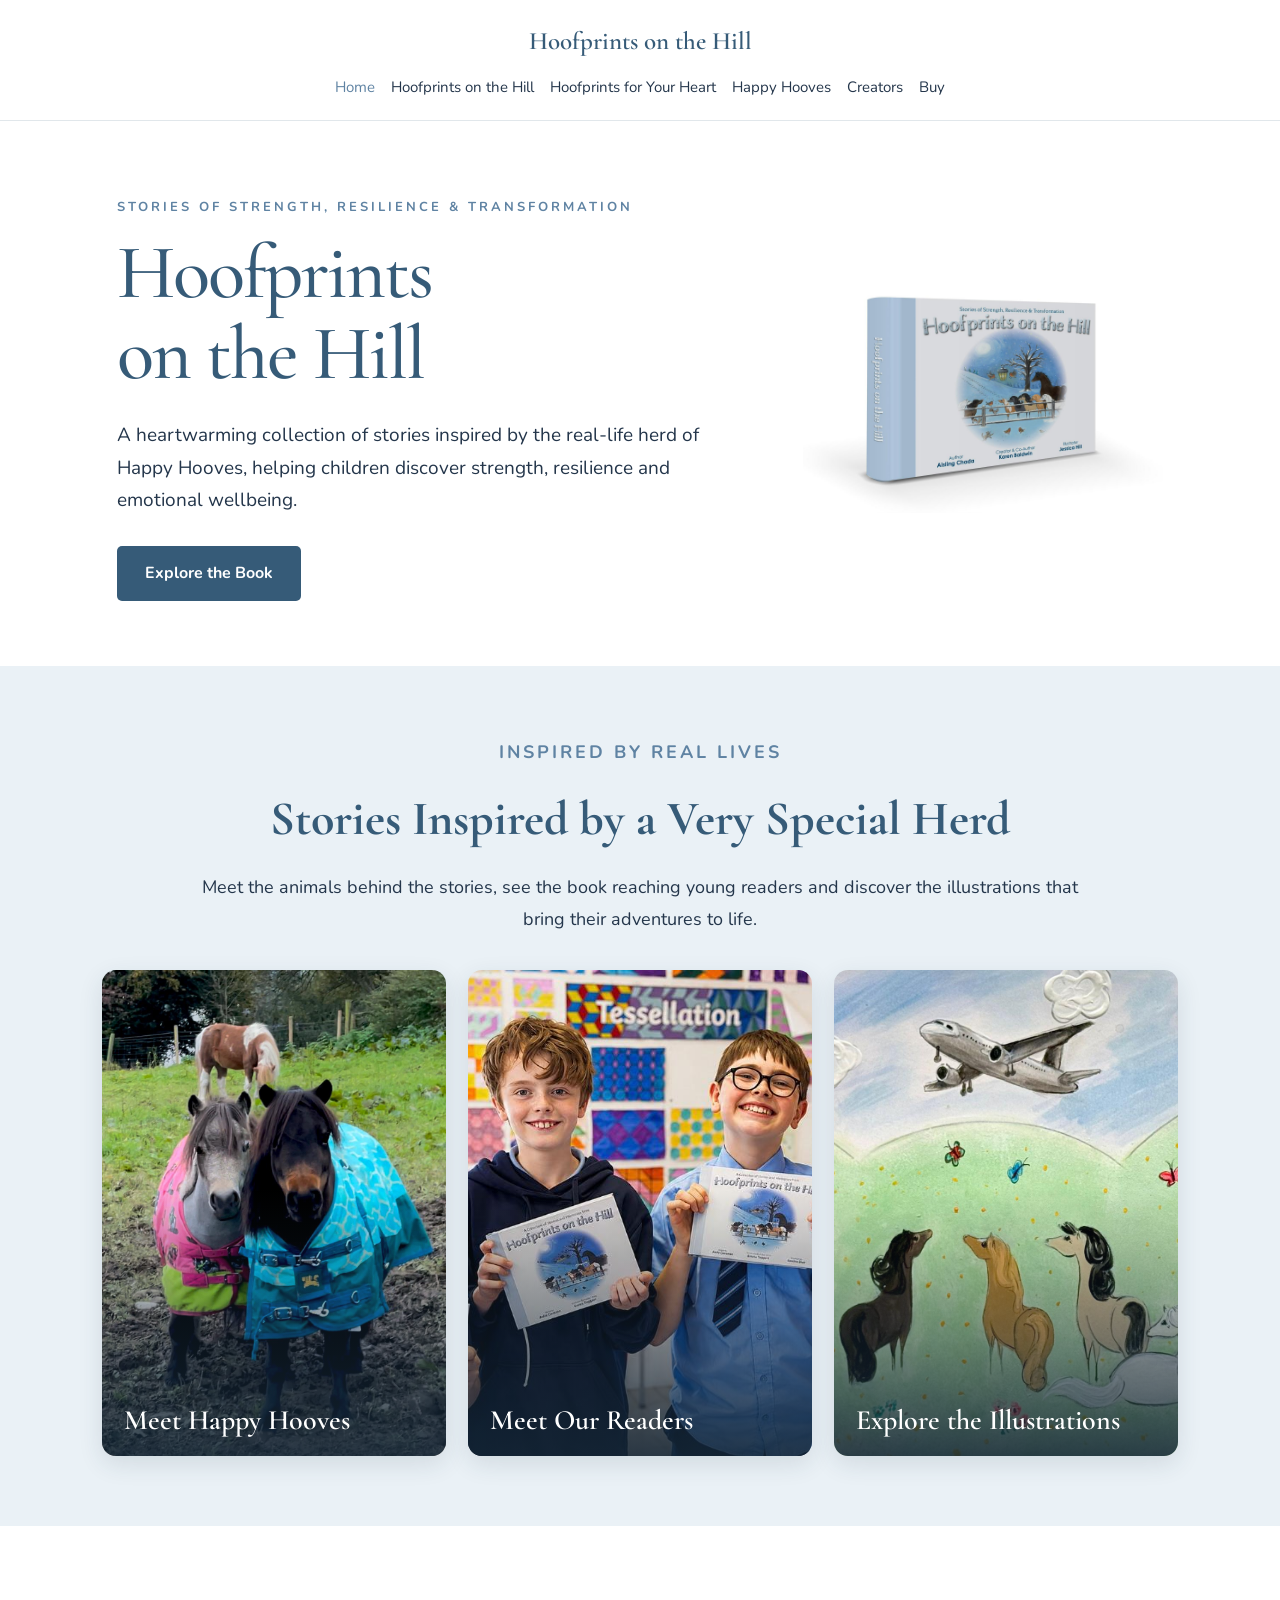
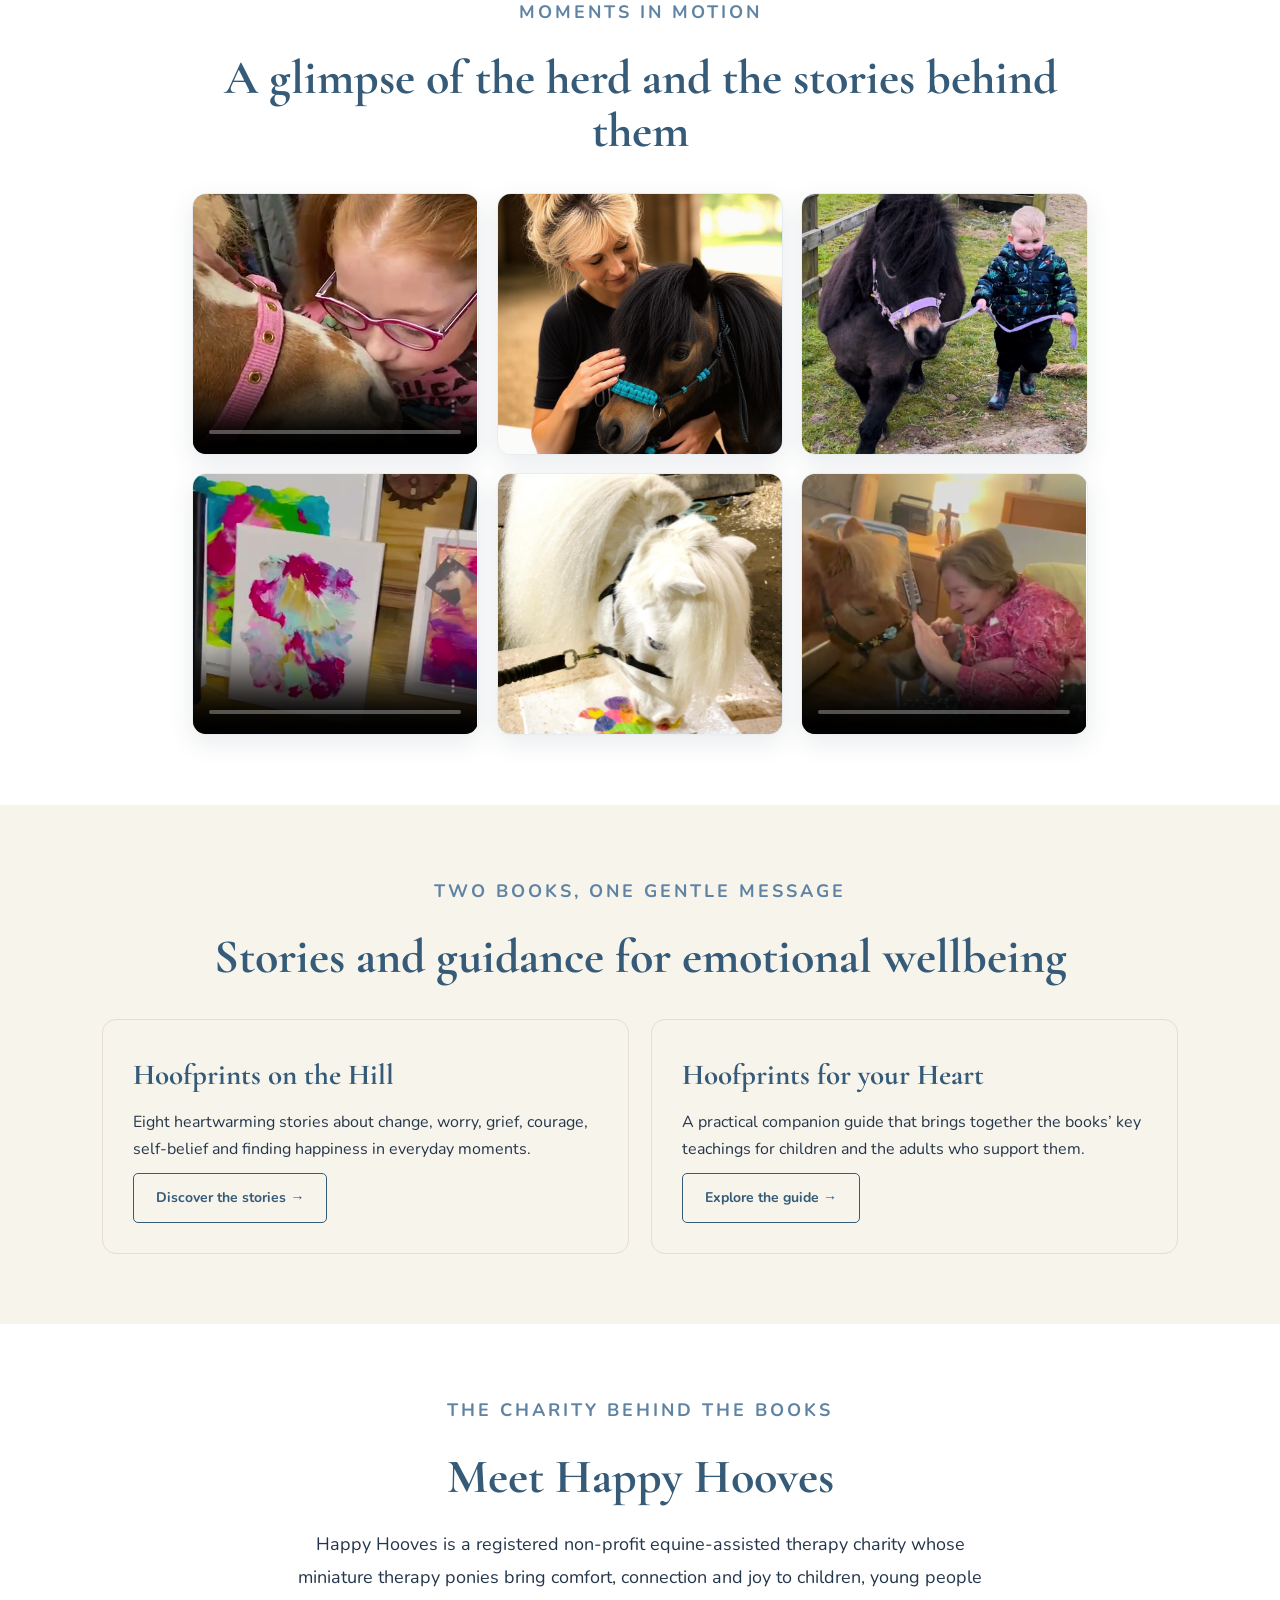
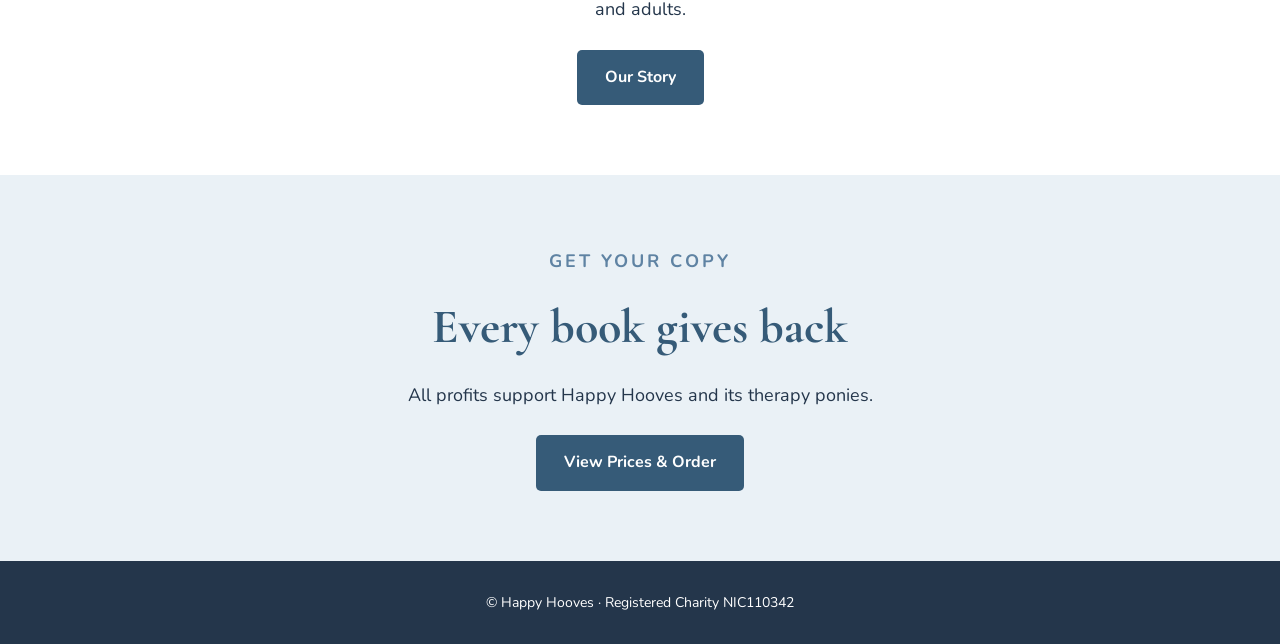
<file: index.html>
<!DOCTYPE html>
<html lang="en">
<head>
    <meta charset="UTF-8"><meta name="viewport" content="width=device-width, initial-scale=1.0">
    <title>Hoofprints on the Hill | Happy Hooves</title>
    <meta name="description" content="Heartwarming stories inspired by the Happy Hooves herd, helping children discover strength, resilience and emotional wellbeing.">
    <link rel="preconnect" href="https://fonts.googleapis.com"><link rel="preconnect" href="https://fonts.gstatic.com" crossorigin>
    <link href="https://fonts.googleapis.com/css2?family=Cormorant+Garamond:wght@400;500;600&amp;family=Nunito:wght@400;600;700&amp;display=swap" rel="stylesheet"><link rel="stylesheet" href="styles.css">
</head>
<body>
<header><nav><a class="logo" href="index.html">Hoofprints on the Hill</a><div class="nav-links"><a href="index.html" aria-current="page">Home</a><a href="the-book.html">Hoofprints on the Hill</a><a href="heart.html">Hoofprints for Your Heart</a><a href="happy-hooves.html">Happy Hooves</a><a href="creators.html">Creators</a><a href="buy.html">Buy</a></div></nav></header>
<main>
    <section class="hero"><div class="hero-text"><p class="eyebrow">Stories of Strength, Resilience &amp; Transformation</p><h1>Hoofprints<br>on the Hill</h1><p class="subtitle">A heartwarming collection of stories inspired by the real-life herd of Happy Hooves, helping children discover strength, resilience and emotional wellbeing.</p><a href="the-book.html" class="button">Explore the Book</a></div><img src="book-thickness.jpg" alt="Hoofprints on the Hill book showing its cover and spine" class="book-cover-image"></section>
    <section class="section section-wide centered blue-tinted"><p class="eyebrow">Inspired by Real Lives</p><h2>Stories Inspired by a Very Special Herd</h2><p>Meet the animals behind the stories, see the book reaching young readers and discover the illustrations that bring their adventures to life.</p><div class="home-photo-grid"><a class="home-photo-card" href="happy-hooves.html"><img src="happy-hooves.jpg" alt="The Happy Hooves therapy ponies"><span>Meet Happy Hooves</span></a><a class="home-photo-card" href="the-book.html"><img src="gallery/readers/reader-01.jpeg" alt="Young readers holding copies of Hoofprints on the Hill"><span>Meet Our Readers</span></a><a class="home-photo-card" href="the-book.html"><img src="gallery/book/illustration-01.jpeg" alt="An illustration of the Happy Hooves herd"><span>Explore the Illustrations</span></a></div></section>
    <section class="section section-wide centered"><p class="eyebrow">Moments in Motion</p><h2>A glimpse of the herd and the stories behind them</h2><div class="home-mix-grid"><article class="home-mix-card"><video controls preload="metadata" playsinline poster="videos/posters/happy-hooves-08.jpg"><source src="videos/happy-hooves-08.mp4" type="video/mp4">Your browser does not support embedded video.</video></article><article class="home-mix-card"><img src="gallery/happy-hooves/visit-002.jpeg" alt="Happy Hooves pony close-up"></article><article class="home-mix-card"><img src="gallery/happy-hooves/visit-003.jpeg" alt="Happy Hooves pony in the field"></article><article class="home-mix-card"><video controls preload="metadata" playsinline poster="videos/posters/happy-hooves-12.jpg"><source src="videos/happy-hooves-12.mp4" type="video/mp4">Your browser does not support embedded video.</video></article><article class="home-mix-card"><img src="gallery/happy-hooves/visit-006.jpeg" alt="Happy Hooves pony and visitor"></article><article class="home-mix-card"><video controls preload="metadata" playsinline poster="videos/posters/happy-hooves-17.jpg"><source src="videos/happy-hooves-17.mp4" type="video/mp4">Your browser does not support embedded video.</video></article></div></section>
    <section class="section section-wide centered tinted"><p class="eyebrow">Two Books, One Gentle Message</p><h2>Stories and guidance for emotional wellbeing</h2><div class="story-grid"><article class="story-card"><h3>Hoofprints on the Hill</h3><p>Eight heartwarming stories about change, worry, grief, courage, self-belief and finding happiness in everyday moments.</p><p><a href="the-book.html" class="outline-link">Discover the stories →</a></p></article><article class="story-card"><h3>Hoofprints for your Heart</h3><p>A practical companion guide that brings together the books’ key teachings for children and the adults who support them.</p><p><a href="heart.html" class="outline-link">Explore the guide →</a></p></article></div></section>
    <section class="section centered"><p class="eyebrow">The Charity Behind the Books</p><h2>Meet Happy Hooves</h2><p>Happy Hooves is a registered non-profit equine-assisted therapy charity whose miniature therapy ponies bring comfort, connection and joy to children, young people and adults.</p><a href="happy-hooves.html" class="button">Our Story</a></section>
    <section class="section cta"><p class="eyebrow">Get Your Copy</p><h2>Every book gives back</h2><p>All profits support Happy Hooves and its therapy ponies.</p><a href="buy.html" class="button">View Prices &amp; Order</a></section>
</main>
<footer><p>© Happy Hooves · Registered Charity NIC110342</p></footer>
</body></html>
</file>
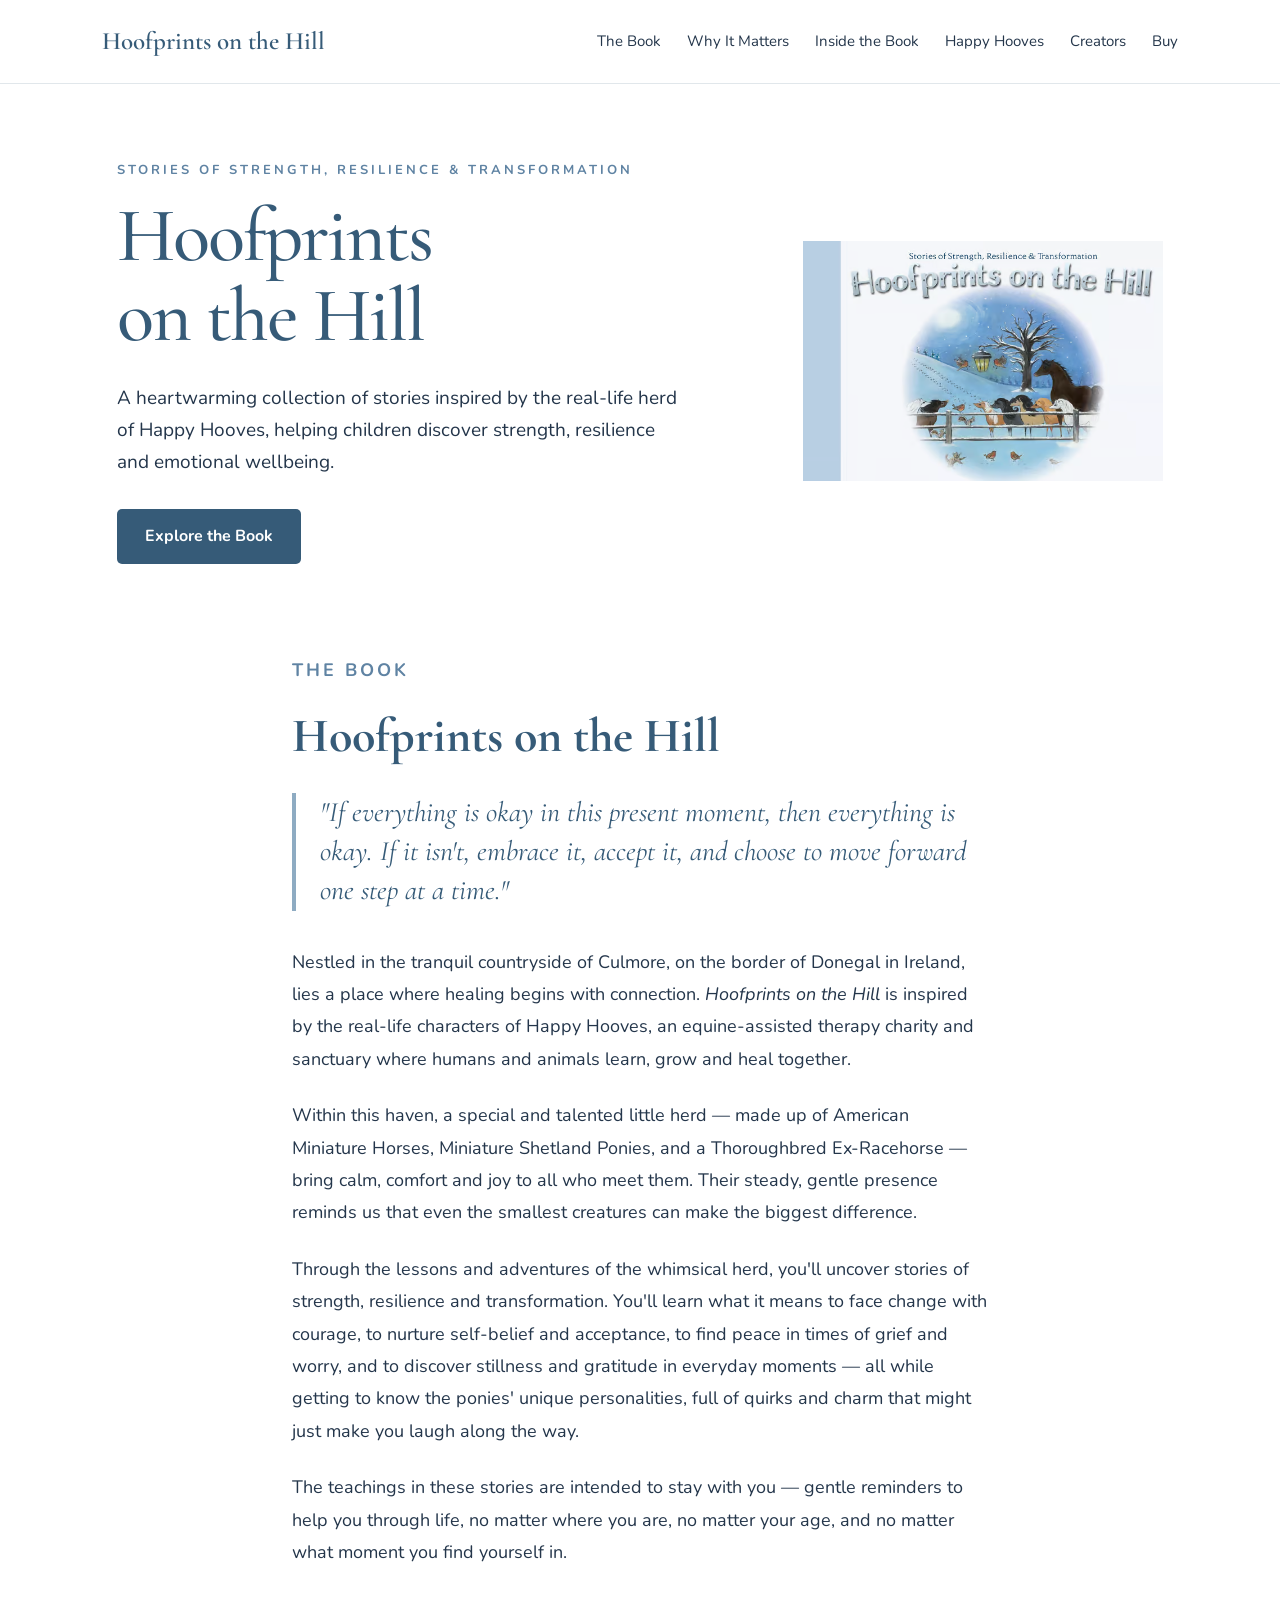
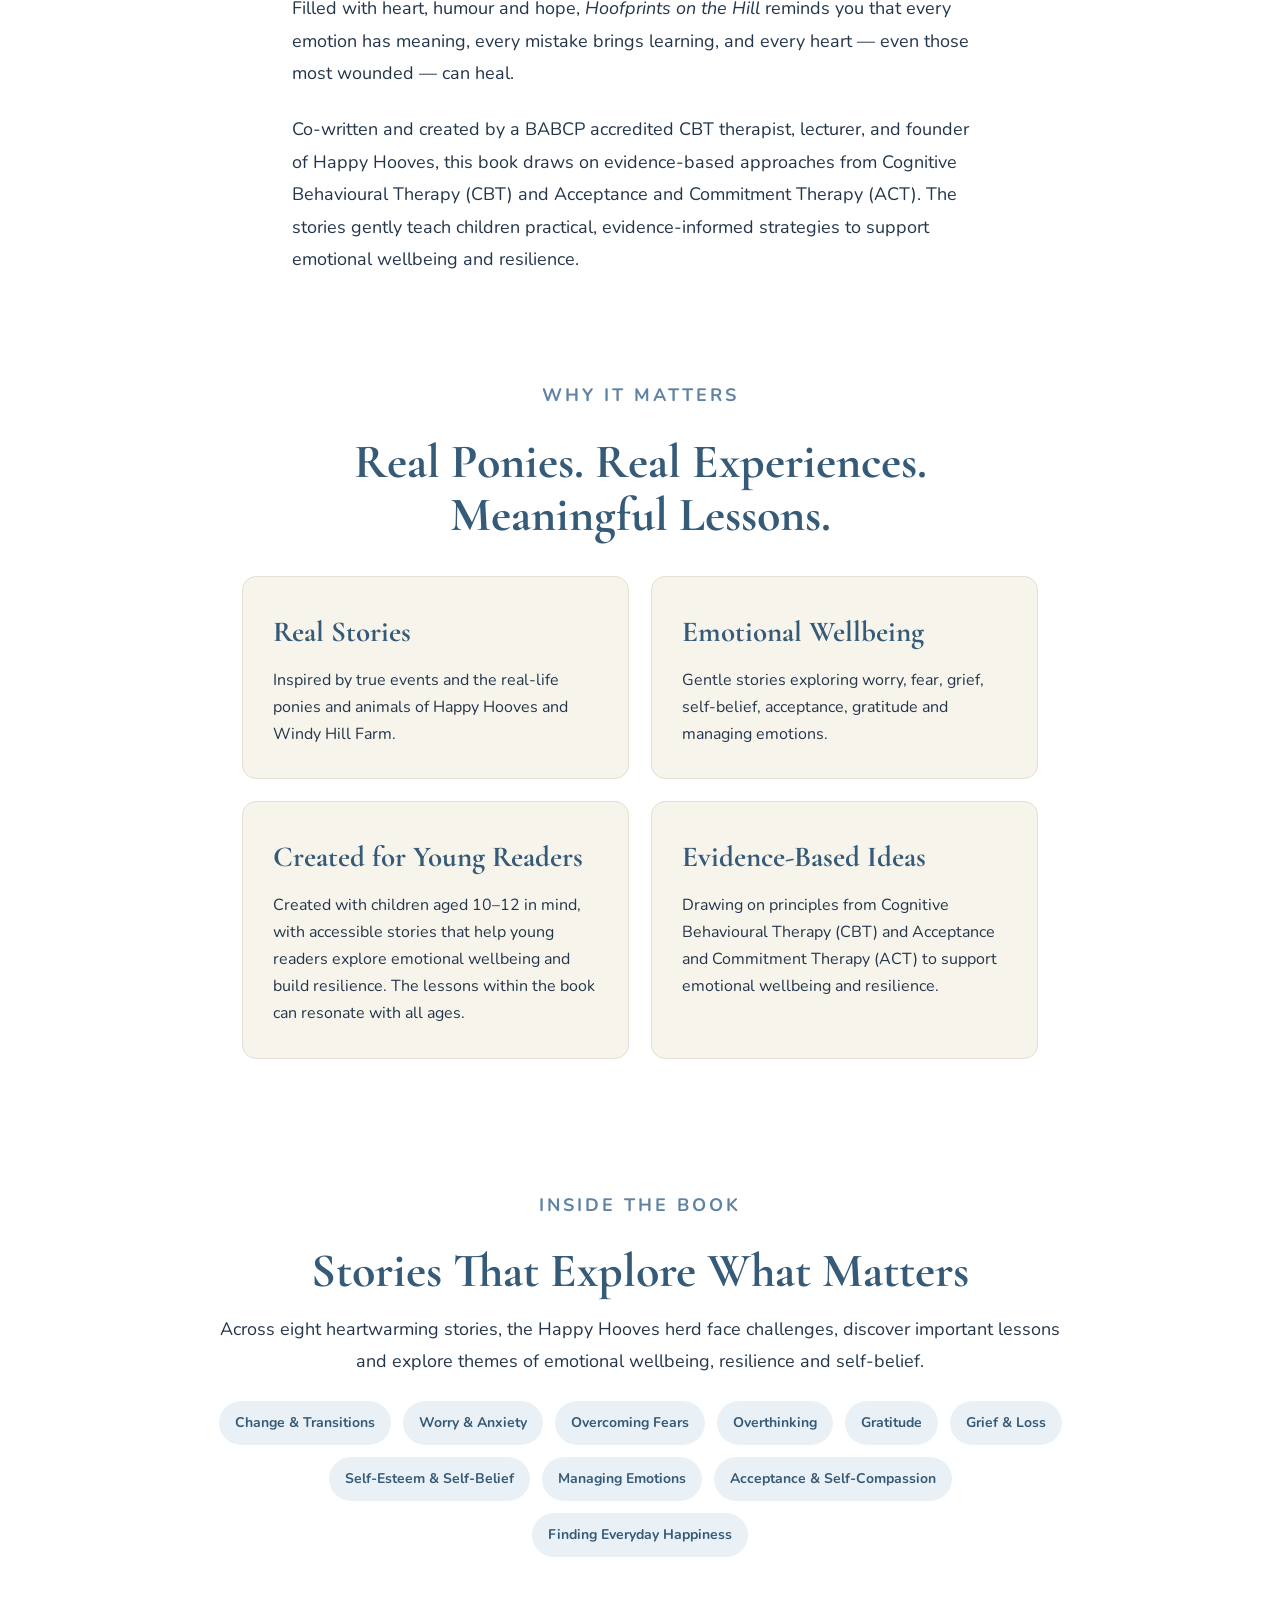
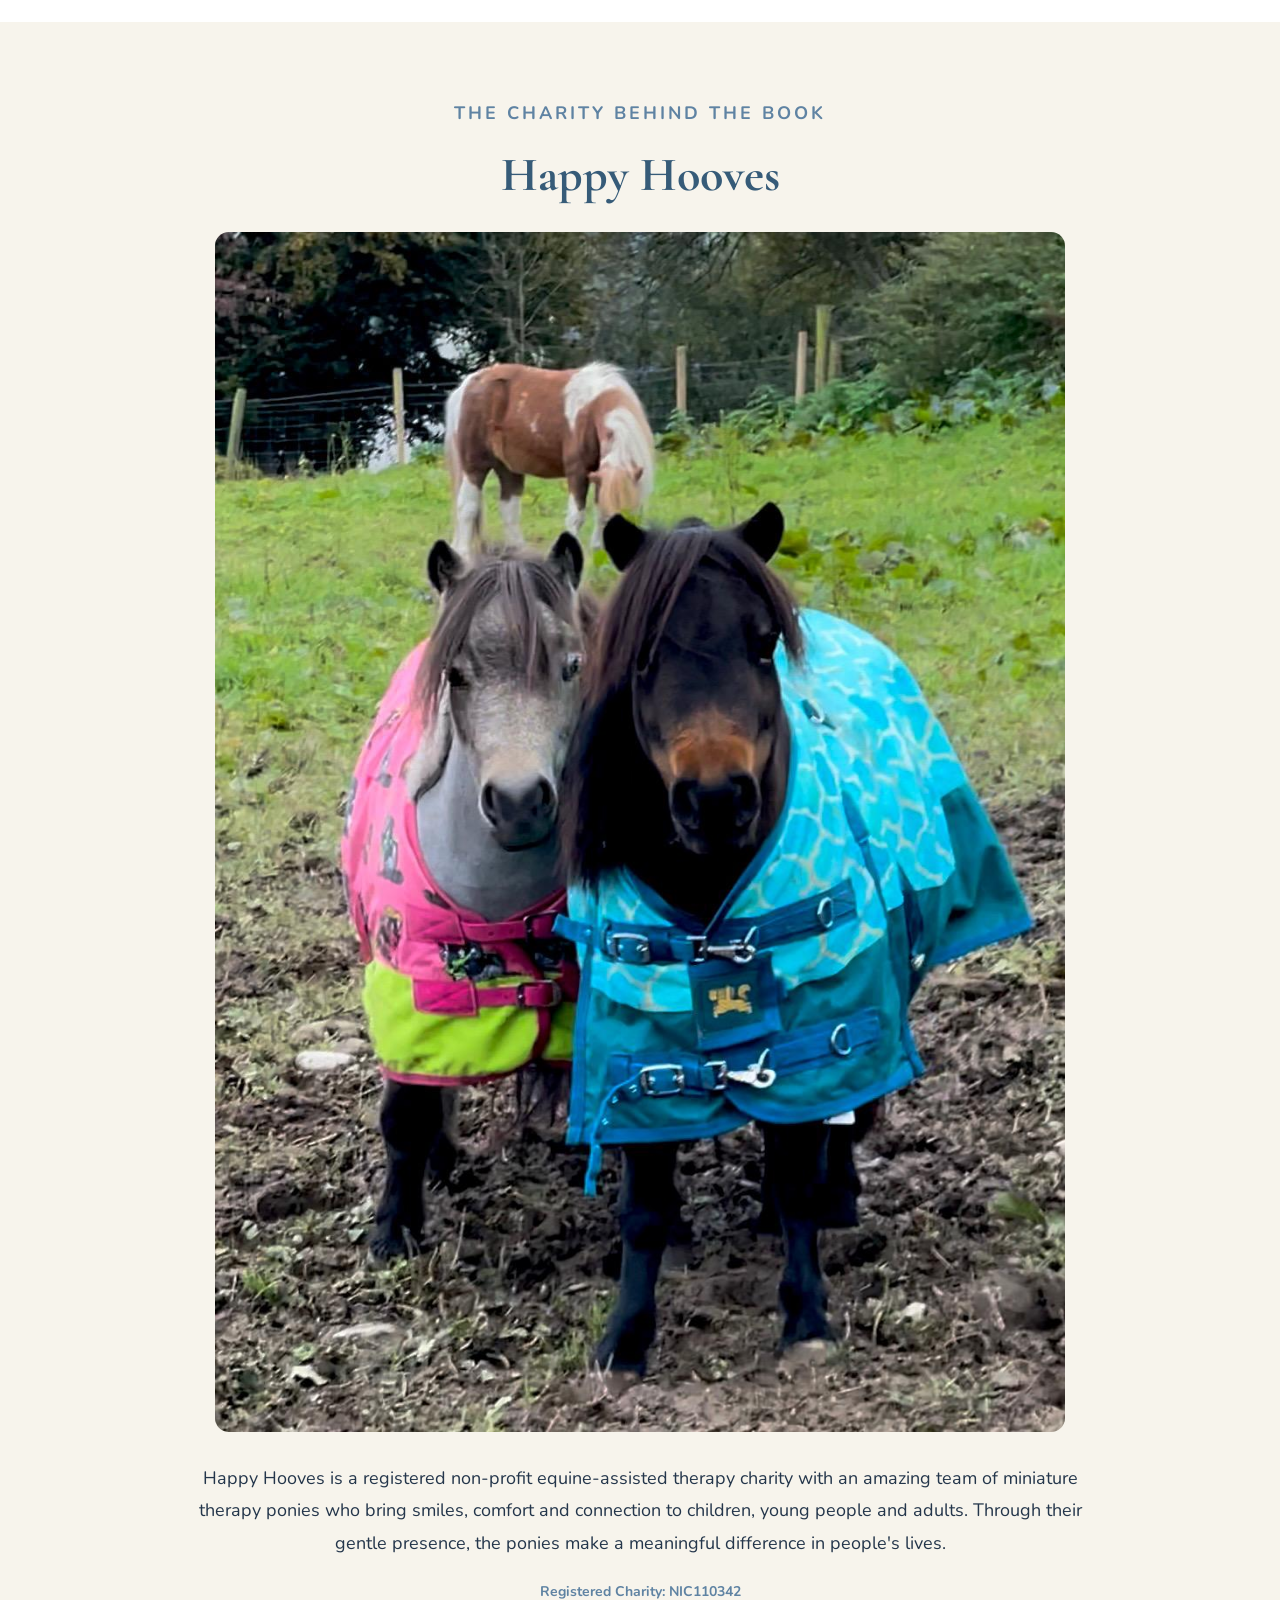
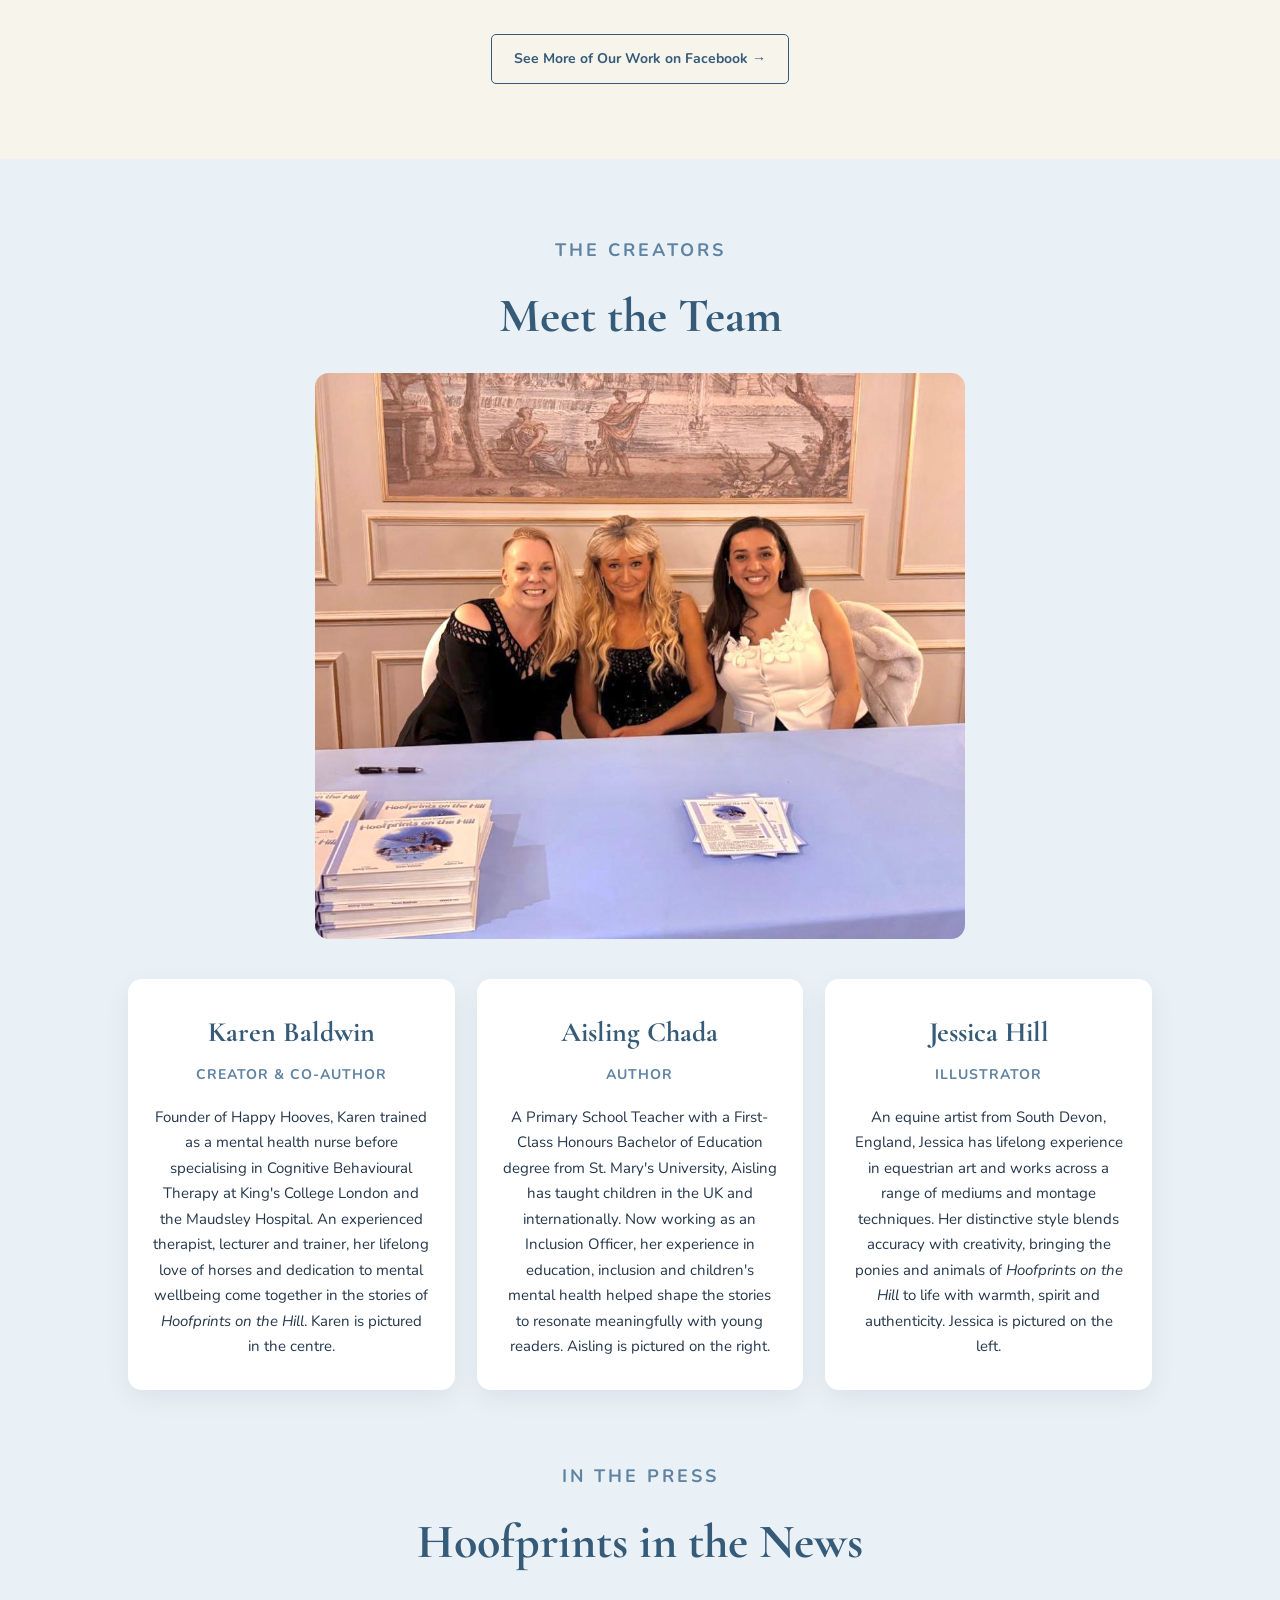
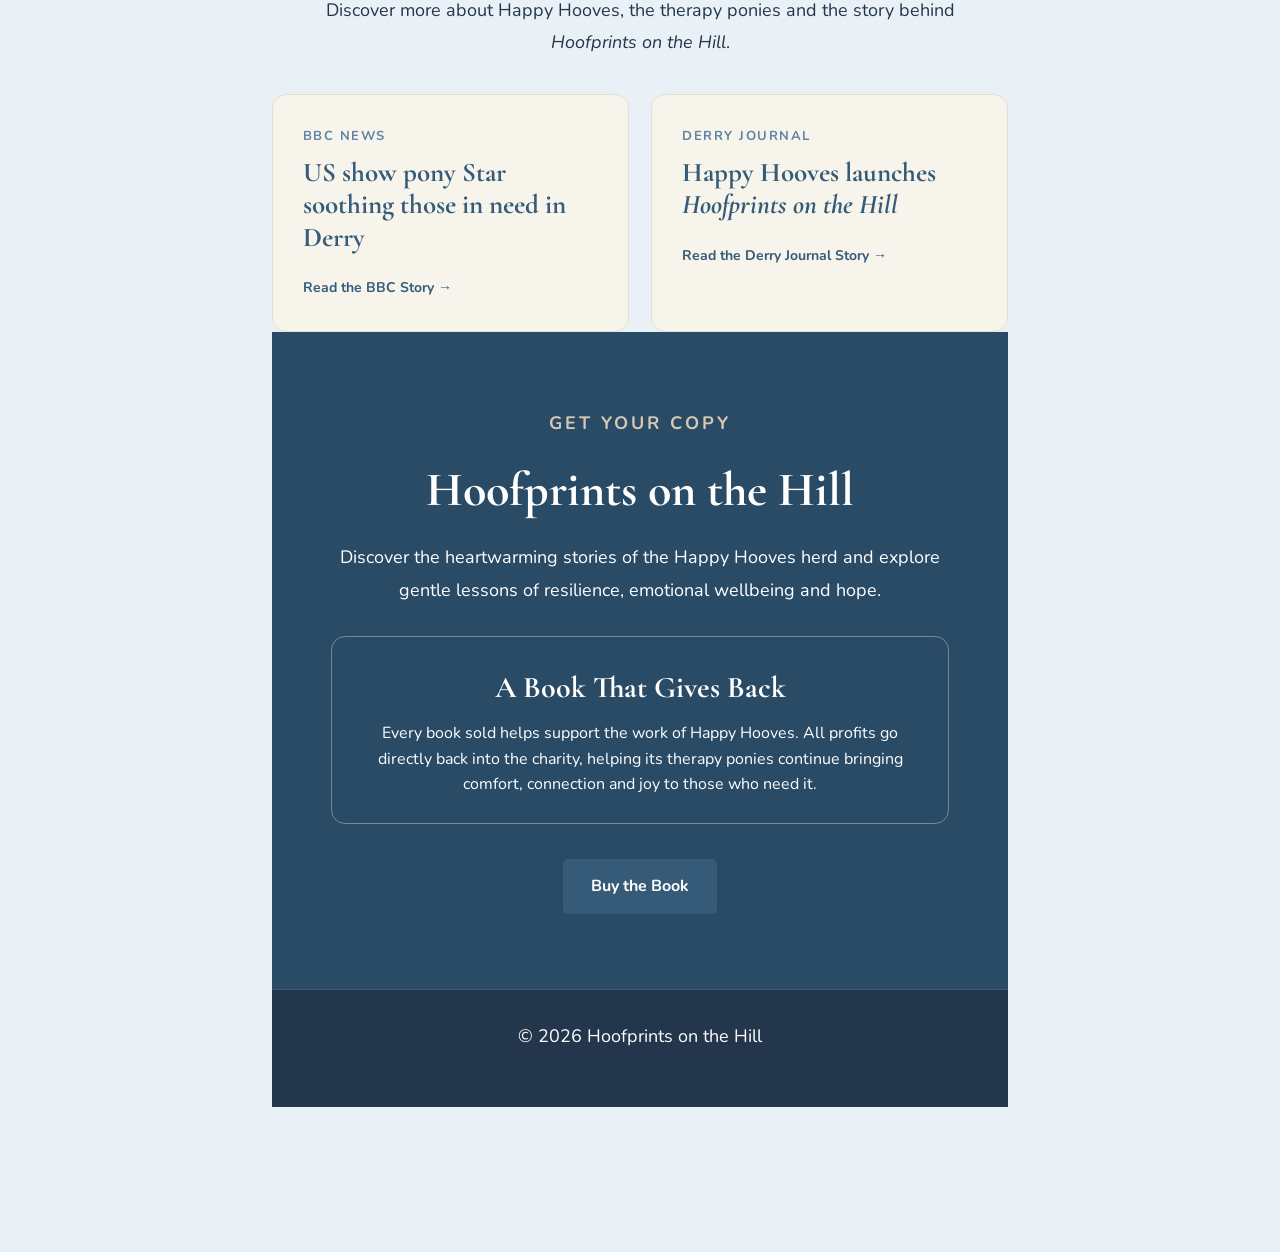
<file:     index.html>
<!DOCTYPE html>
<html lang="en">
<head>
    <meta charset="UTF-8">
    <meta name="viewport" content="width=device-width, initial-scale=1.0">
    <title>Hoofprints on the Hill</title>
    <link rel="preconnect" href="https://fonts.googleapis.com">
<link rel="preconnect" href="https://fonts.gstatic.com" crossorigin>
<link href="https://fonts.googleapis.com/css2?family=Cormorant+Garamond:wght@400;500;600&family=Nunito:wght@400;600;700&display=swap" rel="stylesheet">
    

   <style>
    * {
        box-sizing: border-box;
        margin: 0;
        padding: 0;
    }

    body {
        font-family: 'Nunito', sans-serif;
        color: #24364b;
        background: #ffffff;
        line-height: 1.7;
    }

    header {
        background: #ffffff;
        padding: 20px 8%;
        border-bottom: 1px solid #e1e7eb;
    }

    nav {
        display: flex;
        justify-content: space-between;
        align-items: center;
        max-width: 1200px;
        margin: auto;
    }

    .logo {
        font-family: 'Cormorant Garamond', serif;
        font-size: 25px;
        font-weight: 600;
        color: #365b78;
    }

    nav a {
        color: #24364b;
        text-decoration: none;
        margin-left: 22px;
        font-size: 15px;
    }

    nav a:hover {
        color: #5f83a3;
    }

    /* HERO */

    .hero {
        min-height: auto;
        display: flex;
        align-items: center;
        justify-content: space-between;
        gap: 70px;
        max-width: 1250px;
        margin: auto;
        padding: 75px 8% 45px;
    }

    .hero-text {
        flex: 1;
    }

    .eyebrow {
        text-transform: uppercase;
        letter-spacing: 3px;
        font-size: 13px;
        margin-bottom: 15px;
        color: #5f83a3;
        font-weight: 700;
    }

    h1 {
        font-family: 'Cormorant Garamond', serif;
        font-size: clamp(52px, 6vw, 78px);
        line-height: 1.05;
        margin-bottom: 25px;
        color: #365b78;
        font-weight: 500;
        letter-spacing: -2px;
    }

    .subtitle {
        font-size: 19px;
        max-width: 560px;
        margin-bottom: 30px;
        line-height: 1.7;
    }

    .button {
        display: inline-block;
        background: #365b78;
        color: white;
        padding: 14px 28px;
        border-radius: 5px;
        text-decoration: none;
        font-weight: 700;
    }

    .button:hover {
        background: #294b66;
    }
.book-cover {
    width: 100%;
    max-width: 360px;
    height: auto;
    aspect-ratio: 360 / 500;
    box-sizing: border-box;
    background: #d8c8b2;
    display: flex;
    align-items: center;
    justify-content: center;
    text-align: center;
    font-size: 30px;
    padding: 30px;
    box-shadow: 15px 15px 0 #c2b099;
    flex-shrink: 1;
}

    /* GENERAL SECTIONS */

    .section {
        max-width: 900px;
        margin: auto;
        padding: 70px 8%;
    }

    .section h2 {
        font-family: 'Cormorant Garamond', serif;
        font-size: 48px;
        line-height: 1.1;
        color: #365b78;
        margin-bottom: 25px;
    }

    .section p {
        font-size: 18px;
        line-height: 1.8;
        margin-bottom: 24px;
    }

    /* BOOK */

    .book-section {
        padding-top: 45px;
        padding-bottom: 35px;
    }

    .book-quote {
        font-family: 'Cormorant Garamond', serif;
        font-size: 28px !important;
        line-height: 1.4 !important;
        color: #365b78;
        font-style: italic;
        border-left: 4px solid #8eabc2;
        padding-left: 24px;
        margin: 30px 0 35px !important;
    }

    .book-final {
        margin-bottom: 0 !important;
    }

    /* MORE THAN A STORY */

    .story-highlights {
        max-width: 1000px;
        margin: auto;
        padding: 45px 8% 65px;
        text-align: center;
    }

    .story-highlights .eyebrow {
        text-align: center;
    }

    .story-highlights h2 {
        text-align: center;
        margin-bottom: 15px;
    }

    .story-grid {
        display: grid;
        grid-template-columns: repeat(2, 1fr);
        gap: 22px;
        max-width: 900px;
        margin: 35px auto 0;
    }

    .story-card {
        background: #f7f4ec;
        padding: 30px;
        border: 1px solid #e4ded4;
        border-radius: 14px;
        text-align: left;
    }

    .story-card h3 {
        font-family: 'Cormorant Garamond', serif;
        font-size: 29px;
        color: #365b78;
        margin-bottom: 10px;
    }

    .story-card p {
        font-size: 16px;
        line-height: 1.7;
        margin-bottom: 0;
    }

    /* INSIDE THE BOOK */

    .book-themes {
        max-width: 1050px;
        margin: auto;
        padding: 65px 8%;
        text-align: center;
    }

    .book-themes h2 {
        margin-bottom: 15px;
    }

    .themes-intro {
        max-width: 750px;
        margin: 0 auto 30px !important;
    }

    .themes-grid {
        display: flex;
        flex-wrap: wrap;
        justify-content: center;
        gap: 12px;
        max-width: 850px;
        margin: auto;
    }

    .themes-grid span {
        background: #eaf1f6;
        color: #365b78;
        padding: 10px 16px;
        border-radius: 30px;
        font-size: 14px;
        font-weight: 700;
    }

    /* HAPPY HOOVES */

    .happy-hooves {
        max-width: none;
        padding: 75px 12%;
        text-align: center;
        background: #f7f4ec;
    }

    .happy-hooves h2 {
        margin-bottom: 20px;
    }

    .happy-hooves p {
    max-width: 900px;
    margin: 0 auto 20px;
    text-align: center;
}

    .facebook-link {
    display: inline-block;
    margin-top: 10px;
    padding: 12px 22px;
    border: 1px solid #365b78;
    border-radius: 5px;
    color: #365b78;
    text-decoration: none;
    font-weight: 700;
    font-size: 14px;
}

.facebook-link:hover {
    background: #365b78;
    color: white;
}

    .charity-registration {
    font-size: 14px !important;
    font-weight: 700;
    color: #5f83a3;
    margin-top: 20px !important;
}

    /* CREATORS */

    .author {
        background: #eaf1f6;
        max-width: none;
        padding: 75px 10%;
        text-align: center;
    }

    .creator-grid {
        display: grid;
        grid-template-columns: repeat(3, 1fr);
        gap: 22px;
        max-width: 1050px;
        margin: 35px auto 0;
    }
    .creator-photo-names {
    max-width: 650px;
    margin: -25px auto 40px;
    display: grid;
    grid-template-columns: repeat(3, 1fr);
    text-align: center;
    gap: 10px;
}

.creator-photo-names div {
    display: flex;
    flex-direction: column;
    gap: 3px;
}

.creator-photo-names strong {
    color: #365b78;
    font-family: 'Cormorant Garamond', serif;
    font-size: 20px;
}

.creator-photo-names span {
    color: #5f83a3;
    font-size: 13px;
    font-weight: 700;
}
.creators-image {
    width: 100%;
    max-width: 650px;
    height: auto;
    display: block;
    margin: 30px auto 40px;
    border-radius: 14px;
}
    .creator-card {
        background: #ffffff;
        padding: 30px 25px;
        border-radius: 14px;
        box-shadow: 0 8px 25px rgba(36, 54, 75, 0.08);
    }

    .creator-card h3 {
        font-family: 'Cormorant Garamond', serif;
        font-size: 28px;
        color: #365b78;
        margin-bottom: 5px;
    }

    .creator-card p {
        margin-bottom: 0;
    }

    .creator-role {
        color: #5f83a3;
        font-weight: 700;
        font-size: 14px !important;
        text-transform: uppercase;
        letter-spacing: 1px;
        margin-bottom: 18px !important;
    }

    .creator-bio {
        color: #24364b;
        font-size: 15px !important;
        line-height: 1.7 !important;
    }

    /* BUY */

    .buy {
        text-align: center;
        background: #294b66;
        color: white;
        max-width: none;
        padding: 75px 8%;
    }

    .buy h2 {
        color: white;
    }

    .buy .eyebrow {
        color: #d8c8b2;
    }

    .buy-text {
        max-width: 650px;
        margin: 0 auto 25px !important;
    }

    .book-details {
        font-size: 15px !important;
        font-weight: 700;
        margin-bottom: 25px !important;
    }

    .charity-message {
    max-width: 650px;
    margin: 30px auto 35px;
    padding: 25px 30px;
    border: 1px solid rgba(255, 255, 255, 0.35);
    border-radius: 14px;
}

    .charity-message h3 {
        font-family: 'Cormorant Garamond', serif;
        font-size: 30px;
        margin-bottom: 8px;
    }

    .charity-message p {
        font-size: 16px !important;
        line-height: 1.6 !important;
        margin-bottom: 0 !important;
    }

    /* PRESS */

    .press-section {
        text-align: center;
    }

    .press-section p {
        max-width: 700px;
        margin-left: auto;
        margin-right: auto;
    }

    .press-link {
        color: #365b78;
        font-weight: 700;
        text-decoration: none;
    }
    .press-grid {
    display: grid;
    grid-template-columns: repeat(2, 1fr);
    gap: 22px;
    max-width: 900px;
    margin: 35px auto 0;
}

.press-card {
    display: block;
    background: #f7f4ec;
    border: 1px solid #e4ded4;
    border-radius: 14px;
    padding: 30px;
    text-align: left;
    text-decoration: none;
    color: #24364b;
    transition: transform 0.2s ease;
}

.press-card:hover {
    transform: translateY(-3px);
}

.press-source {
    display: block;
    color: #5f83a3;
    font-size: 13px;
    font-weight: 700;
    text-transform: uppercase;
    letter-spacing: 1.5px;
    margin-bottom: 10px;
}

.press-card h3 {
    font-family: 'Cormorant Garamond', serif;
    font-size: 27px;
    line-height: 1.2;
    color: #365b78;
    margin-bottom: 20px;
}

.press-read {
    color: #365b78;
    font-size: 14px;
    font-weight: 700;
}

    /* FOOTER */

    footer {
        background: #24364b;
        color: white;
        text-align: center;
        padding: 30px;
        border-top: 1px solid #365b78;
    }

    footer p {
        margin: 0;
        font-size: 14px;
    }
.happy-hooves-image {
    width: 100%;
    max-width: 850px;
    height: auto;
    display: block;
    margin: 30px auto;
    border-radius: 14px;
}
.book-cover-image {
    width: 100%;
    max-width: 360px;
    height: auto;
    display: block;
    margin: 30px auto;
}
    /* MOBILE */

    @media (max-width: 800px) {

        header {
            padding: 18px 6%;
        }

  nav {
    display: grid;
    grid-template-columns: repeat(2, minmax(0, 1fr));
    gap: 8px;
    width: 100%;
    max-width: 100%;
    margin: 0;
    box-sizing: border-box;
}

nav a {
    margin: 0;
    padding: 4px 6px;
    width: auto;
    min-width: 0;
    box-sizing: border-box;
    text-align: center;
    font-size: 11px;
    white-space: nowrap;
    border: 1px solid #d8c8b2;
    border-radius: 6px;
}

        .hero {
            flex-direction: column;
            text-align: center;
            gap: 45px;
            padding: 55px 8% 40px;
        }

        .subtitle {
            margin-left: auto;
            margin-right: auto;
        }

        .book-cover {
            width: 280px;
            height: 390px;
        }

        .section {
            padding: 55px 8%;
        }

        .section h2 {
            font-size: 40px;
        }

        .book-section {
            padding-top: 40px;
            padding-bottom: 30px;
        }

        .book-quote {
            font-size: 24px !important;
            padding-left: 18px;
        }

        .story-highlights {
            padding: 40px 8% 55px;
        }

        .story-grid {
            grid-template-columns: 1fr;
            gap: 18px;
        }

        .book-themes {
            padding: 50px 8%;
        }

        .happy-hooves {
            padding: 60px 8%;
        }

        .author {
            padding: 60px 8%;
        }

        .creator-grid {
            grid-template-columns: 1fr;
            gap: 18px;
        }

        .buy {
            padding: 60px 8%;
        }
        .press-grid {
    grid-template-columns: 1fr;
    gap: 18px;
}

.press-card {
    padding: 25px;
}
    }
</style> 
</head>

<body>

    <header>
        <nav>
            <div class="logo">Hoofprints on the Hill</div>

            <div>
                <a href="#book">The Book</a>
                <a href="#why">Why It Matters</a>
                <a href="#themes">Inside the Book</a>
                <a href="#happy-hooves">Happy Hooves</a>
                <a href="#author">Creators</a>
                <a href="#buy">Buy</a>
            </div>
        </nav>
    </header>

    <section class="hero">

        <div class="hero-text">
            <p class="eyebrow">Stories of Strength, Resilience & Transformation</p>

            <h1>Hoofprints<br>on the Hill</h1>

            <p class="subtitle">
                A heartwarming collection of stories inspired by the real-life herd of Happy Hooves, helping children discover strength, resilience and emotional wellbeing.
            </p>

            <a href="#buy" class="button">Explore the Book</a>
        </div>

        <img src="book-cover.jpg" alt="Hoofprints on the Hill book cover" class="book-cover-image">
    </section>

    <section id="book" class="section book-section">

        <p class="eyebrow">The Book</p>

        <h2>Hoofprints on the Hill</h2>

         <p class="book-quote">
    "If everything is okay in this present moment, then everything is okay.
    If it isn't, embrace it, accept it, and choose to move forward one step at a time."
</p>

<p>
    Nestled in the tranquil countryside of Culmore, on the border of Donegal
    in Ireland, lies a place where healing begins with connection.
    <em>Hoofprints on the Hill</em> is inspired by the real-life characters
    of Happy Hooves, an equine-assisted therapy charity and sanctuary where
    humans and animals learn, grow and heal together.
</p>

<p>
    Within this haven, a special and talented little herd — made up of
    American Miniature Horses, Miniature Shetland Ponies, and a Thoroughbred
    Ex-Racehorse — bring calm, comfort and joy to all who meet them.
    Their steady, gentle presence reminds us that even the smallest creatures
    can make the biggest difference.
</p>

<p>
    Through the lessons and adventures of the whimsical herd, you'll uncover
    stories of strength, resilience and transformation. You'll learn what it
    means to face change with courage, to nurture self-belief and acceptance,
    to find peace in times of grief and worry, and to discover stillness and
    gratitude in everyday moments — all while getting to know the ponies'
    unique personalities, full of quirks and charm that might just make you
    laugh along the way.
</p>

<p>
    The teachings in these stories are intended to stay with you — gentle
    reminders to help you through life, no matter where you are, no matter
    your age, and no matter what moment you find yourself in.
</p>

<p>
    Filled with heart, humour and hope, <em>Hoofprints on the Hill</em>
    reminds you that every emotion has meaning, every mistake brings learning,
    and every heart — even those most wounded — can heal.
</p>

<p>
    Co-written and created by a BABCP accredited CBT therapist, lecturer,
    and founder of Happy Hooves, this book draws on evidence-based approaches
    from Cognitive Behavioural Therapy (CBT) and Acceptance and Commitment
    Therapy (ACT). The stories gently teach children practical, evidence-informed
    strategies to support emotional wellbeing and resilience.
</p>
        </p>

    </section>
<section id="why" class="section story-highlights">

    <p class="eyebrow">Why It Matters</p>

    <h2>Real Ponies. Real Experiences. Meaningful Lessons.</h2>

    <div class="story-grid">

        <div class="story-card">
            <h3>Real Stories</h3>
            <p>
                Inspired by true events and the real-life ponies and animals of
                Happy Hooves and Windy Hill Farm.
            </p>
        </div>

        <div class="story-card">
            <h3>Emotional Wellbeing</h3>
            <p>
                Gentle stories exploring worry, fear, grief, self-belief,
                acceptance, gratitude and managing emotions.
            </p>
        </div>

        <div class="story-card">
    <h3>Created for Young Readers</h3>
    <p>
        Created with children aged 10–12 in mind, with accessible stories
        that help young readers explore emotional wellbeing and build
        resilience. The lessons within the book can resonate with all ages.
    </p>
</div>

        <div class="story-card">
    <h3>Evidence-Based Ideas</h3>
    <p>
        Drawing on principles from Cognitive Behavioural Therapy (CBT) and
        Acceptance and Commitment Therapy (ACT) to support emotional
        wellbeing and resilience.
    </p>
</div>

    </div>

</section>
<section id="themes" class="section book-themes">
    <p class="eyebrow">Inside the Book</p>
    <h2>Stories That Explore What Matters</h2>

    <p>
    Across eight heartwarming stories, the Happy Hooves herd face challenges,
    discover important lessons and explore themes of emotional wellbeing,
    resilience and self-belief.
</p>

    <div class="themes-grid">
        <span>Change & Transitions</span>
        <span>Worry & Anxiety</span>
        <span>Overcoming Fears</span>
        <span>Overthinking</span>
        <span>Gratitude</span>
        <span>Grief & Loss</span>
        <span>Self-Esteem & Self-Belief</span>
        <span>Managing Emotions</span>
        <span>Acceptance & Self-Compassion</span>
        <span>Finding Everyday Happiness</span>
    </div>
</section>
<section id="happy-hooves" class="section happy-hooves">
    <p class="eyebrow">The Charity Behind the Book</p>
    <h2>Happy Hooves</h2>
    <img src="happy-hooves.jpg" alt="Happy Hooves therapy ponies" class="happy-hooves-image">

   <p class="happy-hooves-intro">
    Happy Hooves is a registered non-profit equine-assisted therapy charity
    with an amazing team of miniature therapy ponies who bring smiles,
    comfort and connection to children, young people and adults. Through
    their gentle presence, the ponies make a meaningful difference in
    people's lives.
</p>

<p class="charity-registration">
    Registered Charity: NIC110342
</p>

<a href="https://www.facebook.com/profile.php?id=100063148903944&sk=photos"
   target="_blank"
   rel="noopener noreferrer"
   class="facebook-link">
    See More of Our Work on Facebook →
</a>

</section>
    <section id="author" class="section author">

        <p class="eyebrow">The Creators</p>

        <h2>Meet the Team</h2>
        <img src="creators.jpg" alt="The creators of Hoofprints on the Hill" class="creators-image">

<div class="creator-grid">

    <div class="creator-card">
    <h3>Karen Baldwin</h3>
    <p class="creator-role">Creator & Co-Author</p>
    <p class="creator-bio">
        <p class="creator-bio">
    Founder of Happy Hooves, Karen trained as a mental health nurse before
    specialising in Cognitive Behavioural Therapy at King's College London
    and the Maudsley Hospital. An experienced therapist, lecturer and trainer,
    her lifelong love of horses and dedication to mental wellbeing come
    together in the stories of <em>Hoofprints on the Hill</em>. Karen is
    pictured in the centre.
</p>
    </p>
</div>

    <div class="creator-card">
    <h3>Aisling Chada</h3>
    <p class="creator-role">Author</p>
    <p class="creator-bio">
    A Primary School Teacher with a First-Class Honours Bachelor of Education
    degree from St. Mary's University, Aisling has taught children in the UK
    and internationally. Now working as an Inclusion Officer, her experience
    in education, inclusion and children's mental health helped shape the
    stories to resonate meaningfully with young readers. Aisling is pictured on the right.
</p>      
    </p>
</div>

    <div class="creator-card">
    <h3>Jessica Hill</h3>
    <p class="creator-role">Illustrator</p>
   <p class="creator-bio">
    An equine artist from South Devon, England, Jessica has lifelong experience
    in equestrian art and works across a range of mediums and montage techniques.
    Her distinctive style blends accuracy with creativity, bringing the ponies
    and animals of <em>Hoofprints on the Hill</em> to life with warmth,
    spirit and authenticity. Jessica is pictured on the left.
</p>
    </p>
</div>

</div>
    <section class="section press-section">
    <p class="eyebrow">In the Press</p>
    <h2>Hoofprints in the News</h2>

    <p>
        Discover more about Happy Hooves, the therapy ponies and the story
        behind <em>Hoofprints on the Hill</em>.
    </p>

    <div class="press-grid">

        <a href="https://www.bbc.com/news/uk-northern-ireland-66280232"
           target="_blank"
           rel="noopener noreferrer"
           class="press-card">
            <span class="press-source">BBC News</span>
            <h3>US show pony Star soothing those in need in Derry</h3>
            <span class="press-read">Read the BBC Story →</span>
        </a>

        <a href="https://www.derryjournal.com/news/people/derry-based-equine-assisted-therapy-charity-happy-hooves-to-launch-new-childrens-book-hoofprints-on-the-hill-5402410"
           target="_blank"
           rel="noopener noreferrer"
           class="press-card">
            <span class="press-source">Derry Journal</span>
            <h3>Happy Hooves launches <em>Hoofprints on the Hill</em></h3>
            <span class="press-read">Read the Derry Journal Story →</span>
        </a>

    </div>
<section id="buy" class="section buy">

    <p class="eyebrow">Get Your Copy</p>

    <h2>Hoofprints on the Hill</h2>

    <p class="buy-text">
        Discover the heartwarming stories of the Happy Hooves herd and explore
        gentle lessons of resilience, emotional wellbeing and hope.
    </p>

    <div class="charity-message">
        <h3>A Book That Gives Back</h3>
        <p>
            Every book sold helps support the work of Happy Hooves. All profits
            go directly back into the charity, helping its therapy ponies continue
            bringing comfort, connection and joy to those who need it.
        </p>
    </div>

    <a href="#" class="button">Buy the Book</a>

</section>

    <footer>
        <p>© 2026 Hoofprints on the Hill</p>
    </footer>

</body>
</html>
</file>
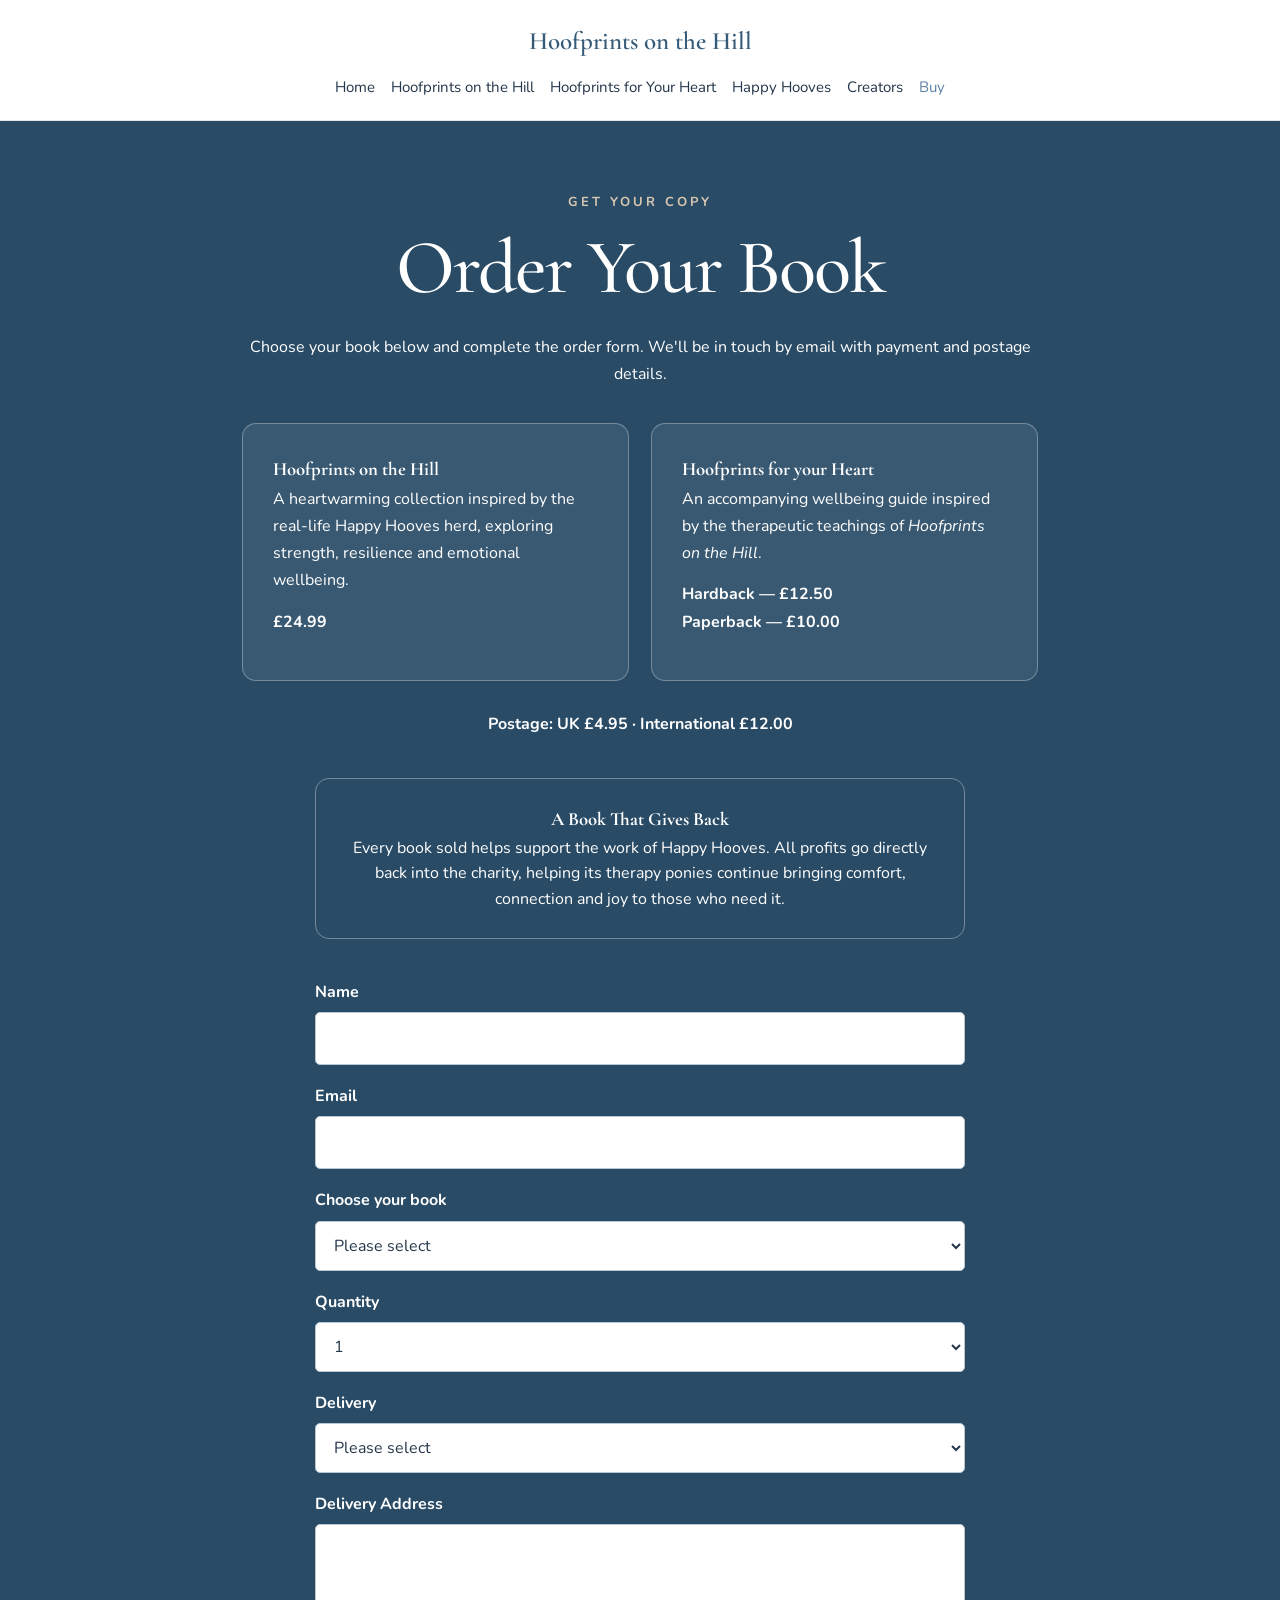
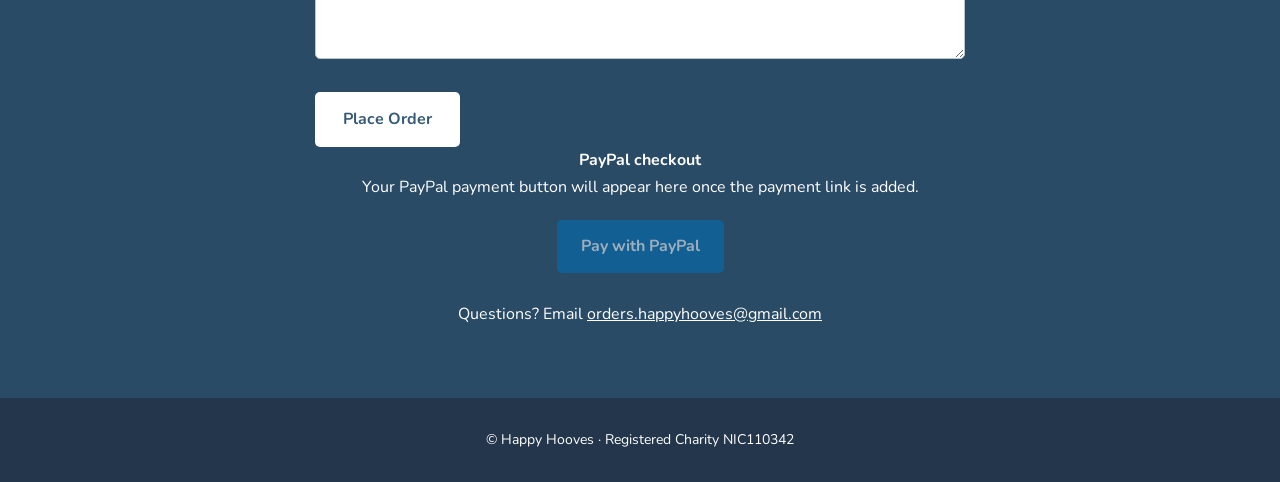
<file: buy.html>
<!DOCTYPE html><html lang="en"><head><meta charset="UTF-8"><meta name="viewport" content="width=device-width, initial-scale=1.0"><title>Buy the Books | Happy Hooves</title><link rel="preconnect" href="https://fonts.googleapis.com"><link rel="preconnect" href="https://fonts.gstatic.com" crossorigin><link href="https://fonts.googleapis.com/css2?family=Cormorant+Garamond:wght@400;500;600&amp;family=Nunito:wght@400;600;700&amp;display=swap" rel="stylesheet"><link rel="stylesheet" href="styles.css"></head><body>
<header><nav><a class="logo" href="index.html">Hoofprints on the Hill</a><div class="nav-links"><a href="index.html">Home</a><a href="the-book.html">Hoofprints on the Hill</a><a href="heart.html">Hoofprints for Your Heart</a><a href="happy-hooves.html">Happy Hooves</a><a href="creators.html">Creators</a><a href="buy.html" aria-current="page">Buy</a></div></nav></header><main class="buy"><div class="buy-inner centered"><p class="eyebrow">Get Your Copy</p><h1>Order Your Book</h1><p>Choose your book below and complete the order form. We'll be in touch by email with payment and postage details.</p>
<div class="book-options"><article class="book-option"><h3>Hoofprints on the Hill</h3><p>A heartwarming collection inspired by the real-life Happy Hooves herd, exploring strength, resilience and emotional wellbeing.</p><strong>£24.99</strong></article><article class="book-option"><h3>Hoofprints for your Heart</h3><p>An accompanying wellbeing guide inspired by the therapeutic teachings of <em>Hoofprints on the Hill</em>.</p><p><strong>Hardback — £12.50</strong><br><strong>Paperback — £10.00</strong></p></article></div>
<p class="postage">Postage: UK £4.95 · International £12.00</p><div class="charity-message"><h3>A Book That Gives Back</h3><p>Every book sold helps support the work of Happy Hooves. All profits go directly back into the charity, helping its therapy ponies continue bringing comfort, connection and joy to those who need it.</p></div>
<form class="order-form" action="https://formsubmit.co/orders.happyhooves@gmail.com" method="POST"><input type="hidden" name="_subject" value="New Hoofprints Book Order"><input type="hidden" name="_captcha" value="false"><label for="name">Name</label><input type="text" id="name" name="Name" autocomplete="name" required><label for="email">Email</label><input type="email" id="email" name="Email" autocomplete="email" required><label for="book">Choose your book</label><select id="book" name="Book" required><option value="">Please select</option><option value="Hoofprints on the Hill - £24.99">Hoofprints on the Hill — £24.99</option><option value="Hoofprints for your Heart - Hardback - £12.50">Hoofprints for your Heart — Hardback — £12.50</option><option value="Hoofprints for your Heart - Paperback - £10.00">Hoofprints for your Heart — Paperback — £10.00</option></select><label for="quantity">Quantity</label><select id="quantity" name="Quantity" required><option value="1">1</option><option value="2">2</option><option value="3">3</option><option value="4">4</option><option value="5">5</option></select><label for="delivery">Delivery</label><select id="delivery" name="Delivery" required><option value="">Please select</option><option value="UK postage - £4.95">UK — £4.95</option><option value="International postage - £12.00">International — £12.00</option></select><label for="address">Delivery Address</label><textarea id="address" name="Delivery Address" rows="4" autocomplete="street-address" required></textarea><button type="submit" class="button button-light">Place Order</button></form><p class="paypal-note"><strong>PayPal checkout</strong><br>Your PayPal payment button will appear here once the payment link is added.</p><a class="paypal-button pending" href="#" aria-disabled="true" onclick="return false;">Pay with PayPal</a><p style="margin-top:28px">Questions? Email <a href="mailto:orders.happyhooves@gmail.com" style="color:white">orders.happyhooves@gmail.com</a></p></div></main><footer><p>© Happy Hooves · Registered Charity NIC110342</p></footer></body></html>
</file>
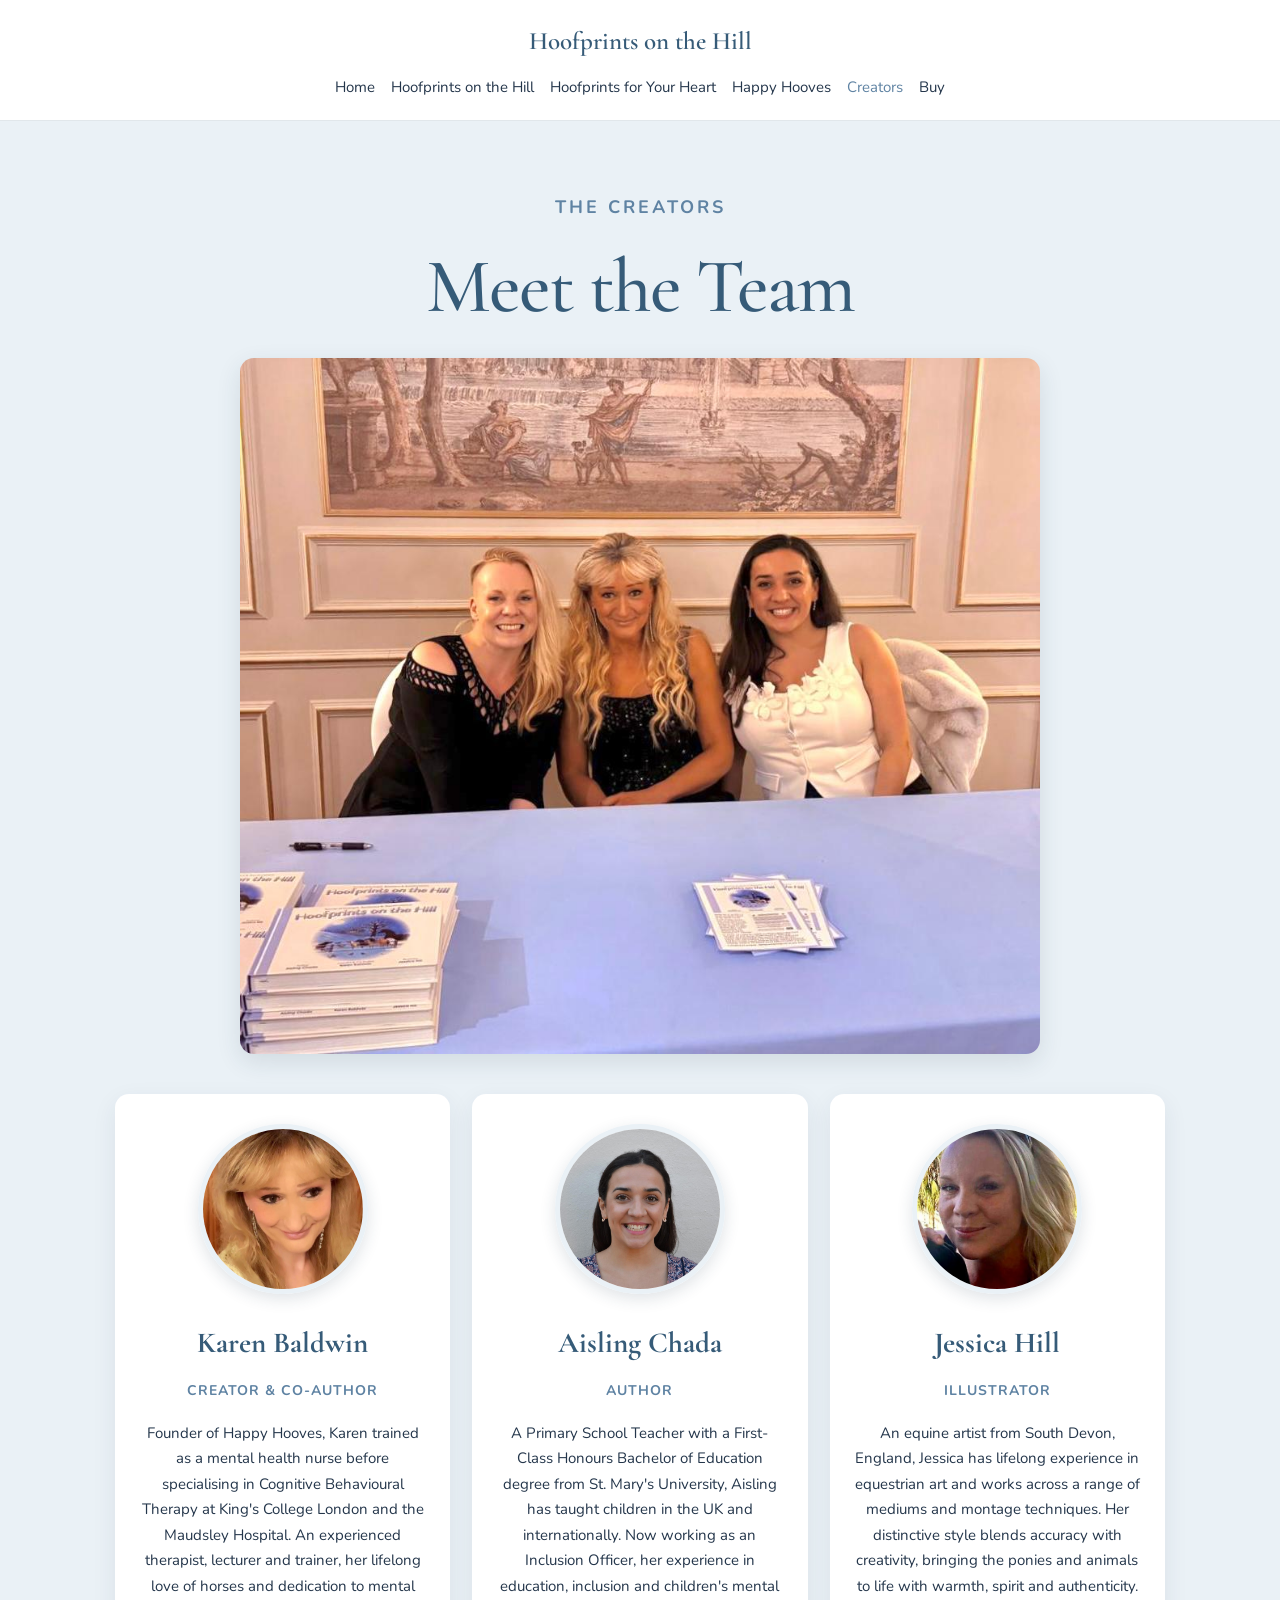
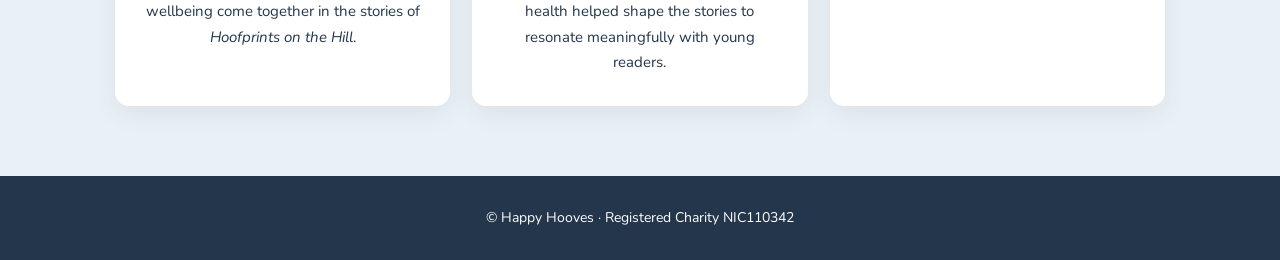
<file: creators.html>
<!DOCTYPE html><html lang="en"><head><meta charset="UTF-8"><meta name="viewport" content="width=device-width, initial-scale=1.0"><title>Creators | Hoofprints on the Hill</title><link rel="preconnect" href="https://fonts.googleapis.com"><link rel="preconnect" href="https://fonts.gstatic.com" crossorigin><link href="https://fonts.googleapis.com/css2?family=Cormorant+Garamond:wght@400;500;600&amp;family=Nunito:wght@400;600;700&amp;display=swap" rel="stylesheet"><link rel="stylesheet" href="styles.css"></head><body>
<header><nav><a class="logo" href="index.html">Hoofprints on the Hill</a><div class="nav-links"><a href="index.html">Home</a><a href="the-book.html">Hoofprints on the Hill</a><a href="heart.html">Hoofprints for Your Heart</a><a href="happy-hooves.html">Happy Hooves</a><a href="creators.html" aria-current="page">Creators</a><a href="buy.html">Buy</a></div></nav></header><main>
<section class="section section-wide centered blue-tinted"><p class="eyebrow">The Creators</p><h1>Meet the Team</h1><img src="creators.jpg" alt="Jessica Hill, Karen Baldwin and Aisling Chada together at a Hoofprints on the Hill event" class="creators-image"><div class="creator-grid"><article class="creator-card"><img src="images/creators/karen.jpeg" alt="Karen Baldwin" class="creator-photo"><h3>Karen Baldwin</h3><p class="creator-role">Creator &amp; Co-Author</p><p class="creator-bio">Founder of Happy Hooves, Karen trained as a mental health nurse before specialising in Cognitive Behavioural Therapy at King's College London and the Maudsley Hospital. An experienced therapist, lecturer and trainer, her lifelong love of horses and dedication to mental wellbeing come together in the stories of <em>Hoofprints on the Hill</em>.</p></article><article class="creator-card"><img src="images/creators/aisling.jpeg" alt="Aisling Chada" class="creator-photo"><h3>Aisling Chada</h3><p class="creator-role">Author</p><p class="creator-bio">A Primary School Teacher with a First-Class Honours Bachelor of Education degree from St. Mary's University, Aisling has taught children in the UK and internationally. Now working as an Inclusion Officer, her experience in education, inclusion and children's mental health helped shape the stories to resonate meaningfully with young readers.</p></article><article class="creator-card"><img src="images/creators/jessica.jpeg" alt="Jessica Hill" class="creator-photo"><h3>Jessica Hill</h3><p class="creator-role">Illustrator</p><p class="creator-bio">An equine artist from South Devon, England, Jessica has lifelong experience in equestrian art and works across a range of mediums and montage techniques. Her distinctive style blends accuracy with creativity, bringing the ponies and animals to life with warmth, spirit and authenticity.</p></article></div></section>
</main><footer><p>© Happy Hooves · Registered Charity NIC110342</p></footer></body></html>
</file>
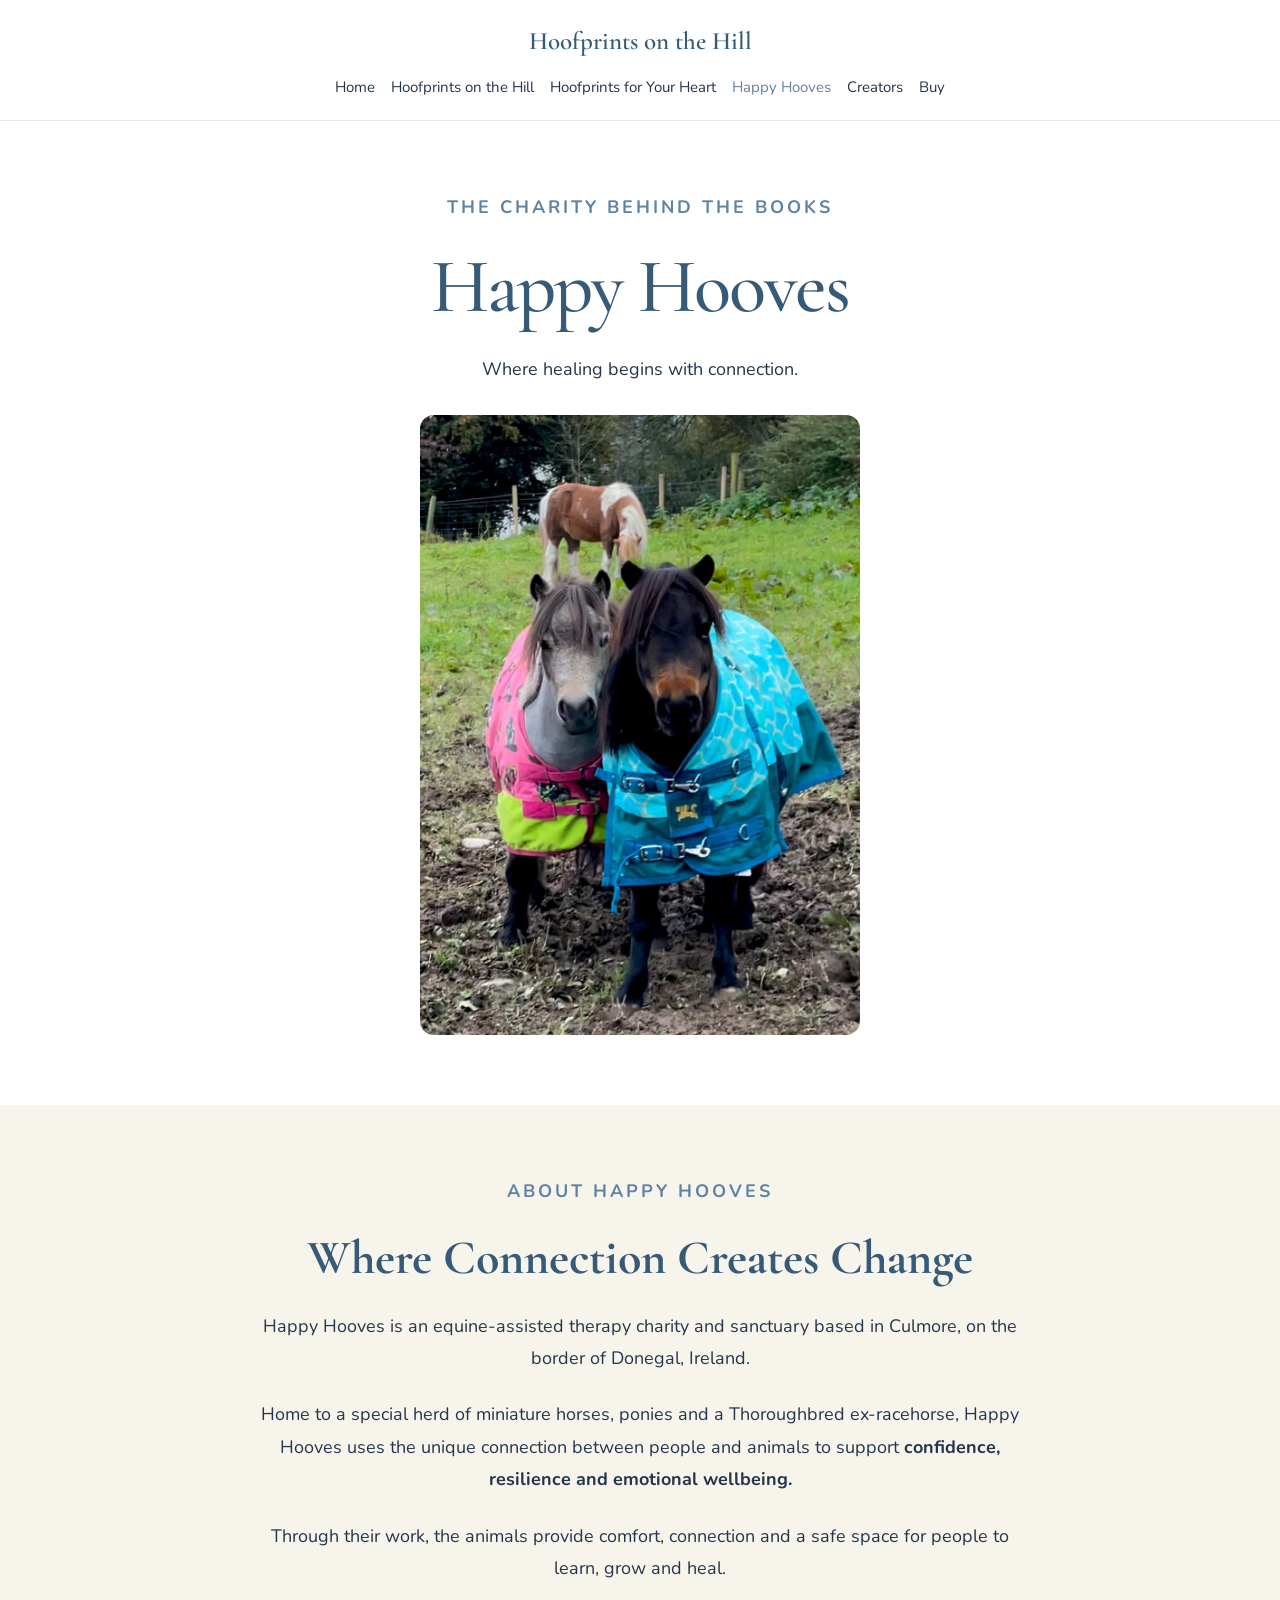
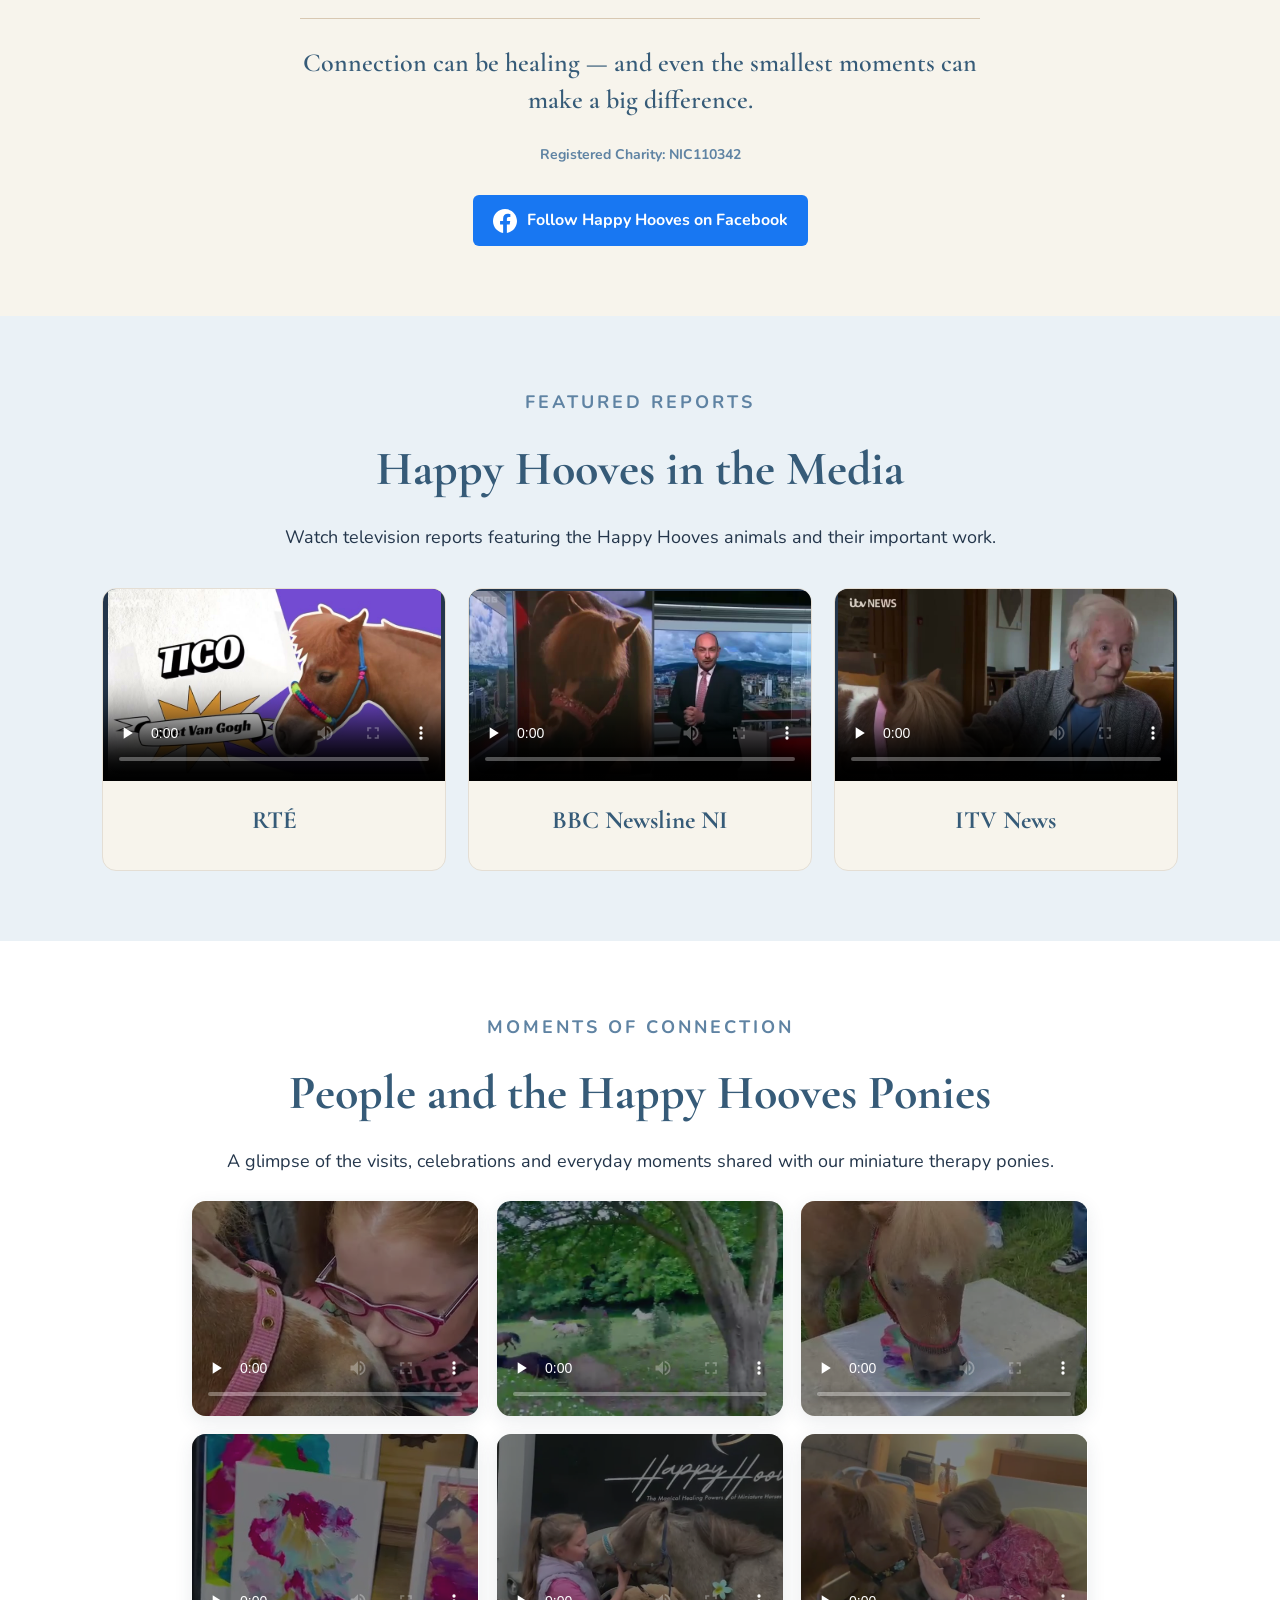
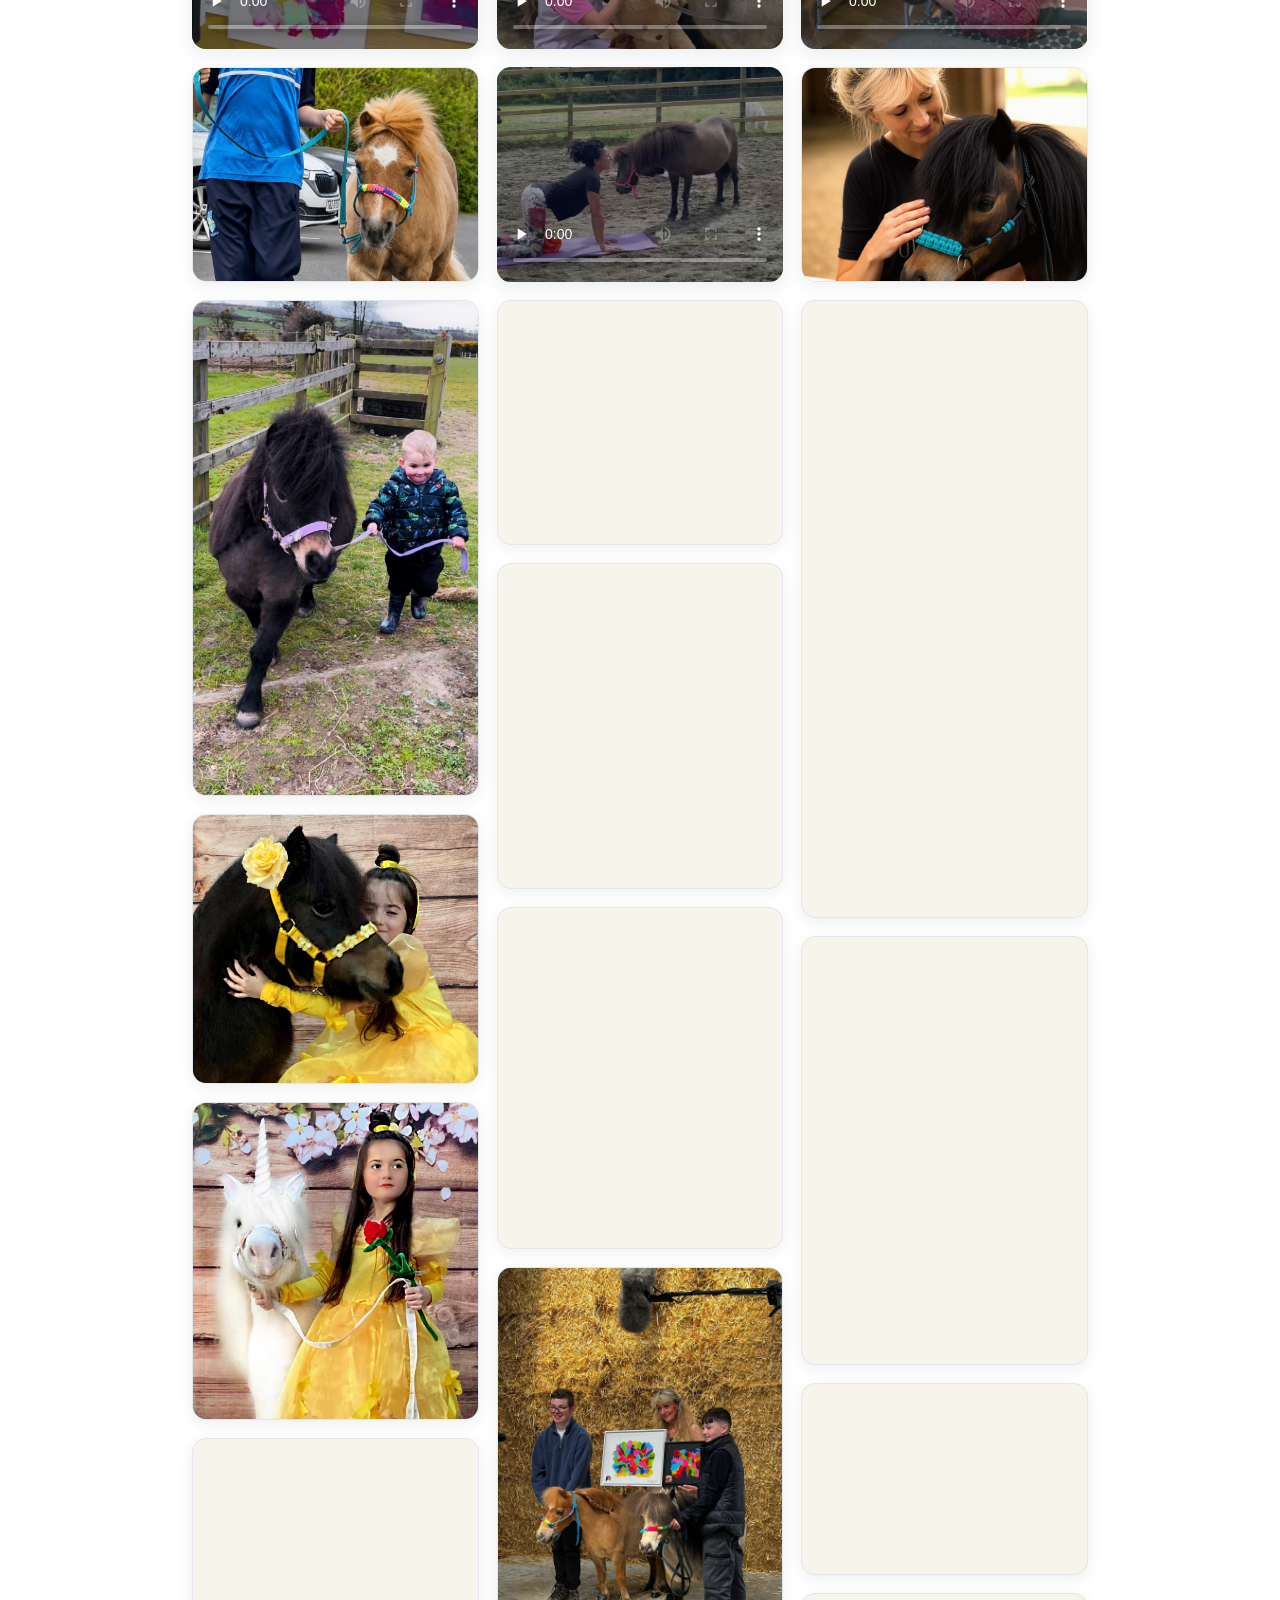
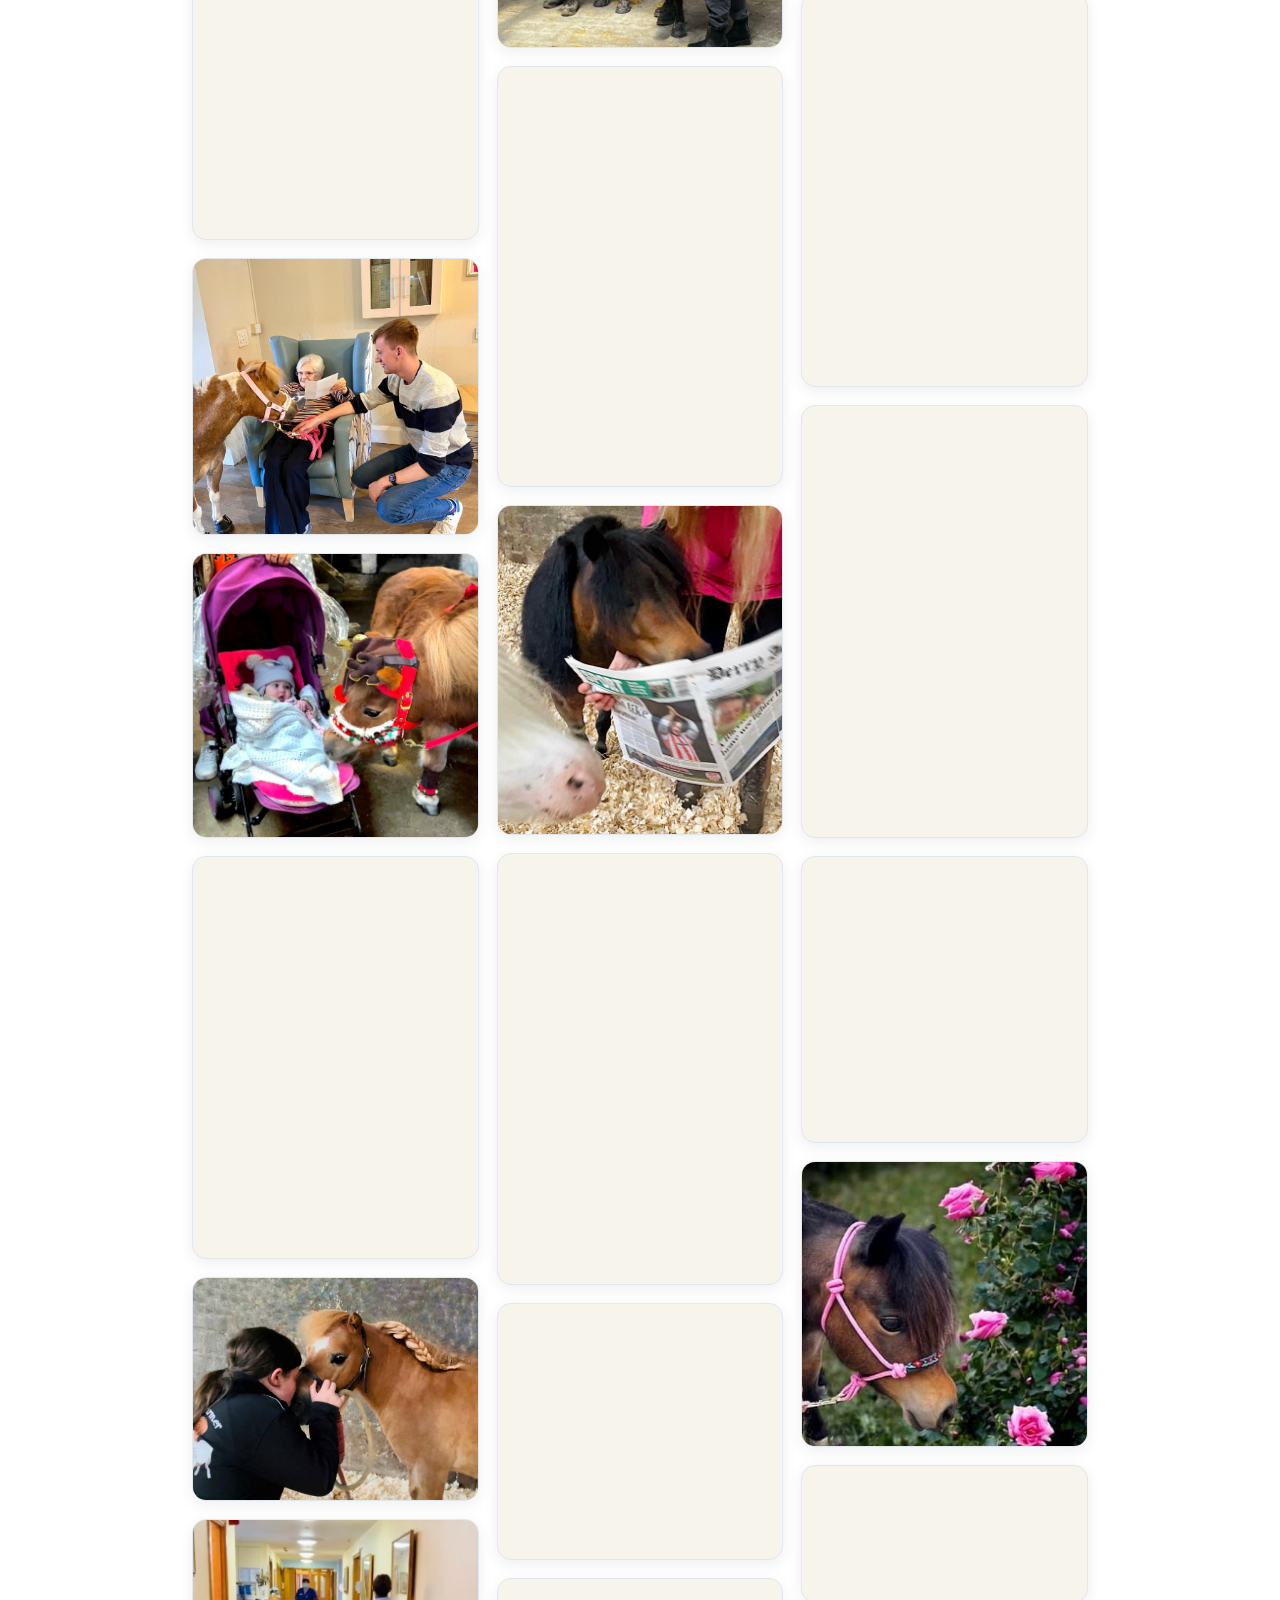
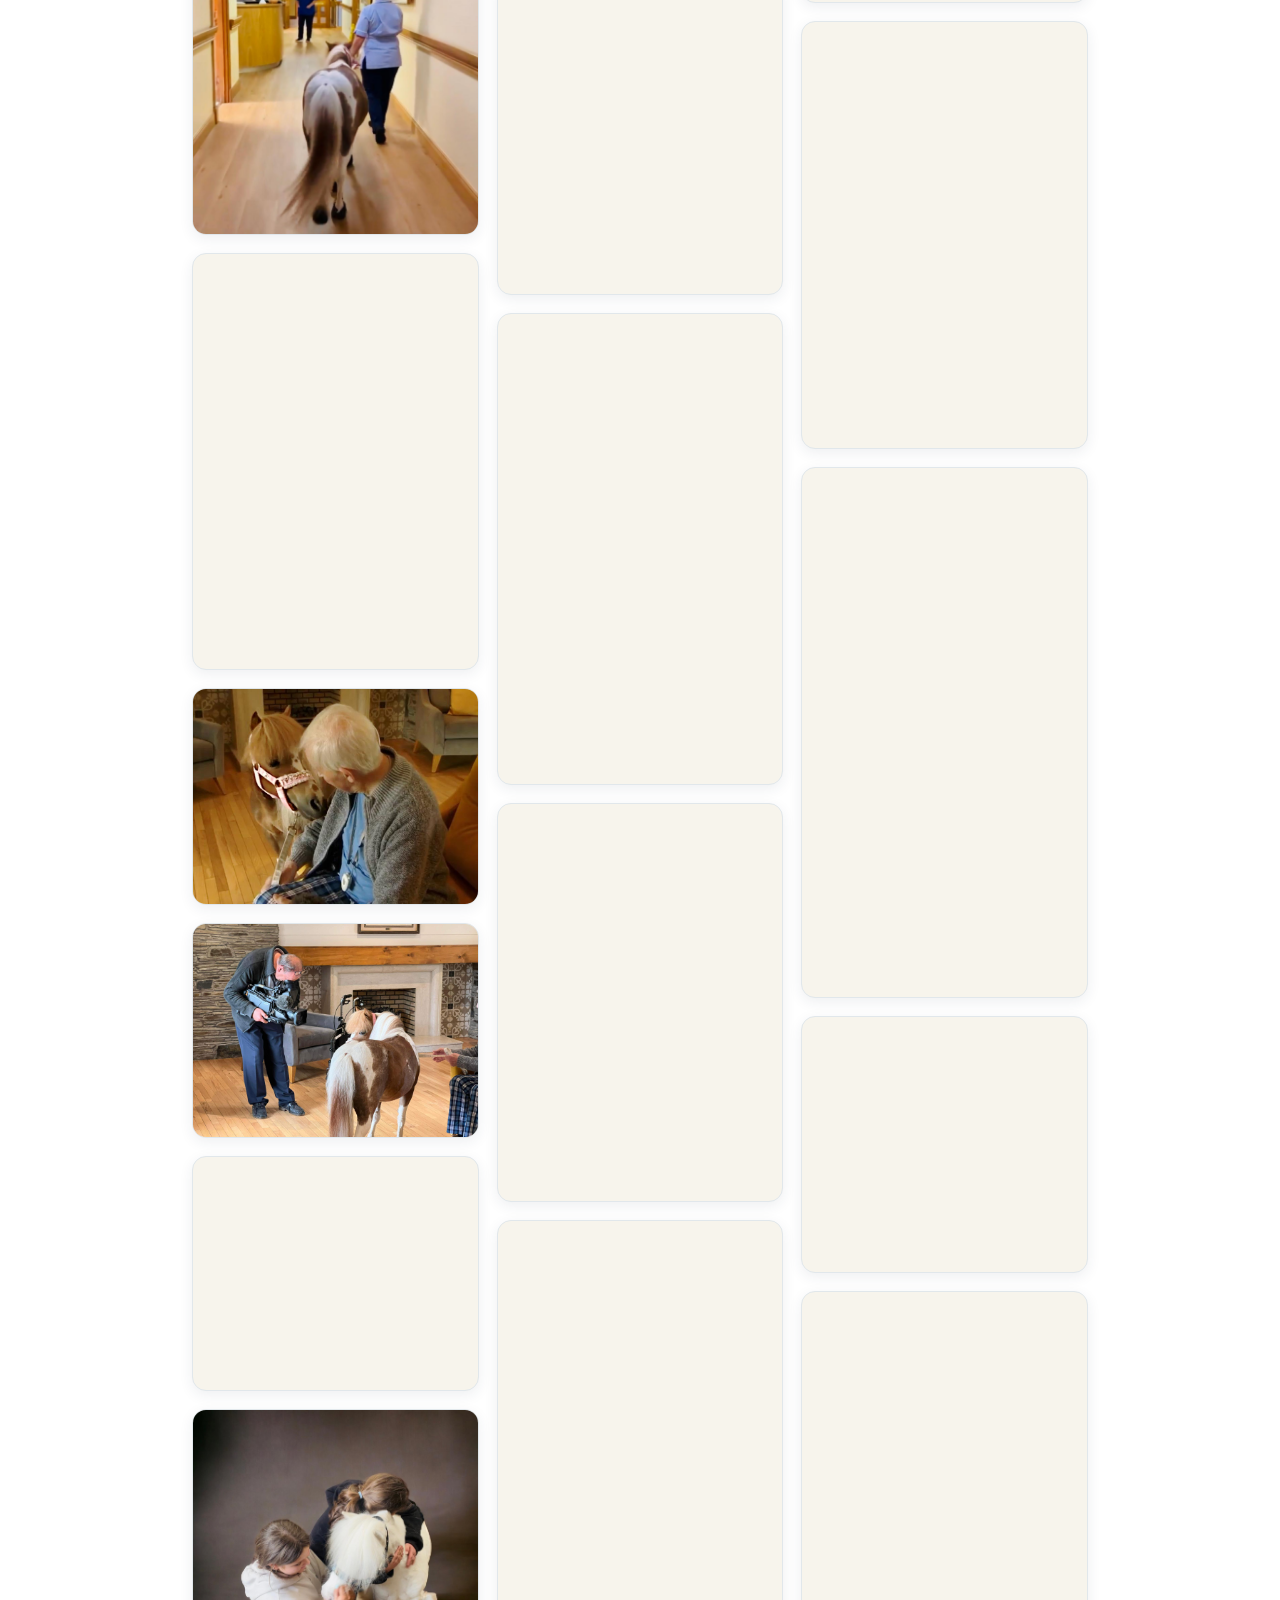
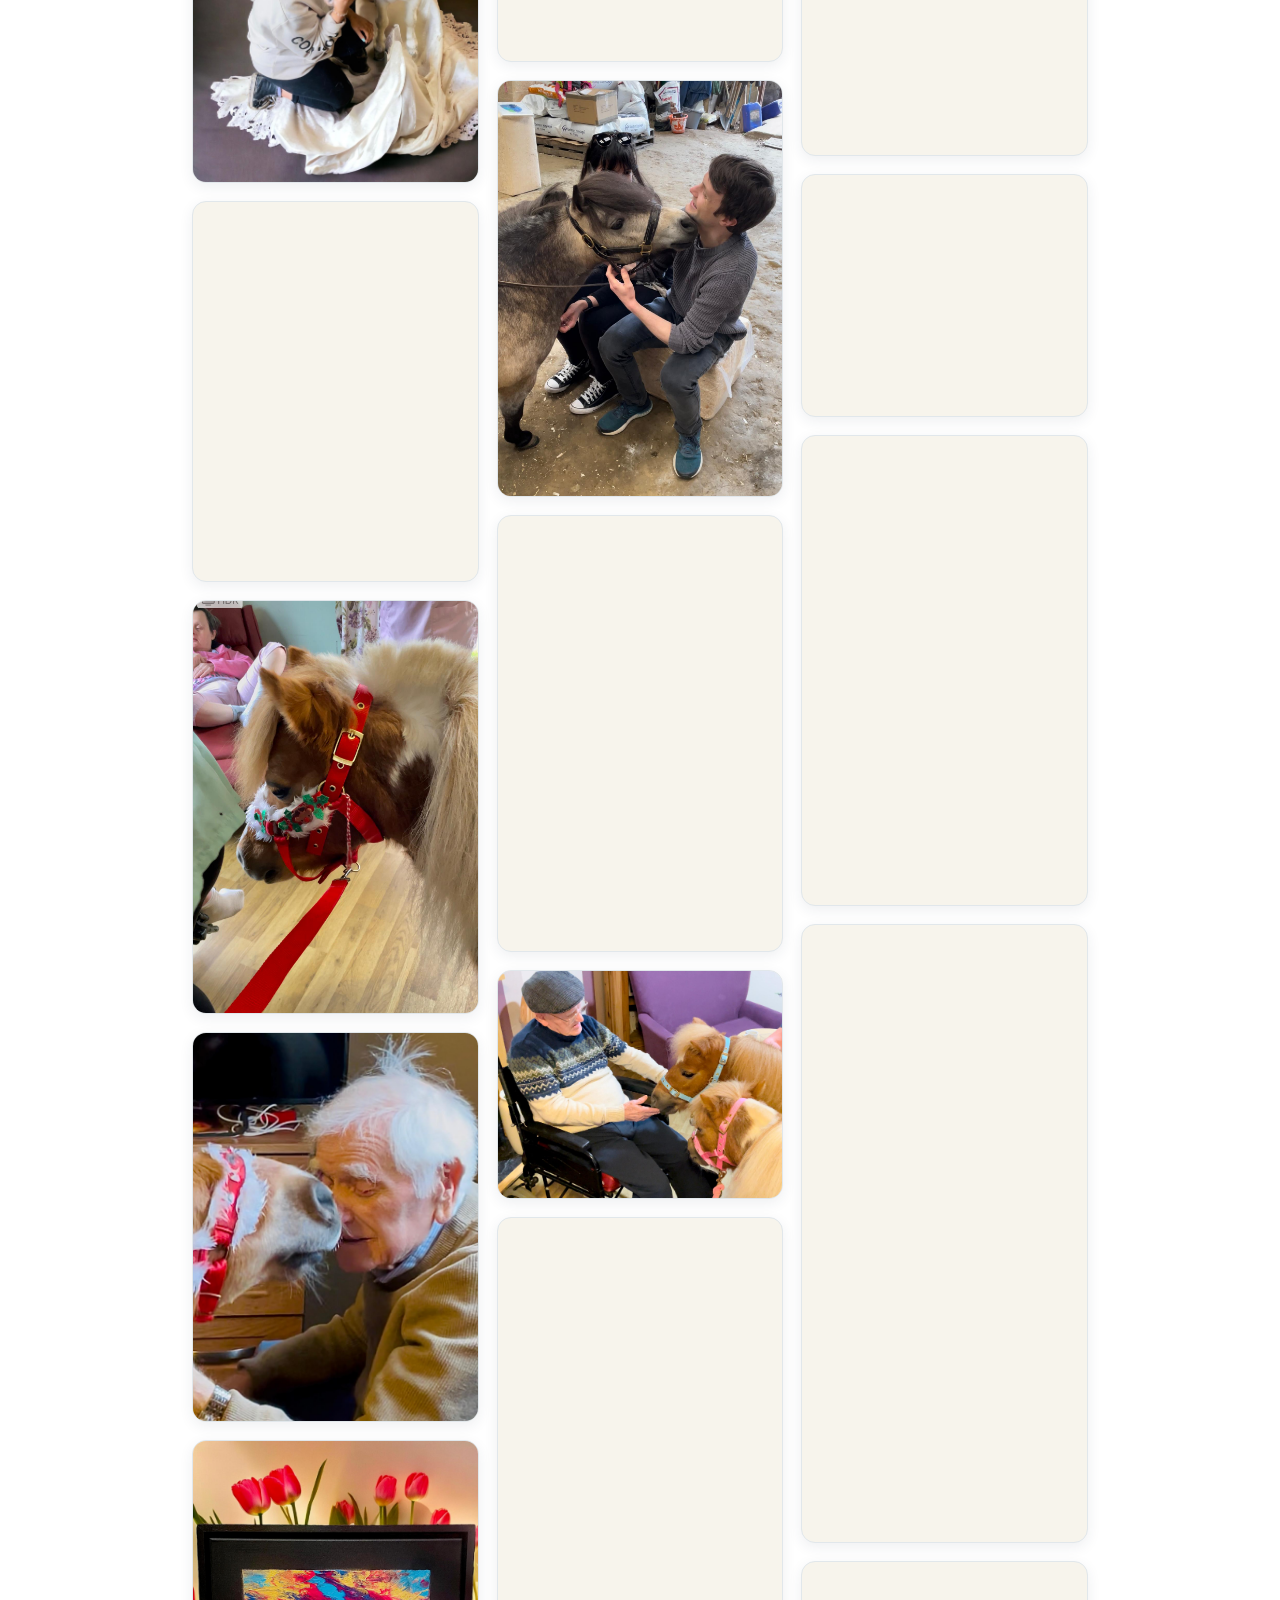
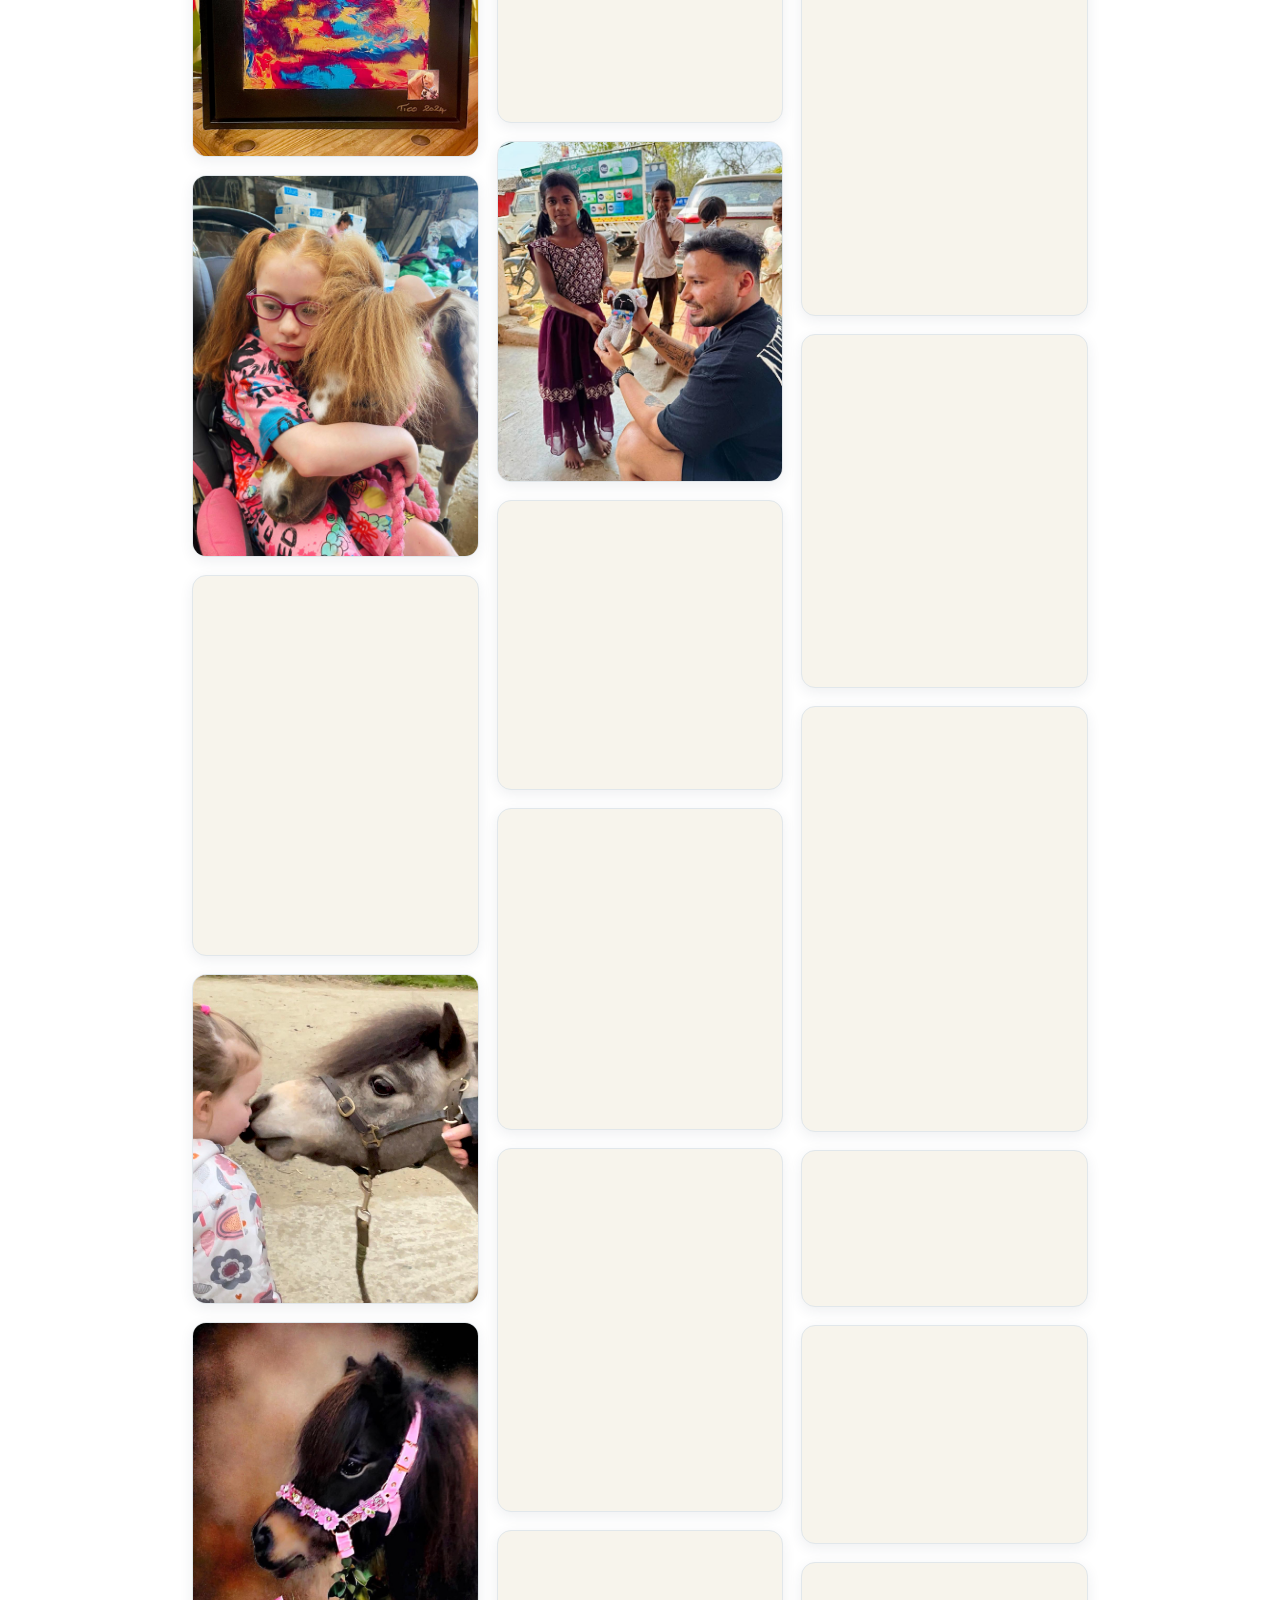
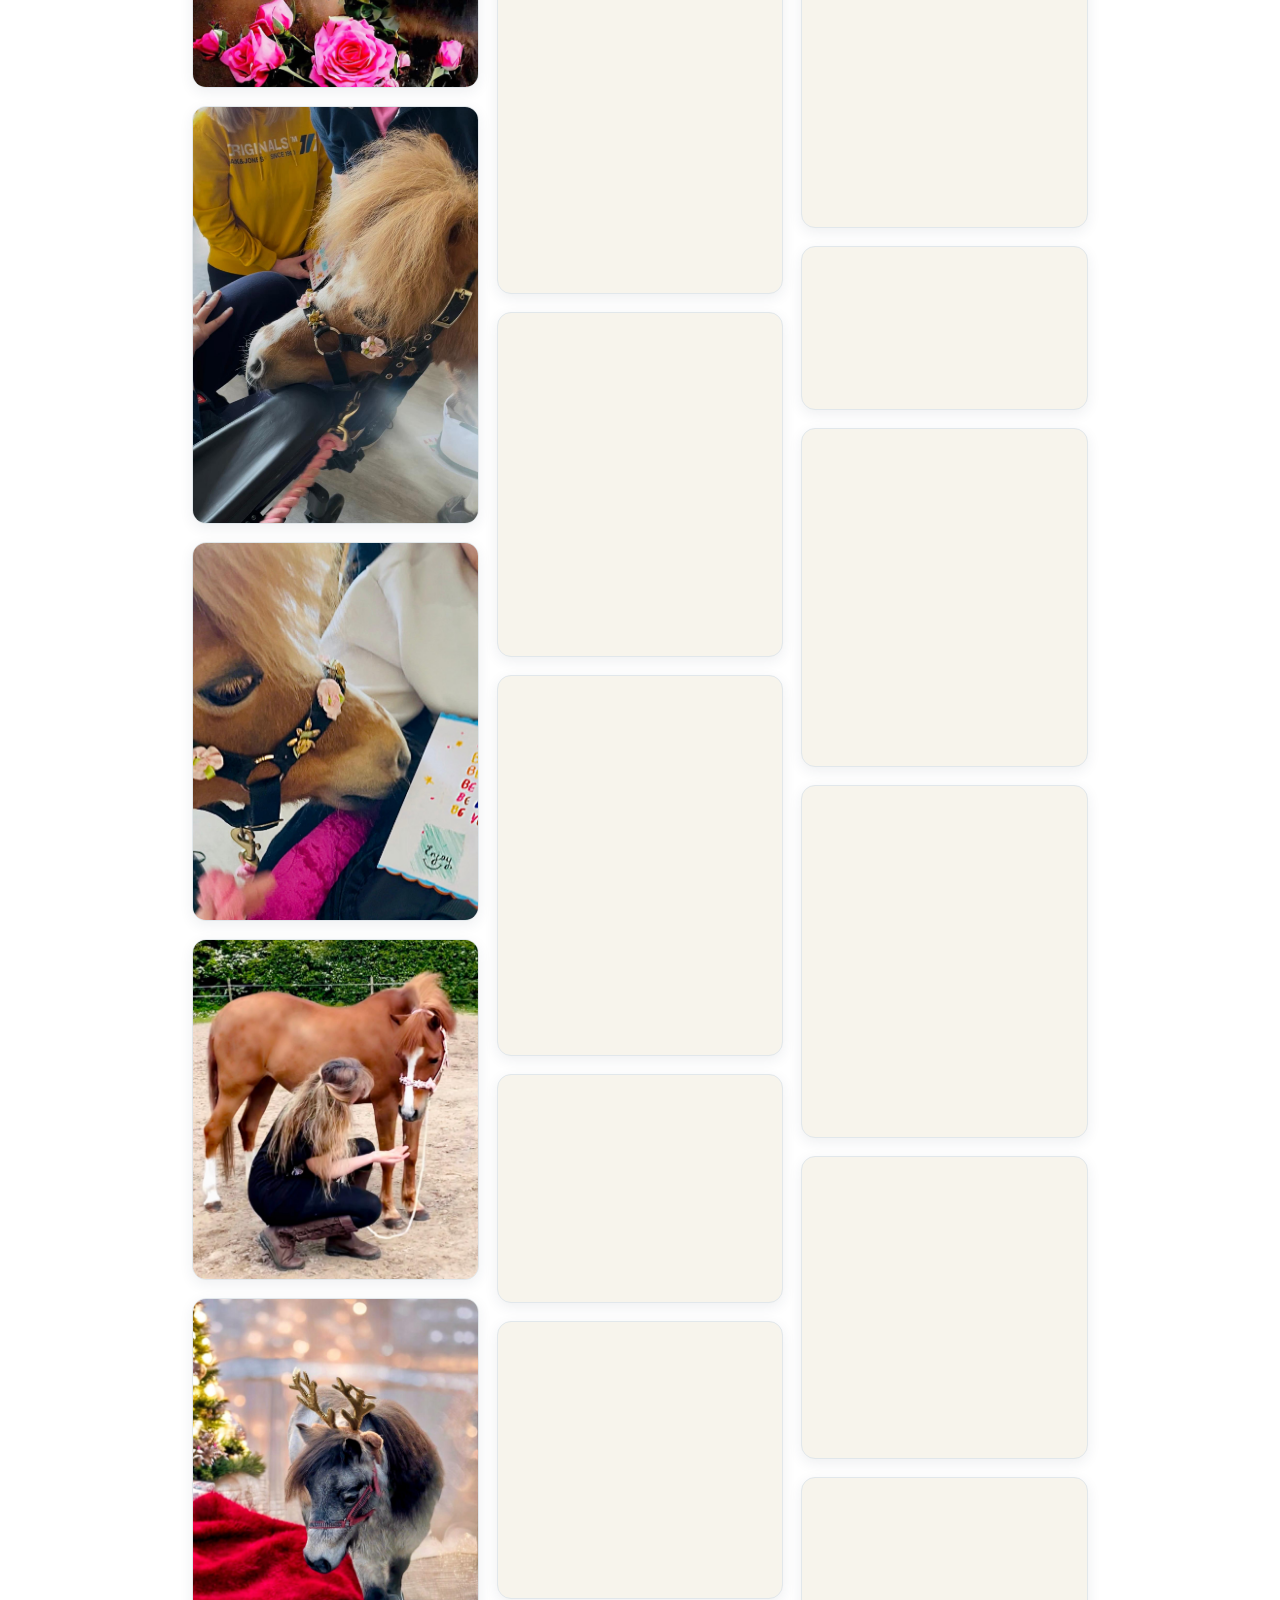
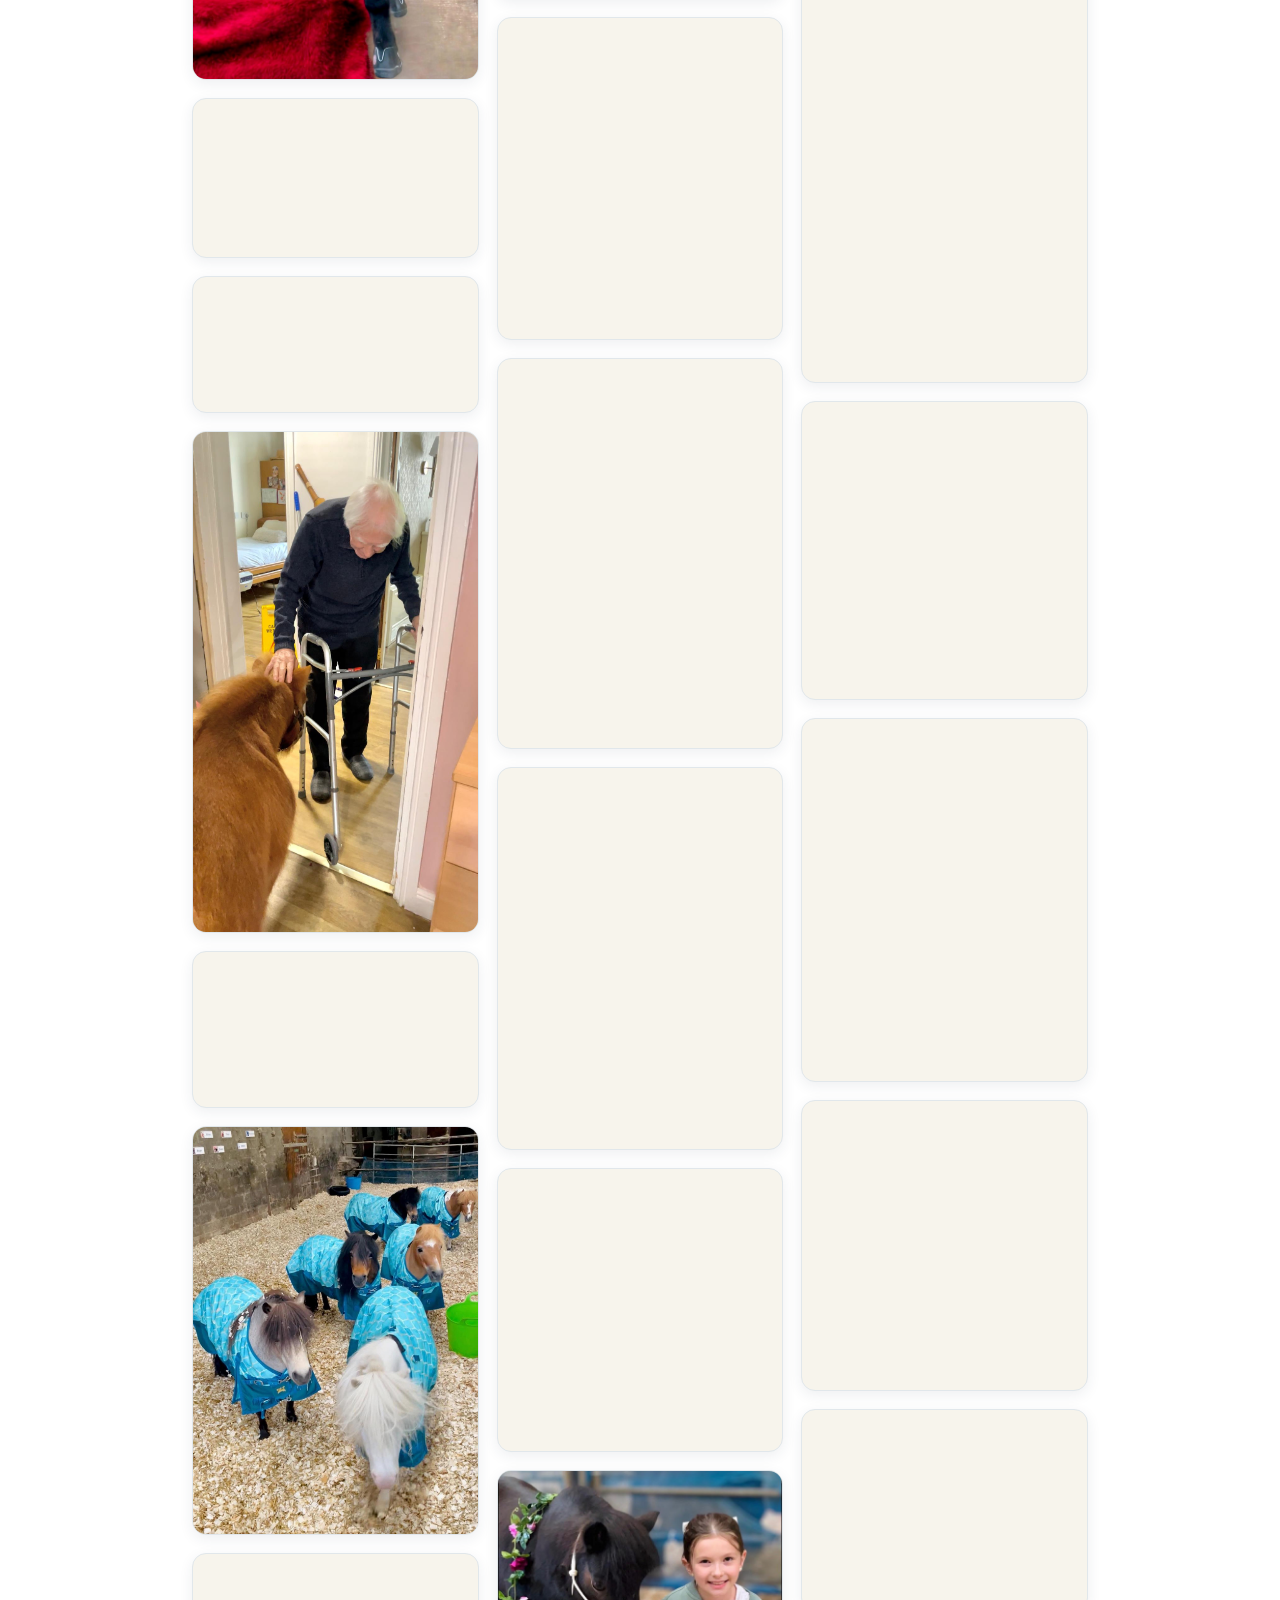
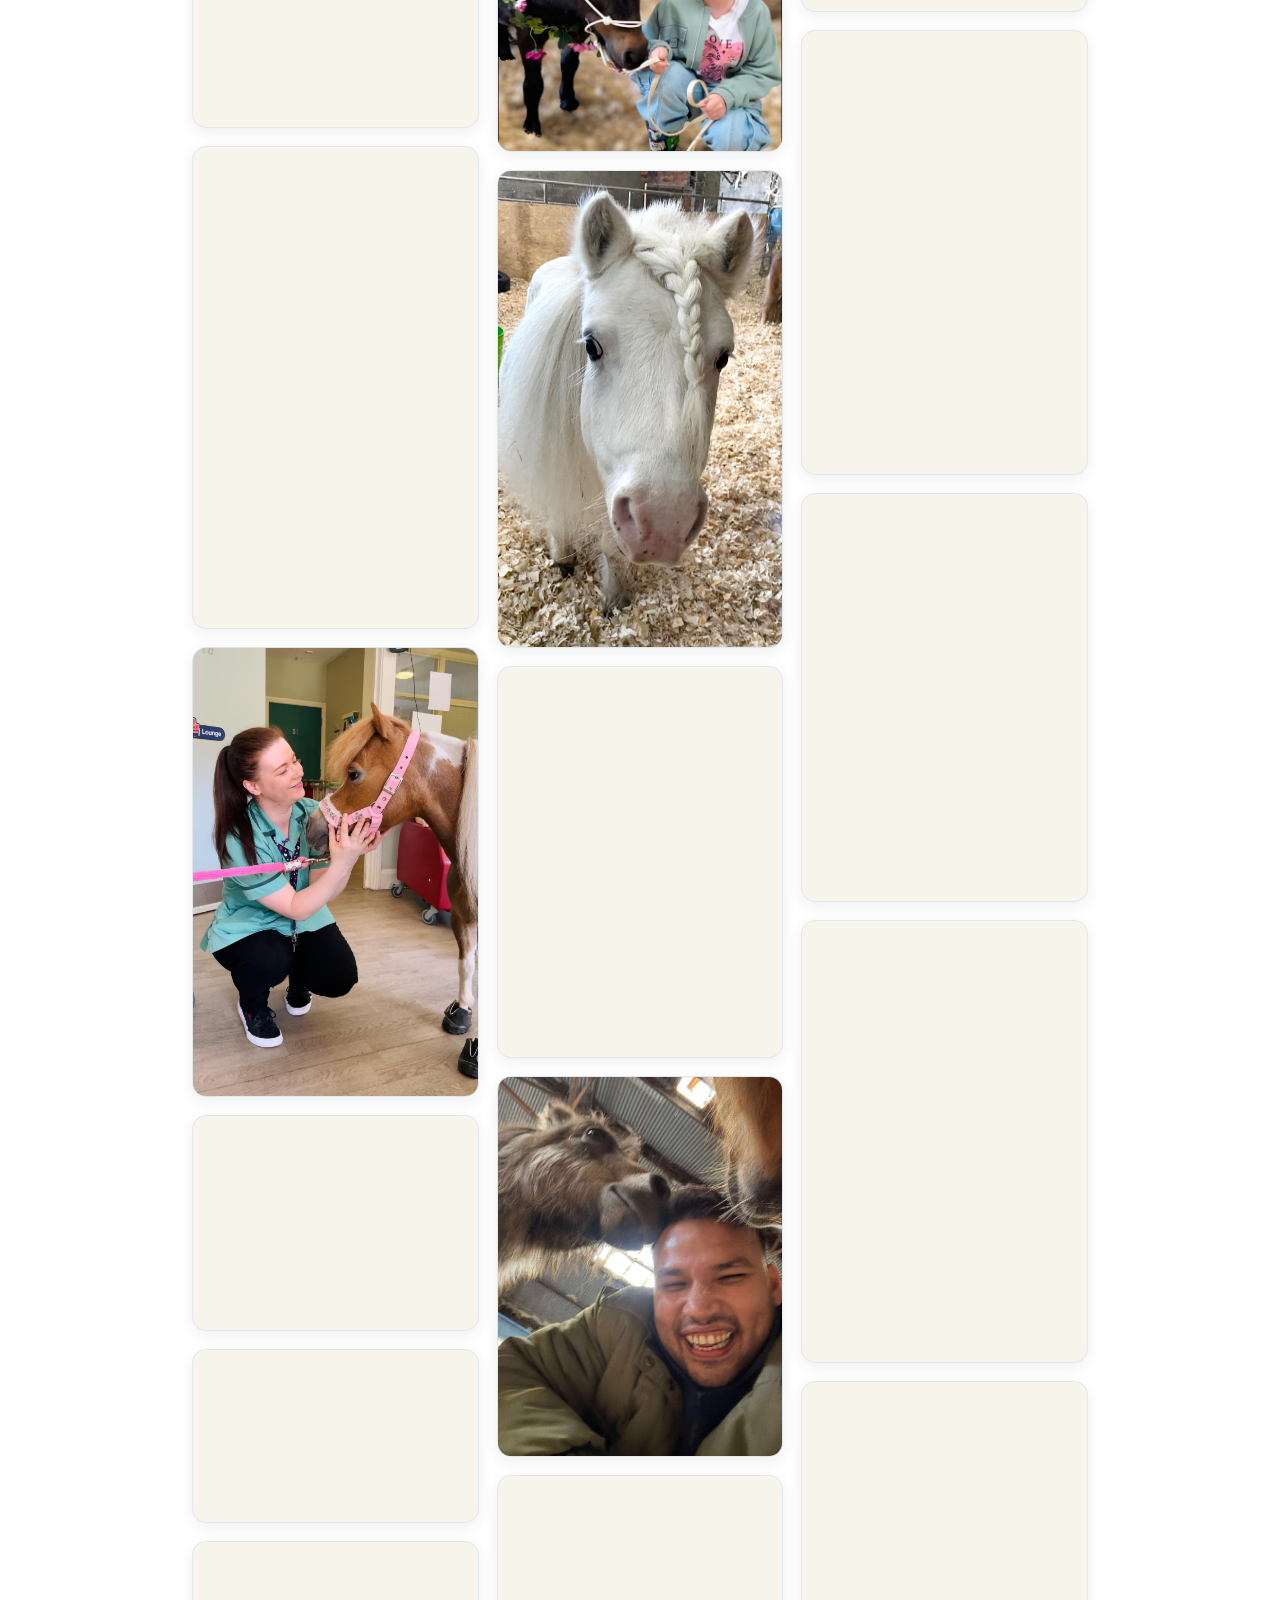
<file: happy-hooves.html>
<!DOCTYPE html><html lang="en"><head><meta charset="UTF-8"><meta name="viewport" content="width=device-width, initial-scale=1.0"><title>Happy Hooves | Hoofprints on the Hill</title><link rel="preconnect" href="https://fonts.googleapis.com"><link rel="preconnect" href="https://fonts.gstatic.com" crossorigin><link href="https://fonts.googleapis.com/css2?family=Cormorant+Garamond:wght@400;500;600&amp;family=Nunito:wght@400;600;700&amp;display=swap" rel="stylesheet"><link rel="stylesheet" href="styles.css?v=gallery-tidy-7"></head><body>
<header><nav><a class="logo" href="index.html">Hoofprints on the Hill</a><div class="nav-links"><a href="index.html">Home</a><a href="the-book.html">Hoofprints on the Hill</a><a href="heart.html">Hoofprints for Your Heart</a><a href="happy-hooves.html" aria-current="page">Happy Hooves</a><a href="creators.html">Creators</a><a href="buy.html">Buy</a></div></nav></header><main>
<section class="section section-wide centered page-intro"><p class="eyebrow">The Charity Behind the Books</p><h1>Happy Hooves</h1><p class="subtitle">Where healing begins with connection.</p><img src="happy-hooves.jpg" alt="Happy Hooves therapy ponies" class="happy-hooves-image"></section>
<section class="section centered tinted about-happy-hooves"><div class="about-copy"><p class="eyebrow">About Happy Hooves</p><h2>Where Connection Creates Change</h2><p>Happy Hooves is an equine-assisted therapy charity and sanctuary based in Culmore, on the border of <span class="keep-together">Donegal, Ireland.</span></p><p>Home to a special herd of miniature horses, ponies and a Thoroughbred ex-racehorse, Happy Hooves uses the unique connection between people and animals to support <strong>confidence, resilience and emotional wellbeing.</strong></p><p>Through their work, the animals provide comfort, connection and a safe space for people to <span class="keep-together">learn, grow and heal.</span></p><p class="about-closing">Connection can be healing — and even the smallest moments can make a big difference.</p><p class="charity-registration">Registered Charity: NIC110342</p><a class="facebook-link" href="https://www.facebook.com/profile.php?id=100063148903944" target="_blank" rel="noopener noreferrer" aria-label="Visit Happy Hooves on Facebook"><svg viewBox="0 0 24 24" aria-hidden="true"><path d="M24 12.073C24 5.405 18.627 0 12 0S0 5.405 0 12.073C0 18.1 4.388 23.094 10.125 24v-8.437H7.078v-3.49h3.047V9.413c0-3.025 1.79-4.697 4.533-4.697 1.312 0 2.686.236 2.686.236v2.974h-1.513c-1.49 0-1.956.931-1.956 1.887v2.26h3.328l-.532 3.49h-2.796V24C19.612 23.094 24 18.1 24 12.073z"/></svg><span>Follow Happy Hooves on Facebook</span></a></div></section>
<section class="section section-wide centered blue-tinted media-section"><p class="eyebrow">Featured Reports</p><h2>Happy Hooves in the Media</h2><p>Watch television reports featuring the Happy Hooves animals and their important work.</p><div class="video-grid"><article class="video-card"><video controls preload="none" playsinline poster="videos/posters/rte-report.jpg"><source src="videos/rte-report.mp4" type="video/mp4">Your browser does not support embedded video. <a href="videos/rte-report.mp4">Download the RTÉ report</a>.</video><h3>RTÉ</h3></article><article class="video-card"><video controls preload="none" playsinline poster="videos/posters/bbc-newsline-ni.jpg"><source src="videos/bbc-newsline-ni.mp4" type="video/mp4">Your browser does not support embedded video. <a href="videos/bbc-newsline-ni.mp4">Download the BBC Newsline report</a>.</video><h3>BBC Newsline NI</h3></article><article class="video-card"><video controls preload="none" playsinline poster="videos/posters/itv-news.jpg"><source src="videos/itv-news.mp4" type="video/mp4">Your browser does not support embedded video. <a href="videos/itv-news.mp4">Download the ITV News report</a>.</video><h3>ITV News</h3></article></div></section>
<section class="section section-wide centered"><p class="eyebrow">Moments of Connection</p><h2>People and the Happy Hooves Ponies</h2><p>A glimpse of the visits, celebrations and everyday moments shared with our miniature therapy ponies.</p><div class="video-grid horse-work-grid"><article class="video-card gallery-video-card"><video controls preload="none" playsinline aria-label="Happy Hooves video 1" poster="videos/posters/happy-hooves-08.jpg"><source src="videos/happy-hooves-08.mp4" type="video/mp4">Your browser does not support embedded video. <a href="videos/happy-hooves-08.mp4">Download video 1</a>.</video></article>
<article class="video-card gallery-video-card"><video controls preload="none" playsinline aria-label="Happy Hooves video 2" poster="videos/posters/happy-hooves-10.jpg"><source src="videos/happy-hooves-10.mp4" type="video/mp4">Your browser does not support embedded video. <a href="videos/happy-hooves-10.mp4">Download video 2</a>.</video></article>
<article class="video-card gallery-video-card"><video controls preload="none" playsinline aria-label="Happy Hooves video 3" poster="videos/posters/happy-hooves-11.jpg"><source src="videos/happy-hooves-11.mp4" type="video/mp4">Your browser does not support embedded video. <a href="videos/happy-hooves-11.mp4">Download video 3</a>.</video></article>
<article class="video-card gallery-video-card"><video controls preload="none" playsinline aria-label="Happy Hooves video 4" poster="videos/posters/happy-hooves-12.jpg"><source src="videos/happy-hooves-12.mp4" type="video/mp4">Your browser does not support embedded video. <a href="videos/happy-hooves-12.mp4">Download video 4</a>.</video></article>
<article class="video-card gallery-video-card"><video controls preload="none" playsinline aria-label="Happy Hooves video 5" poster="videos/posters/happy-hooves-16.jpg"><source src="videos/happy-hooves-16.mp4" type="video/mp4">Your browser does not support embedded video. <a href="videos/happy-hooves-16.mp4">Download video 5</a>.</video></article>
<article class="video-card gallery-video-card"><video controls preload="none" playsinline aria-label="Happy Hooves video 6" poster="videos/posters/happy-hooves-17.jpg"><source src="videos/happy-hooves-17.mp4" type="video/mp4">Your browser does not support embedded video. <a href="videos/happy-hooves-17.mp4">Download video 6</a>.</video></article>
<article class="video-card gallery-video-card"><video controls preload="none" playsinline aria-label="Happy Hooves video 7" poster="videos/posters/WhatsApp%20Video%202026-09-15%20at%209.50.21%20PM%20%281%29.jpg"><source src="videos/WhatsApp%20Video%202026-09-15%20at%209.50.21%20PM%20%281%29.mp4" type="video/mp4">Your browser does not support embedded video. <a href="videos/WhatsApp%20Video%202026-09-15%20at%209.50.21%20PM%20%281%29.mp4">Download video 7</a>.</video></article></div><div id="happy-hooves-gallery" class="photo-gallery" aria-label="People with the Happy Hooves ponies"></div><div class="final-gallery-pair"><div class="featured-gallery-photo"><a href="gallery/happy-hooves/WhatsApp%20Image%202026-09-15%20at%2011.35.16%20PM.jpeg" target="_blank"><img src="gallery/happy-hooves/WhatsApp%20Image%202026-09-15%20at%2011.35.16%20PM.jpeg" alt="Happy Hooves event group photo" loading="eager" decoding="async"></a></div><div class="featured-gallery-photo"><a href="gallery/happy-hooves/visit-151.jpeg" target="_blank"><img src="gallery/happy-hooves/visit-151.jpeg" alt="Happy Hooves event photo with the creators" loading="eager" decoding="async"></a></div></div><noscript><p class="gallery-note">Please enable JavaScript to view the complete photo gallery.</p></noscript></section>
<section class="section cta"><h2>A book that gives back</h2><p>Every book sold helps the therapy ponies continue bringing comfort, connection and joy to those who need it.</p><a href="buy.html" class="button">Support Happy Hooves</a></section></main><footer><p>© Happy Hooves · Registered Charity NIC110342</p></footer><script src="happy-hooves-gallery.js?v=14" defer></script></body></html>
</file>
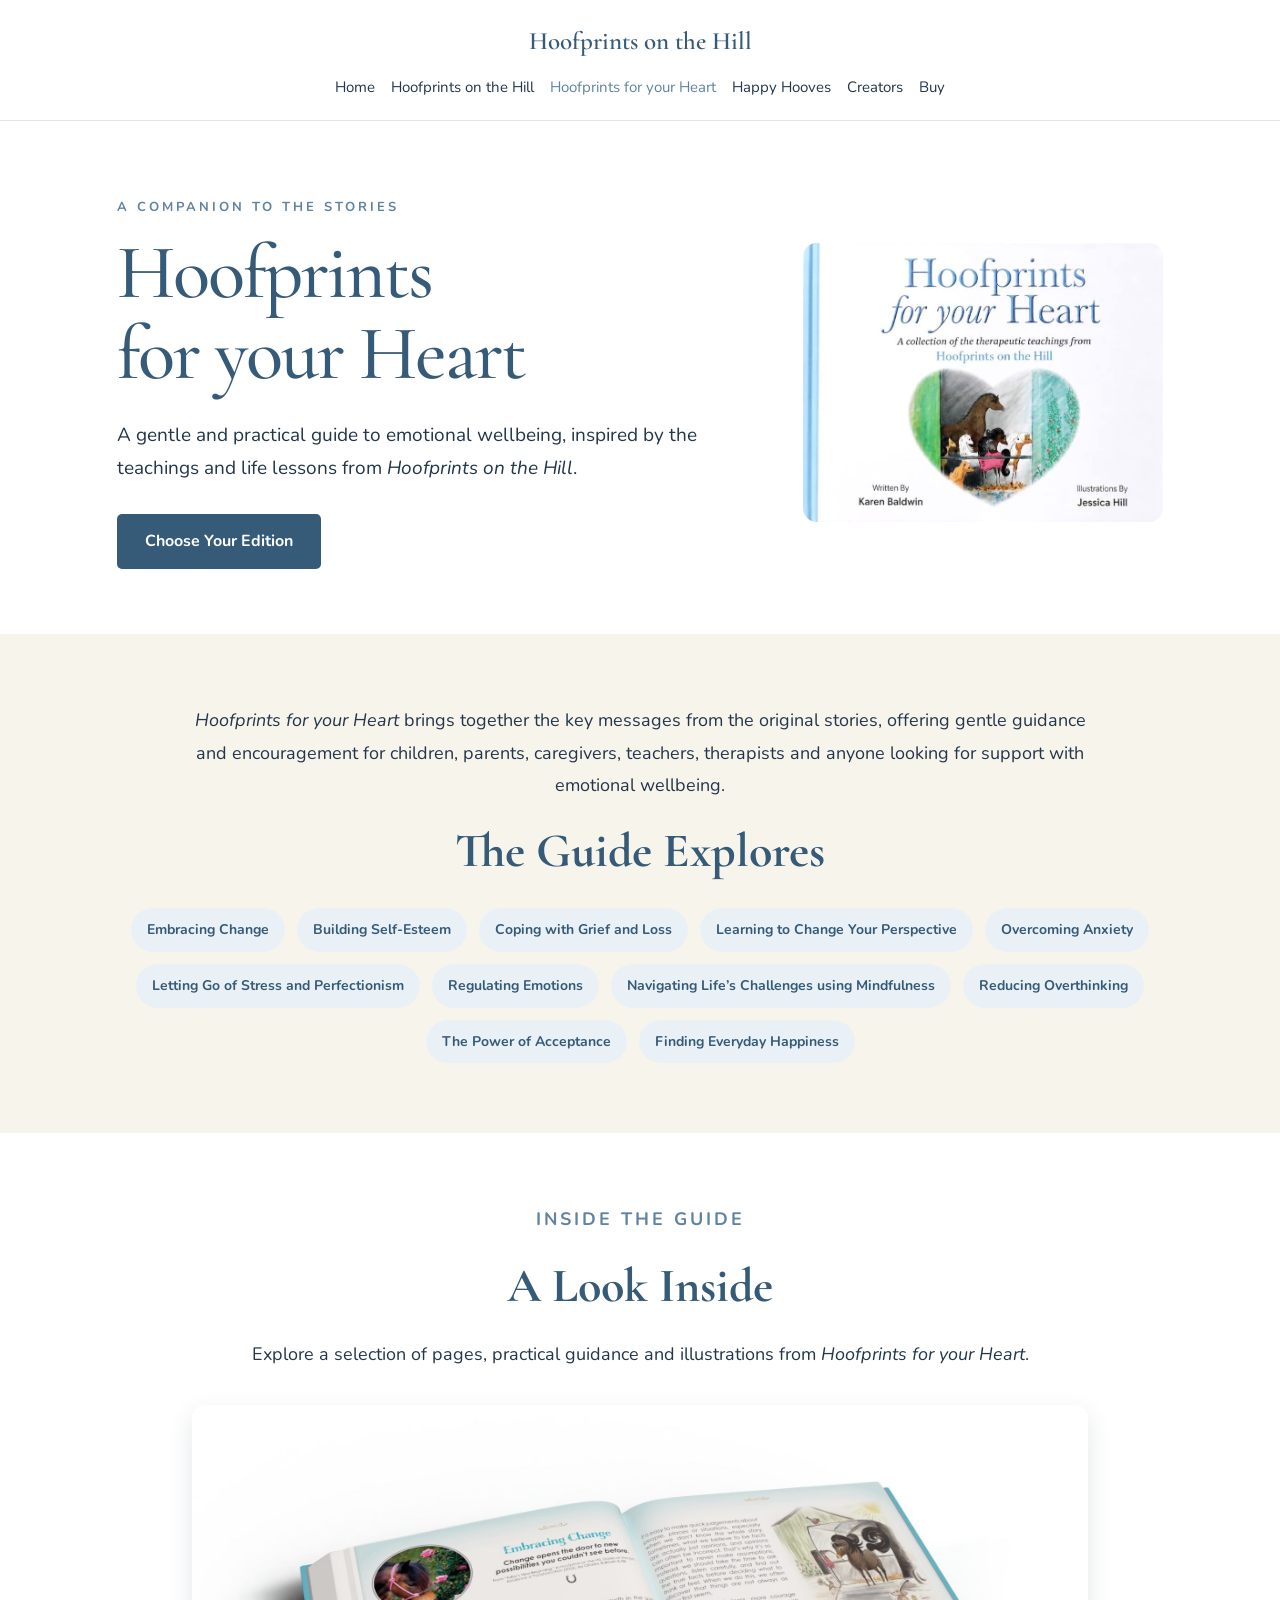
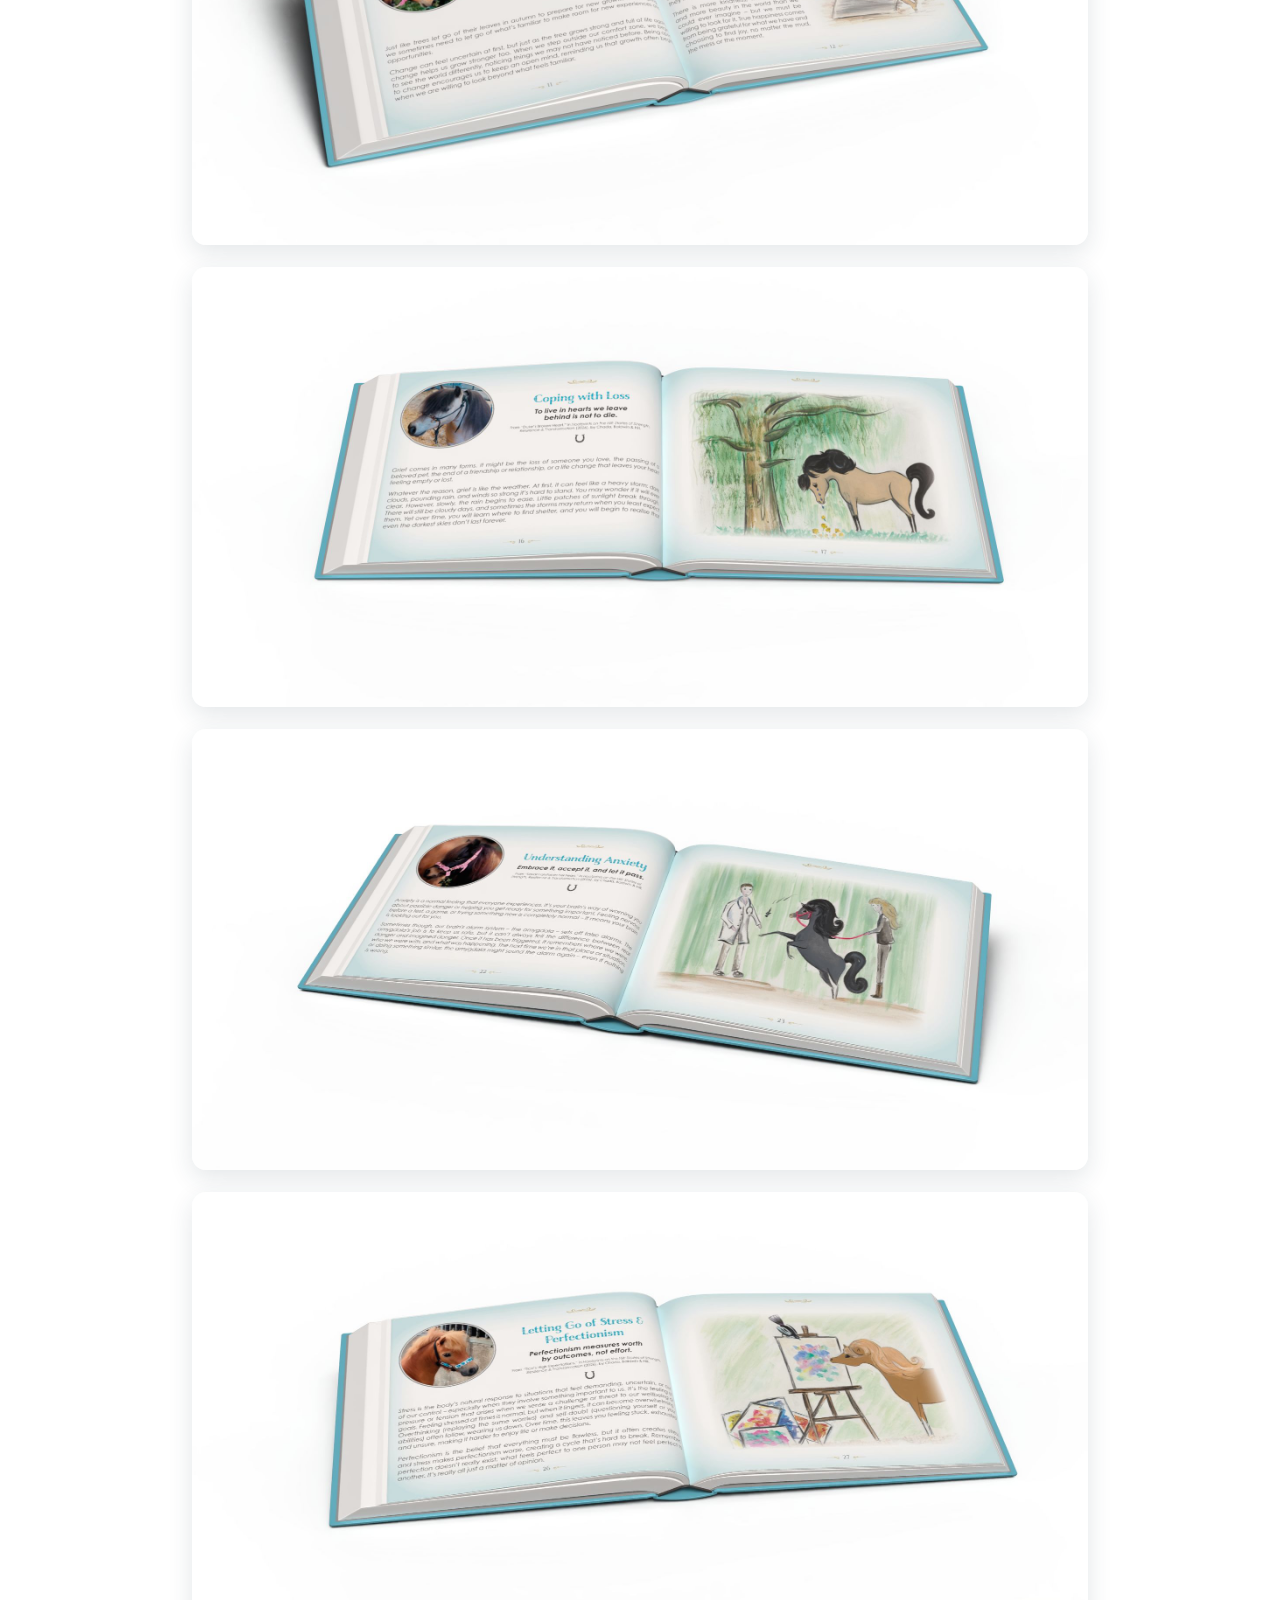
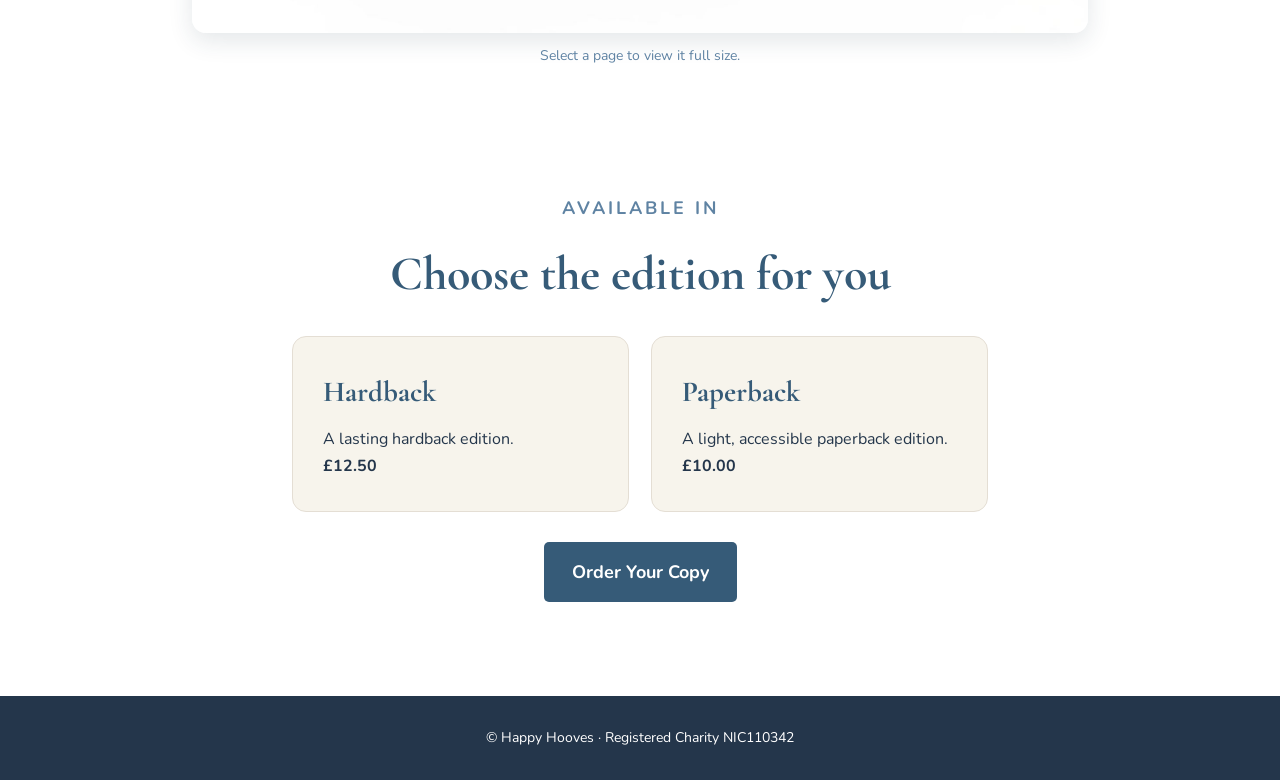
<file: heart.html>
<!DOCTYPE html><html lang="en"><head><meta charset="UTF-8"><meta name="viewport" content="width=device-width, initial-scale=1.0"><title>Hoofprints for your Heart</title><link rel="preconnect" href="https://fonts.googleapis.com"><link rel="preconnect" href="https://fonts.gstatic.com" crossorigin><link href="https://fonts.googleapis.com/css2?family=Cormorant+Garamond:wght@400;500;600&amp;family=Nunito:wght@400;600;700&amp;display=swap" rel="stylesheet"><link rel="stylesheet" href="styles.css"></head><body>
<header><nav><a class="logo" href="index.html">Hoofprints on the Hill</a><div class="nav-links"><a href="index.html">Home</a><a href="the-book.html">Hoofprints on the Hill</a><a href="heart.html" aria-current="page">Hoofprints for your Heart</a><a href="happy-hooves.html">Happy Hooves</a><a href="creators.html">Creators</a><a href="buy.html">Buy</a></div></nav></header><main>
<section class="hero"><div class="hero-text"><p class="eyebrow">A Companion to the Stories</p><h1>Hoofprints<br>for your Heart</h1><p class="subtitle">A gentle and practical guide to emotional wellbeing, inspired by the teachings and life lessons from <em>Hoofprints on the Hill</em>.</p><a href="buy.html" class="button">Choose Your Edition</a></div><img src="hooff.jpeg" alt="Hoofprints for your Heart book cover" class="companion-book-image"></section>
<section class="section centered tinted"><p><em>Hoofprints for your Heart</em> brings together the key messages from the original stories, offering gentle guidance and encouragement for children, parents, caregivers, teachers, therapists and anyone looking for support with emotional wellbeing.</p><h2>The Guide Explores</h2><div class="themes-grid"><span>Embracing Change</span><span>Building Self-Esteem</span><span>Coping with Grief and Loss</span><span>Learning to Change Your Perspective</span><span>Overcoming Anxiety</span><span>Letting Go of Stress and Perfectionism</span><span>Regulating Emotions</span><span>Navigating Life’s Challenges using Mindfulness</span><span>Reducing Overthinking</span><span>The Power of Acceptance</span><span>Finding Everyday Happiness</span></div></section>
<section class="section section-wide centered"><p class="eyebrow">Inside the Guide</p><h2>A Look Inside</h2><p>Explore a selection of pages, practical guidance and illustrations from <em>Hoofprints for your Heart</em>.</p><div class="inside-gallery"><a href="gallery/heart/inside-01.jpeg" target="_blank"><img src="gallery/heart/inside-01.jpeg" alt="An open Hoofprints for your Heart spread about embracing change" loading="lazy" decoding="async"></a><a href="gallery/heart/inside-02.jpeg" target="_blank"><img src="gallery/heart/inside-02.jpeg" alt="An open Hoofprints for your Heart spread about coping with loss" loading="lazy" decoding="async"></a><a href="gallery/heart/inside-03.jpeg" target="_blank"><img src="gallery/heart/inside-03.jpeg" alt="An open Hoofprints for your Heart spread about understanding anxiety" loading="lazy" decoding="async"></a><a href="gallery/heart/inside-04.jpeg" target="_blank"><img src="gallery/heart/inside-04.jpeg" alt="An open Hoofprints for your Heart spread about letting go of stress and perfectionism" loading="lazy" decoding="async"></a></div><p class="gallery-note">Select a page to view it full size.</p></section>
<section class="section centered guide-editions"><p class="eyebrow">Available In</p><h2>Choose the edition for you</h2><div class="story-grid"><article class="story-card"><h3>Hardback</h3><p>A lasting hardback edition.</p><p><strong>£12.50</strong></p></article><article class="story-card"><h3>Paperback</h3><p>A light, accessible paperback edition.</p><p><strong>£10.00</strong></p></article></div><p style="margin-top:30px"><a href="buy.html" class="button">Order Your Copy</a></p></section></main><footer><p>© Happy Hooves · Registered Charity NIC110342</p></footer></body></html>
</file>
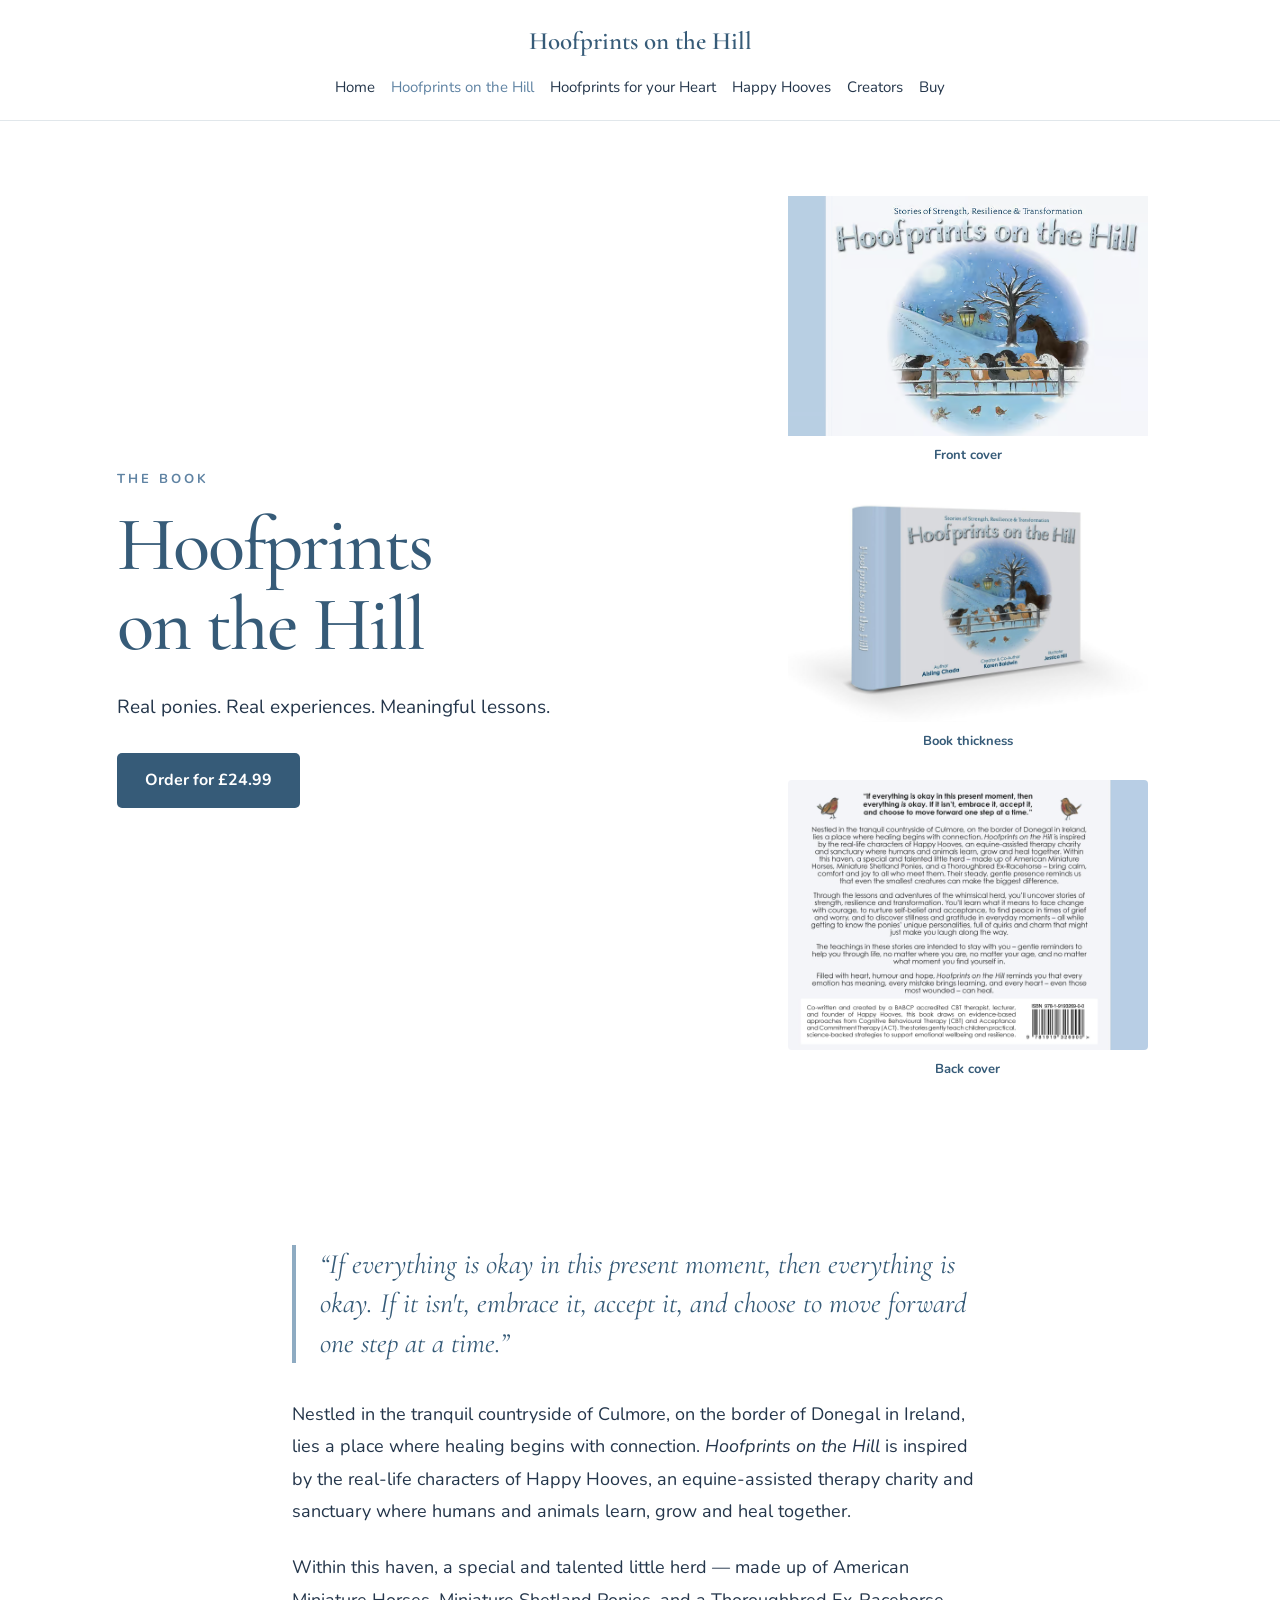
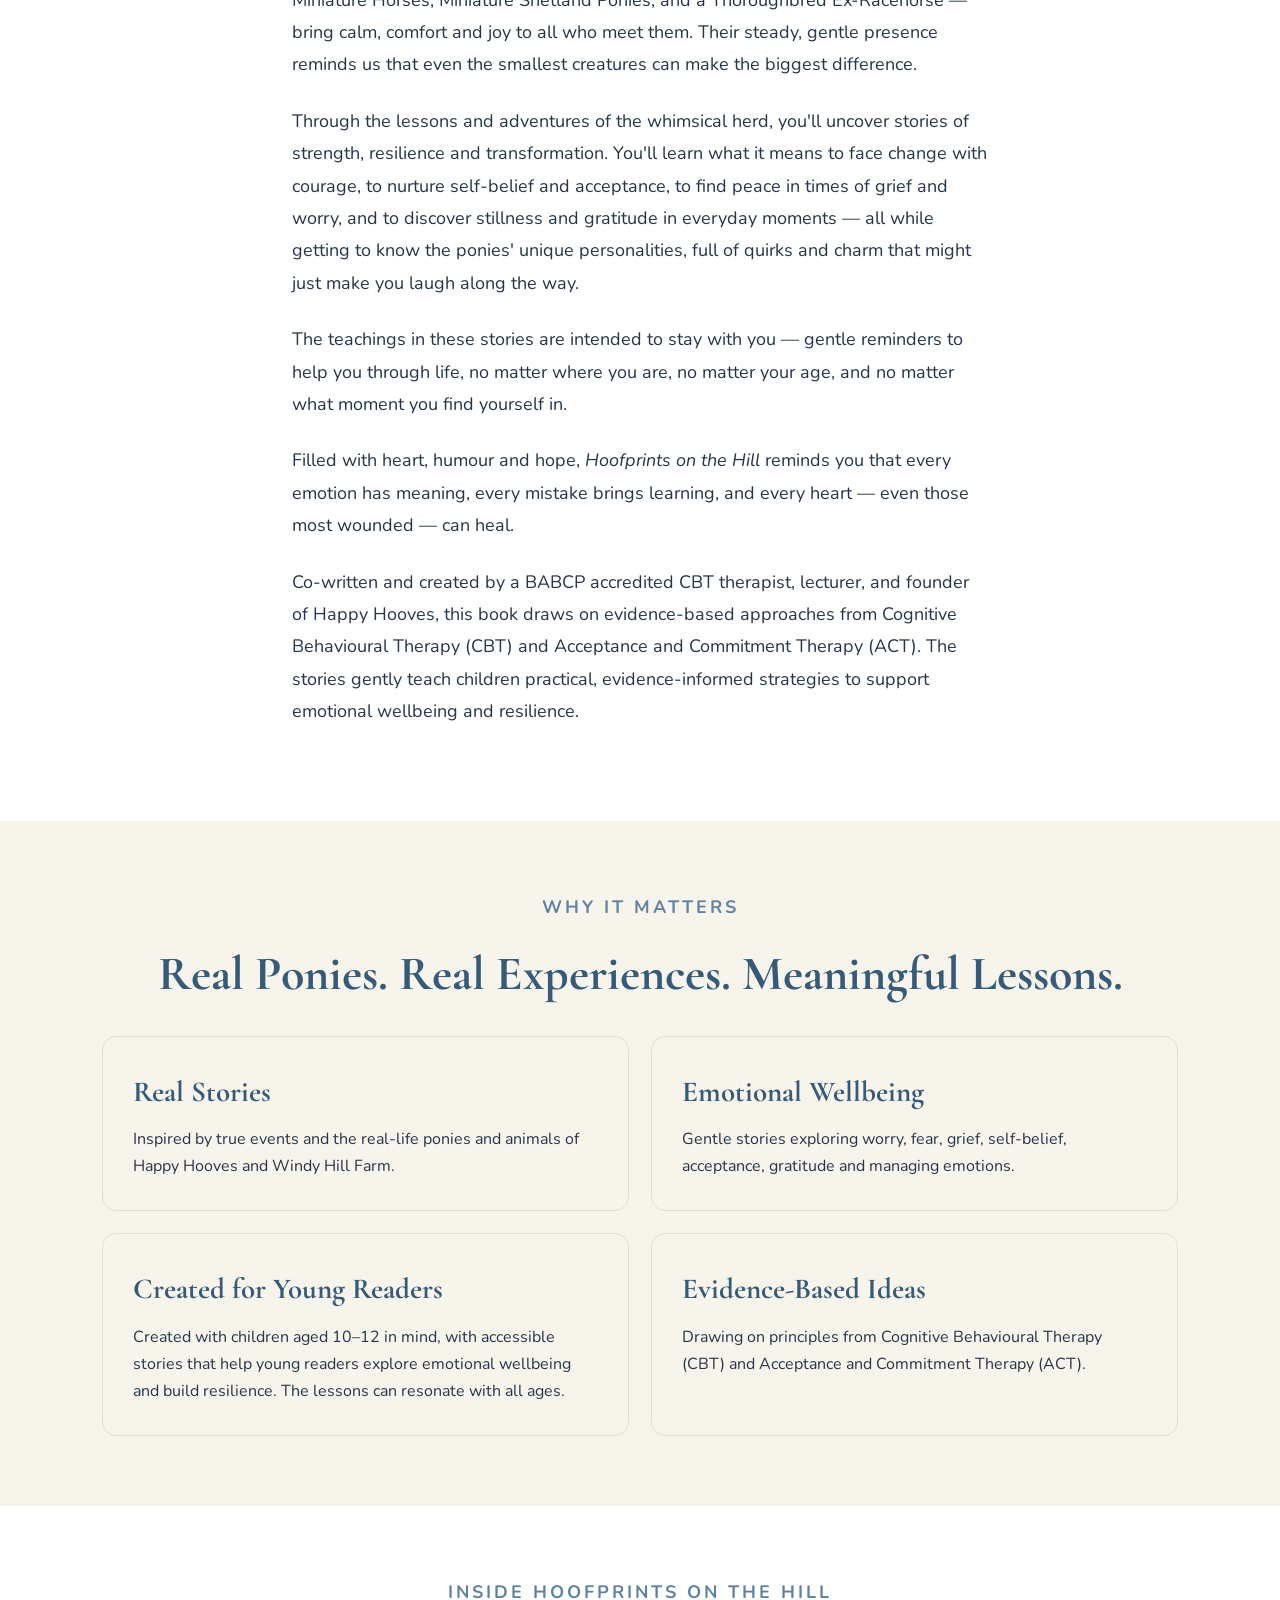
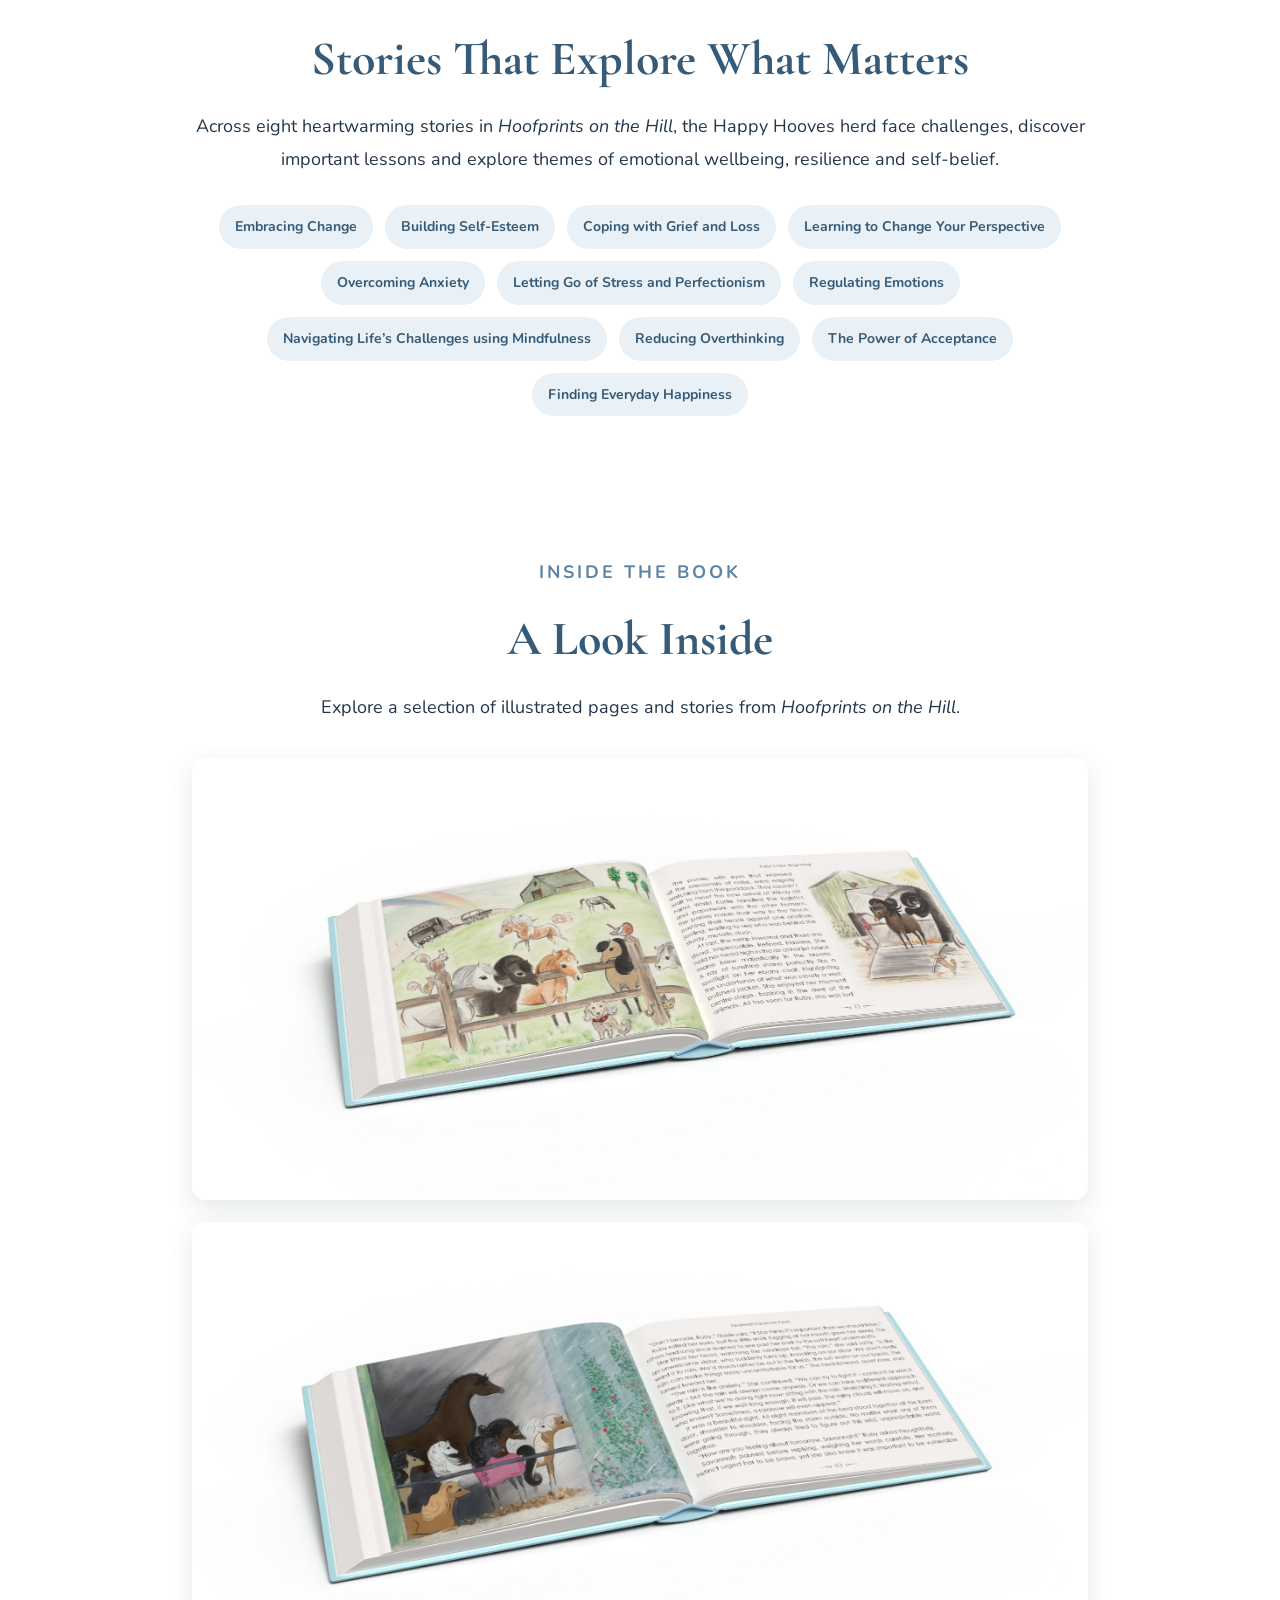
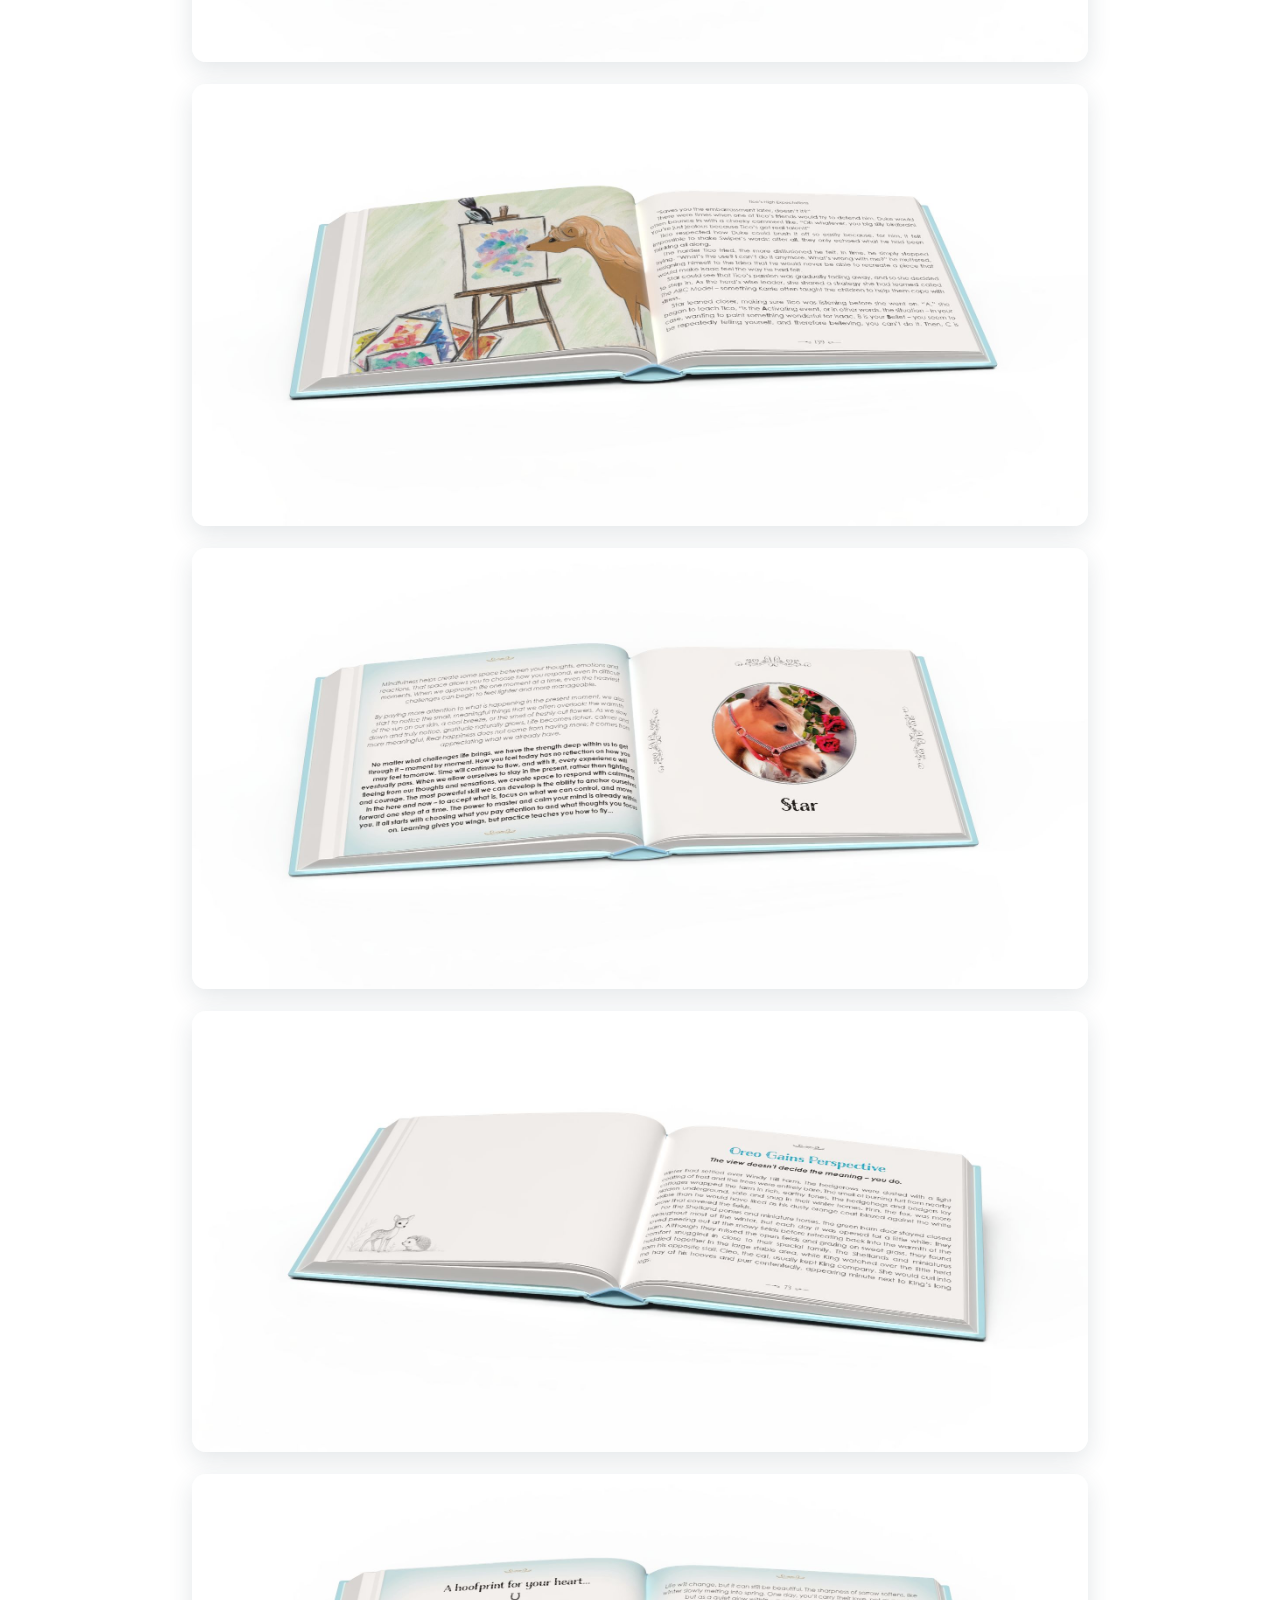
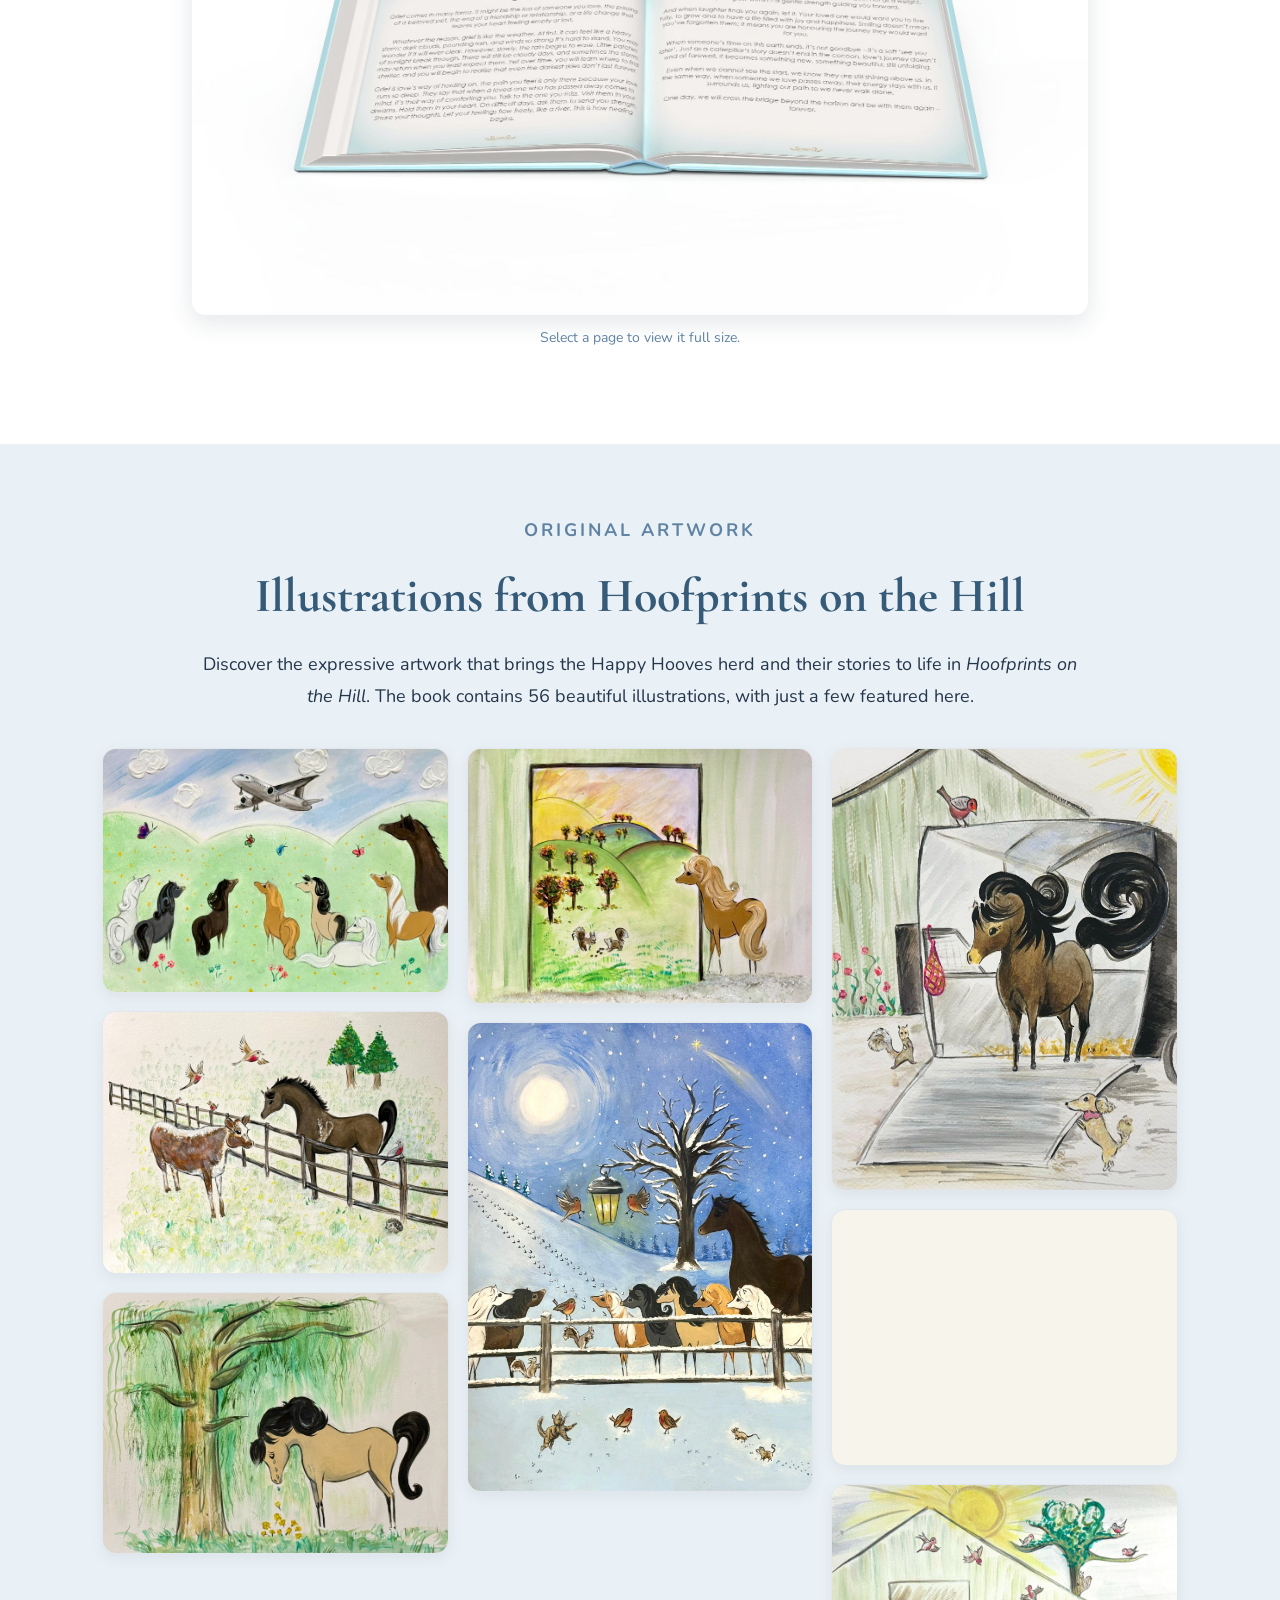
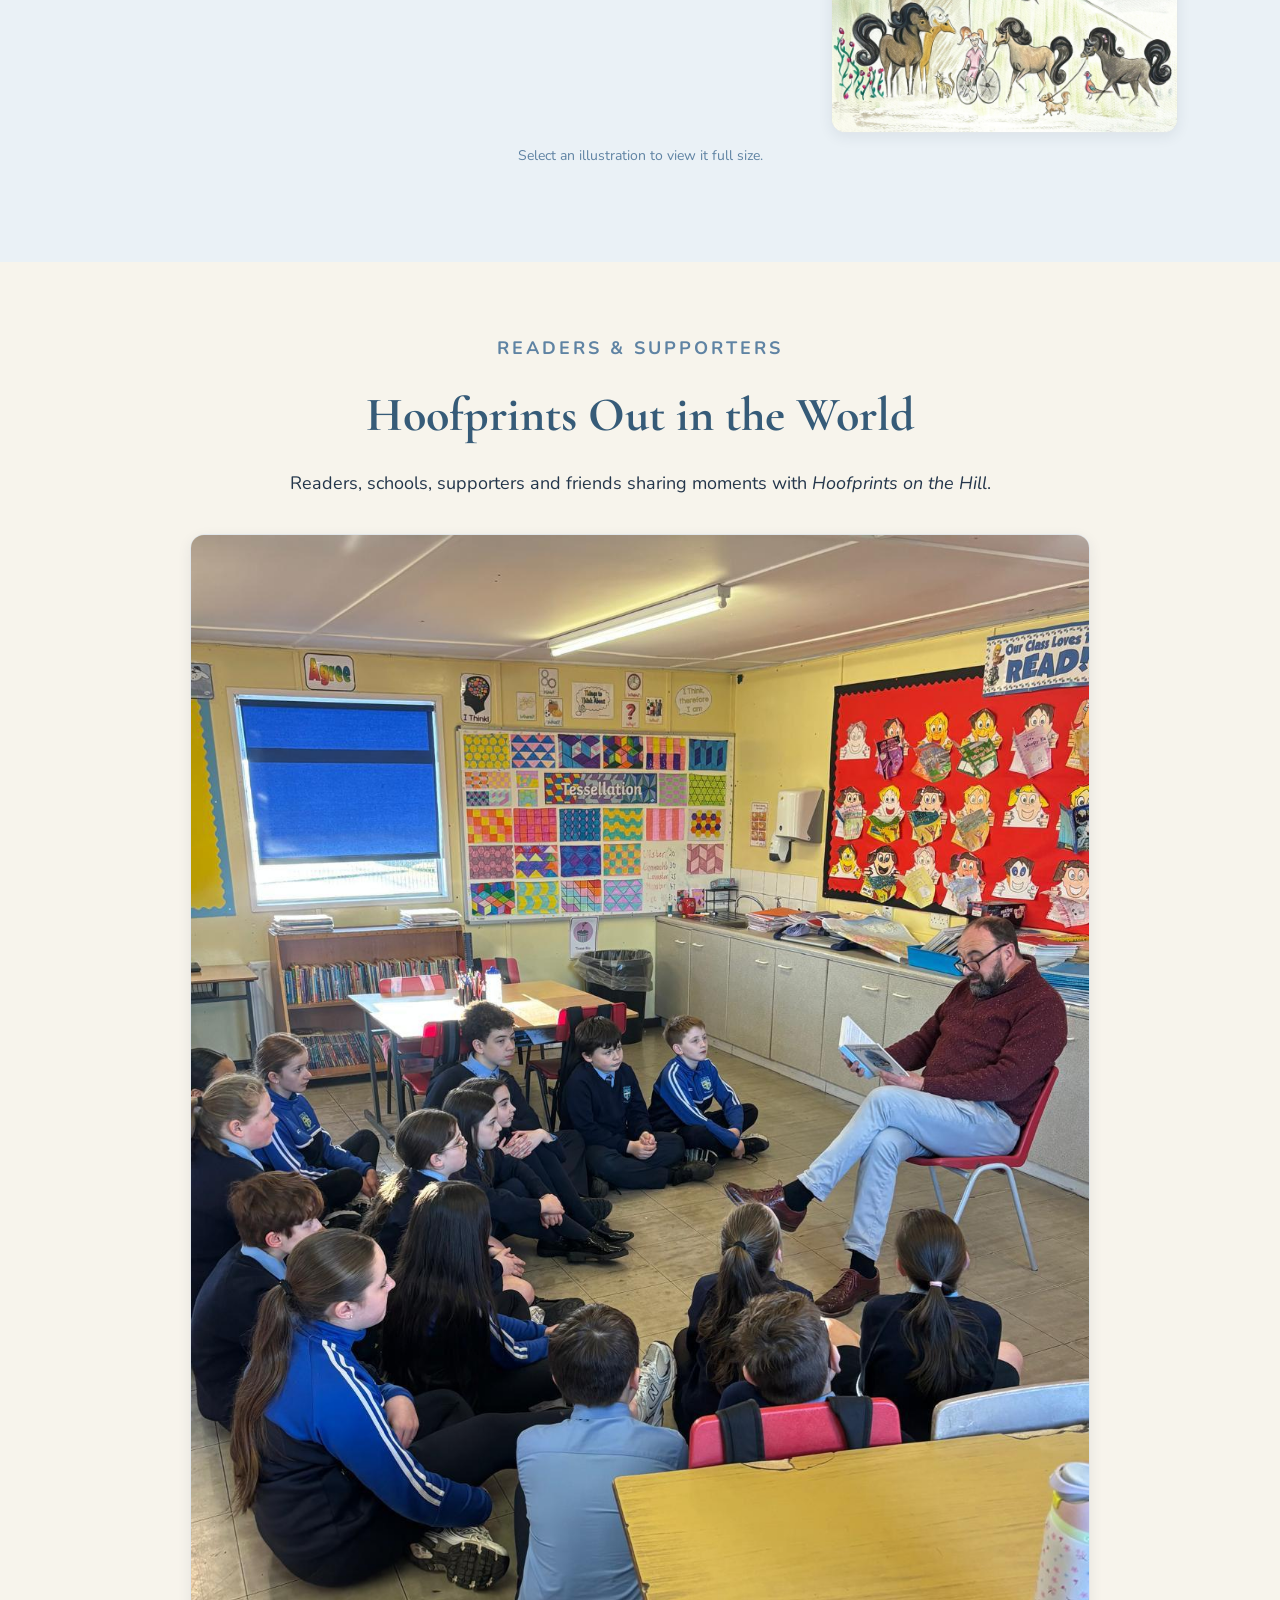
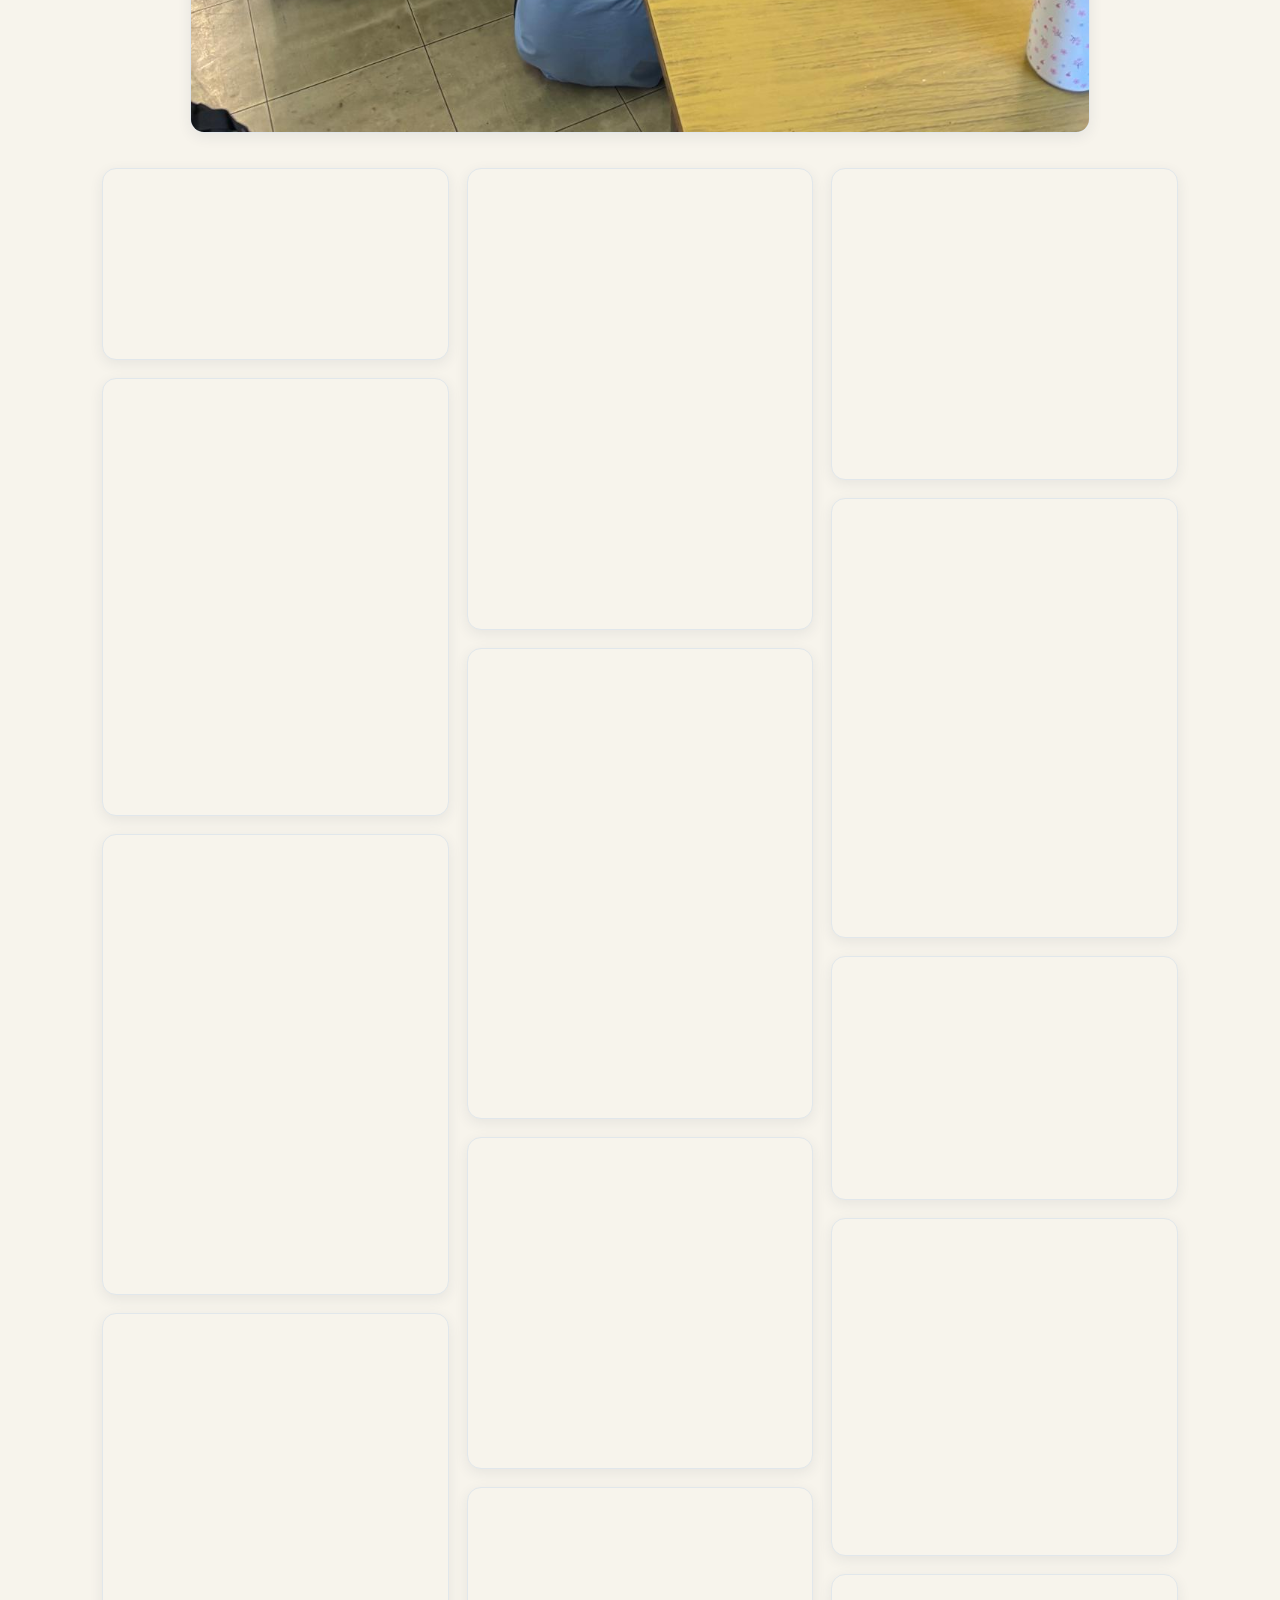
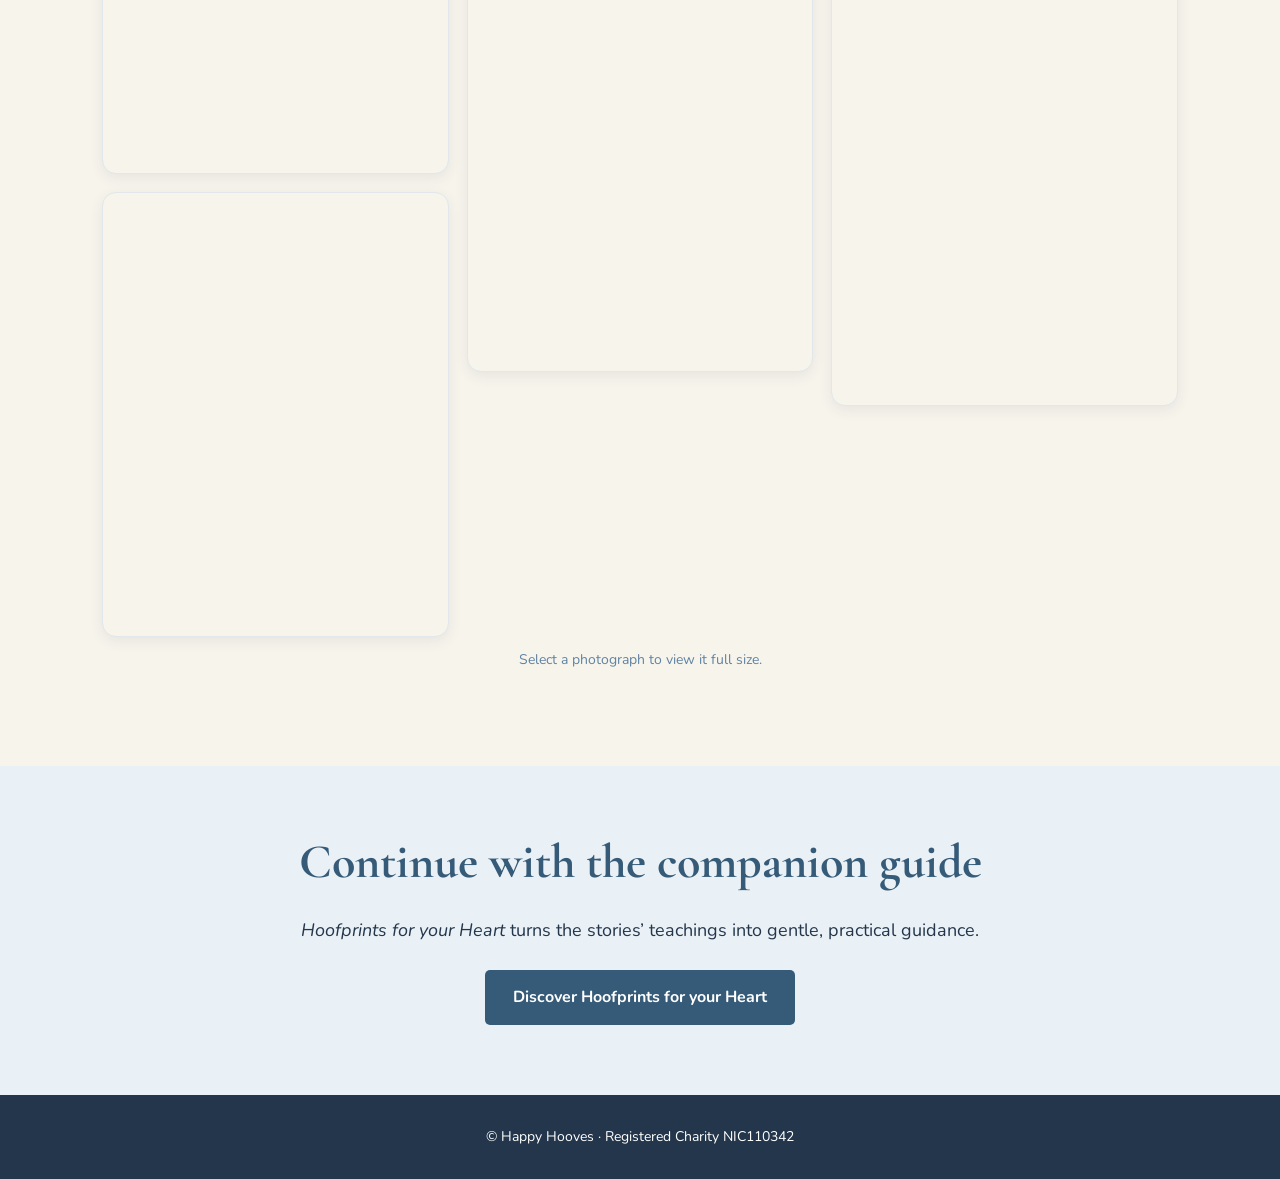
<file: the-book.html>
<!DOCTYPE html><html lang="en"><head><meta charset="UTF-8"><meta name="viewport" content="width=device-width, initial-scale=1.0"><title>Hoofprints on the Hill</title><link rel="preconnect" href="https://fonts.googleapis.com"><link rel="preconnect" href="https://fonts.gstatic.com" crossorigin><link href="https://fonts.googleapis.com/css2?family=Cormorant+Garamond:wght@400;500;600&amp;family=Nunito:wght@400;600;700&amp;display=swap" rel="stylesheet"><link rel="stylesheet" href="styles.css"></head><body>
<header><nav><a class="logo" href="index.html">Hoofprints on the Hill</a><div class="nav-links"><a href="index.html">Home</a><a href="the-book.html" aria-current="page">Hoofprints on the Hill</a><a href="heart.html">Hoofprints for your Heart</a><a href="happy-hooves.html">Happy Hooves</a><a href="creators.html">Creators</a><a href="buy.html">Buy</a></div></nav></header><main>
<section class="hero"><div class="hero-text"><p class="eyebrow">The Book</p><h1>Hoofprints<br>on the Hill</h1><p class="subtitle">Real ponies. Real experiences. Meaningful lessons.</p><a href="buy.html" class="button">Order for £24.99</a></div><div class="book-cover-showcase"><a href="book-cover.jpg" target="_blank"><img src="book-cover.jpg" alt="Front cover of Hoofprints on the Hill" class="book-cover-image">Front cover</a><a href="book-thickness.jpg" target="_blank"><img src="book-thickness.jpg" alt="Hoofprints on the Hill book showing its cover and spine" class="book-cover-image">Book thickness</a><a href="book-back.jpg" target="_blank"><img src="book-back.jpg" alt="Back cover of Hoofprints on the Hill" class="book-back-image">Back cover</a></div></section>
<section class="section"><p class="book-quote">“If everything is okay in this present moment, then everything is okay. If it isn't, embrace it, accept it, and choose to move forward one step at a time.”</p><p>Nestled in the tranquil countryside of Culmore, on the border of Donegal in Ireland, lies a place where healing begins with connection. <em>Hoofprints on the Hill</em> is inspired by the real-life characters of Happy Hooves, an equine-assisted therapy charity and sanctuary where humans and animals learn, grow and heal together.</p><p>Within this haven, a special and talented little herd — made up of American Miniature Horses, Miniature Shetland Ponies, and a Thoroughbred Ex-Racehorse — bring calm, comfort and joy to all who meet them. Their steady, gentle presence reminds us that even the smallest creatures can make the biggest difference.</p><p>Through the lessons and adventures of the whimsical herd, you'll uncover stories of strength, resilience and transformation. You'll learn what it means to face change with courage, to nurture self-belief and acceptance, to find peace in times of grief and worry, and to discover stillness and gratitude in everyday moments — all while getting to know the ponies' unique personalities, full of quirks and charm that might just make you laugh along the way.</p><p>The teachings in these stories are intended to stay with you — gentle reminders to help you through life, no matter where you are, no matter your age, and no matter what moment you find yourself in.</p><p>Filled with heart, humour and hope, <em>Hoofprints on the Hill</em> reminds you that every emotion has meaning, every mistake brings learning, and every heart — even those most wounded — can heal.</p><p>Co-written and created by a BABCP accredited CBT therapist, lecturer, and founder of Happy Hooves, this book draws on evidence-based approaches from Cognitive Behavioural Therapy (CBT) and Acceptance and Commitment Therapy (ACT). The stories gently teach children practical, evidence-informed strategies to support emotional wellbeing and resilience.</p></section>
<section class="section section-wide centered tinted"><p class="eyebrow">Why It Matters</p><h2>Real Ponies. Real Experiences. Meaningful Lessons.</h2><div class="story-grid"><article class="story-card"><h3>Real Stories</h3><p>Inspired by true events and the real-life ponies and animals of Happy Hooves and Windy Hill Farm.</p></article><article class="story-card"><h3>Emotional Wellbeing</h3><p>Gentle stories exploring worry, fear, grief, self-belief, acceptance, gratitude and managing emotions.</p></article><article class="story-card"><h3>Created for Young Readers</h3><p>Created with children aged 10–12 in mind, with accessible stories that help young readers explore emotional wellbeing and build resilience. The lessons can resonate with all ages.</p></article><article class="story-card"><h3>Evidence-Based Ideas</h3><p>Drawing on principles from Cognitive Behavioural Therapy (CBT) and Acceptance and Commitment Therapy (ACT).</p></article></div></section>
<section class="section section-wide centered"><p class="eyebrow">Inside Hoofprints on the Hill</p><h2>Stories That Explore What Matters</h2><p>Across eight heartwarming stories in <em>Hoofprints on the Hill</em>, the Happy Hooves herd face challenges, discover important lessons and explore themes of emotional wellbeing, resilience and self-belief.</p><div class="themes-grid"><span>Embracing Change</span><span>Building Self-Esteem</span><span>Coping with Grief and Loss</span><span>Learning to Change Your Perspective</span><span>Overcoming Anxiety</span><span>Letting Go of Stress and Perfectionism</span><span>Regulating Emotions</span><span>Navigating Life’s Challenges using Mindfulness</span><span>Reducing Overthinking</span><span>The Power of Acceptance</span><span>Finding Everyday Happiness</span></div></section>
<section class="section section-wide centered"><p class="eyebrow">Inside the Book</p><h2>A Look Inside</h2><p>Explore a selection of illustrated pages and stories from <em>Hoofprints on the Hill</em>.</p><div class="inside-gallery"><a href="gallery/book/inside-01.jpeg" target="_blank"><img src="gallery/book/inside-01.jpeg" alt="An open Hoofprints on the Hill spread from Rudy’s New Beginning" loading="lazy" decoding="async"></a><a href="gallery/book/inside-02.jpeg" target="_blank"><img src="gallery/book/inside-02.jpeg" alt="An open Hoofprints on the Hill spread showing the herd sheltering from rain" loading="lazy" decoding="async"></a><a href="gallery/book/inside-03.jpeg" target="_blank"><img src="gallery/book/inside-03.jpeg" alt="An open Hoofprints on the Hill spread showing Tico painting at an easel" loading="lazy" decoding="async"></a><a href="gallery/book/inside-04.jpeg" target="_blank"><img src="gallery/book/inside-04.jpeg" alt="An open Hoofprints on the Hill wellbeing spread featuring Star" loading="lazy" decoding="async"></a><a href="gallery/book/inside-05.jpeg" target="_blank"><img src="gallery/book/inside-05.jpeg" alt="The opening spread of Oreo Gains Perspective" loading="lazy" decoding="async"></a><a href="gallery/book/inside-06.jpeg" target="_blank"><img src="gallery/book/inside-06.jpeg" alt="An open Hoofprints on the Hill guidance spread about grief and healing" loading="lazy" decoding="async"></a></div><p class="gallery-note">Select a page to view it full size.</p></section><section class="section section-wide centered blue-tinted"><p class="eyebrow">Original Artwork</p><h2>Illustrations from Hoofprints on the Hill</h2><p>Discover the expressive artwork that brings the Happy Hooves herd and their stories to life in <em>Hoofprints on the Hill</em>. The book contains 56 beautiful illustrations, with just a few featured here.</p><div class="photo-gallery"><a href="gallery/book/illustration-01.jpeg" target="_blank"><img src="gallery/book/illustration-01.jpeg" alt="The Happy Hooves herd watching an aeroplane fly overhead" loading="lazy" decoding="async"></a><a href="gallery/book/illustration-02.jpeg" target="_blank"><img src="gallery/book/illustration-02.jpeg" alt="A horse meeting a cow beside a country fence" loading="lazy" decoding="async"></a><a href="gallery/book/illustration-03.jpeg" target="_blank"><img src="gallery/book/illustration-03.jpeg" alt="A tearful pony standing beneath a willow tree" loading="lazy" decoding="async"></a><a href="gallery/book/illustration-04.jpeg" target="_blank"><img src="gallery/book/illustration-04.jpeg" alt="A pony looking through a doorway towards rolling green hills" loading="lazy" decoding="async"></a><a href="gallery/book/illustration-05.jpeg" target="_blank"><img src="gallery/book/illustration-05.jpeg" alt="The Happy Hooves herd gathered together on a snowy night" loading="lazy" decoding="async"></a><a href="gallery/book/illustration-06.jpeg" target="_blank"><img src="gallery/book/illustration-06.jpeg" alt="A pony standing at the entrance of a horse trailer" loading="lazy" decoding="async"></a><a href="gallery/book/illustration-07.jpeg" target="_blank"><img src="gallery/book/illustration-07.jpeg" alt="A chestnut pony moving around a paddock" loading="lazy" decoding="async"></a><a href="gallery/book/illustration-08.jpeg" target="_blank"><img src="gallery/book/illustration-08.jpeg" alt="Ponies, birds and other animals gathered at the barn with a visitor" loading="lazy" decoding="async"></a></div><p class="gallery-note">Select an illustration to view it full size.</p></section><section class="section section-wide centered tinted"><p class="eyebrow">Readers &amp; Supporters</p><h2>Hoofprints Out in the World</h2><p>Readers, schools, supporters and friends sharing moments with <em>Hoofprints on the Hill</em>.</p><a class="featured-gallery-photo" href="gallery/readers/reader-11.jpeg" target="_blank"><img src="gallery/readers/reader-11.jpeg" alt="A classroom listening to Hoofprints on the Hill" loading="lazy" decoding="async"></a><div class="photo-gallery"><a href="gallery/readers/reader-01.jpeg" target="_blank"><img src="gallery/readers/reader-01.jpeg" alt="School pupils proudly holding copies of Hoofprints on the Hill" loading="lazy" decoding="async"></a><a href="gallery/readers/reader-02.jpeg" target="_blank"><img src="gallery/readers/reader-02.jpeg" alt="Two generations reading Hoofprints on the Hill together" loading="lazy" decoding="async"></a><a href="gallery/readers/reader-03.jpeg" target="_blank"><img src="gallery/readers/reader-03.jpeg" alt="A young reader enjoying Hoofprints on the Hill" loading="lazy" decoding="async"></a><a href="gallery/readers/reader-04.jpeg" target="_blank"><img src="gallery/readers/reader-04.jpeg" alt="Young readers beside a Hoofprints on the Hill display" loading="lazy" decoding="async"></a><a href="gallery/readers/reader-05.jpeg" target="_blank"><img src="gallery/readers/reader-05.jpeg" alt="A reader sharing Hoofprints on the Hill with a miniature pony" loading="lazy" decoding="async"></a><a href="gallery/readers/reader-06.jpeg" target="_blank"><img src="gallery/readers/reader-06.jpeg" alt="Copies of Hoofprints on the Hill displayed with a Happy Hooves rosette" loading="lazy" decoding="async"></a><a href="gallery/readers/reader-07.jpeg" target="_blank"><img src="gallery/readers/reader-07.jpeg" alt="A supporter presenting a copy of Hoofprints on the Hill to a young reader" loading="lazy" decoding="async"></a><a href="gallery/readers/reader-08.jpeg" target="_blank"><img src="gallery/readers/reader-08.jpeg" alt="School pupils reading together in the classroom" loading="lazy" decoding="async"></a><a href="gallery/readers/reader-09.jpeg" target="_blank"><img src="gallery/readers/reader-09.jpeg" alt="A smiling pupil holding Hoofprints on the Hill" loading="lazy" decoding="async"></a><a href="gallery/readers/reader-10.jpeg" target="_blank"><img src="gallery/readers/reader-10.jpeg" alt="A copy of Hoofprints on the Hill being shared with a young reader" loading="lazy" decoding="async"></a><a href="gallery/readers/reader-12.jpg" target="_blank"><img src="gallery/readers/reader-12.jpg" alt="Two young readers with their copy of Hoofprints on the Hill" loading="lazy" decoding="async"></a><a href="gallery/readers/reader-13.jpg" target="_blank"><img src="gallery/readers/reader-13.jpg" alt="A reader holding Hoofprints on the Hill between two miniature ponies" loading="lazy" decoding="async"></a><a href="gallery/readers/reader-14.jpg" target="_blank"><img src="gallery/readers/reader-14.jpg" alt="An older reader enjoying Hoofprints on the Hill" loading="lazy" decoding="async"></a><a href="gallery/readers/reader-15-sydney.jpg" target="_blank"><img src="gallery/readers/reader-15-sydney.jpg" alt="Hoofprints on the Hill pictured at the Sydney Opera House and Harbour Bridge" loading="lazy" decoding="async"></a></div><p class="gallery-note">Select a photograph to view it full size.</p></section>
<section class="section cta"><h2>Continue with the companion guide</h2><p><em>Hoofprints for your Heart</em> turns the stories’ teachings into gentle, practical guidance.</p><a href="heart.html" class="button">Discover Hoofprints for your Heart</a></section></main><footer><p>© Happy Hooves · Registered Charity NIC110342</p></footer></body></html>
</file>
<file: styles.css>
:root {
    --ink: #24364b;
    --blue: #365b78;
    --blue-light: #5f83a3;
    --mist: #eaf1f6;
    --cream: #f7f4ec;
    --sand: #d8c8b2;
    --navy: #294b66;
}

* { box-sizing: border-box; margin: 0; padding: 0; }

body {
    font-family: 'Nunito', sans-serif;
    color: var(--ink);
    background: #fff;
    line-height: 1.7;
}

header { background: #fff; padding: 20px 8%; border-bottom: 1px solid #e1e7eb; }
nav { display: flex; flex-direction: column; align-items: center; gap: 12px; max-width: 1200px; margin: auto; }
.logo { font-family: 'Cormorant Garamond', serif; font-size: 25px; font-weight: 600; color: var(--blue); text-decoration: none; white-space: nowrap; }
.nav-links { display: flex; align-items: center; justify-content: center; flex-wrap: wrap; gap: 8px 16px; width: 100%; }
nav a { color: var(--ink); text-decoration: none; font-size: 15px; }
nav a:hover, nav a[aria-current="page"] { color: var(--blue-light); }

.hero { display: flex; align-items: center; justify-content: space-between; gap: 70px; max-width: 1250px; margin: auto; padding: 75px 8% 65px; }
.hero-text { flex: 1; }
.eyebrow { text-transform: uppercase; letter-spacing: 3px; font-size: 13px; margin-bottom: 15px; color: var(--blue-light); font-weight: 700; }
h1, h2, h3 { font-family: 'Cormorant Garamond', serif; color: var(--blue); }
h1 { font-size: clamp(52px, 6vw, 78px); line-height: 1.05; margin-bottom: 25px; font-weight: 500; letter-spacing: -2px; }
.subtitle { font-size: 19px; max-width: 600px; margin-bottom: 30px; line-height: 1.7; }
.button { display: inline-block; border: 0; background: var(--blue); color: #fff; padding: 14px 28px; border-radius: 5px; text-decoration: none; font: inherit; font-weight: 700; cursor: pointer; }
.paypal-button { display: inline-block; margin-top: 18px; padding: 13px 24px; border-radius: 5px; background: #0070ba; color: #fff; font-weight: 700; text-decoration: none; }
.paypal-button.pending { opacity: .55; cursor: not-allowed; }
.button:hover { background: var(--navy); }
.button-light { background: #fff; color: var(--blue); }
.button-light:hover { background: var(--cream); }

.section { max-width: 900px; margin: auto; padding: 70px 8%; }
.section-wide { max-width: 1100px; }
.section h2 { font-size: 48px; line-height: 1.1; margin-bottom: 25px; }
.section h3 { font-size: 29px; margin-bottom: 10px; }
.section p { font-size: 18px; line-height: 1.8; margin-bottom: 24px; }
.page-intro { text-align: center; padding-bottom: 30px; }
.page-intro .subtitle { margin-left: auto; margin-right: auto; }
.tinted { background: var(--cream); max-width: none; }
.blue-tinted { background: var(--mist); max-width: none; }

.book-cover-image, .companion-book-image { width: 100%; max-width: 360px; height: auto; display: block; flex-shrink: 0; }
.book-cover-image { box-shadow: none; }
.companion-book-image { border-radius: 14px; }
.book-cover-showcase { display: flex; flex-direction: column; align-items: center; gap: 28px; width: min(100%, 390px); flex-shrink: 0; }
.book-cover-showcase a { display: block; color: var(--blue); text-decoration: none; font-size: 13px; font-weight: 700; text-align: center; }
.book-cover-showcase .book-cover-image { max-width: 360px; margin-bottom: 8px; }
.book-back-image { display: block; width: 100%; max-width: 360px; height: auto; margin-bottom: 8px; border-radius: 4px; box-shadow: none; }
.book-quote { font-family: 'Cormorant Garamond', serif; font-size: 28px !important; line-height: 1.4 !important; color: var(--blue); font-style: italic; border-left: 4px solid #8eabc2; padding-left: 24px; margin: 30px 0 35px !important; }

.story-grid, .press-grid, .book-options { display: grid; grid-template-columns: repeat(2, 1fr); gap: 22px; margin: 35px auto 0; }
.story-card, .press-card, .book-option { background: var(--cream); padding: 30px; border: 1px solid #e4ded4; border-radius: 14px; text-align: left; }
.story-card p, .book-option p { font-size: 16px; line-height: 1.7; margin-bottom: 0; }
.home-photo-grid { display: grid; grid-template-columns: repeat(3, 1fr); gap: 22px; margin-top: 35px; }
.home-photo-card { position: relative; display: block; min-height: 300px; overflow: hidden; border-radius: 14px; color: #fff; text-decoration: none; box-shadow: 0 8px 25px rgba(36,54,75,.12); }
.home-photo-card img { width: 100%; height: 100%; min-height: 300px; display: block; object-fit: cover; transition: transform .3s ease; }
.home-photo-card::after { content: ""; position: absolute; inset: 45% 0 0; background: linear-gradient(transparent, rgba(20,38,54,.88)); }
.home-photo-card span { position: absolute; z-index: 1; left: 22px; right: 22px; bottom: 20px; font-family: 'Cormorant Garamond', serif; font-size: 28px; font-weight: 600; line-height: 1.1; text-align: left; }
.home-photo-card:hover img { transform: scale(1.035); }
.home-mix-grid { display: grid; grid-template-columns: repeat(3, minmax(0, 1fr)); gap: 18px; margin-top: 35px; }
.home-mix-card { overflow: hidden; border-radius: 14px; background: #fff; box-shadow: 0 8px 25px rgba(36,54,75,.10); border: 1px solid #e7edf0; }
.home-mix-card img, .home-mix-card video { display: block; width: 100%; height: 260px; object-fit: cover; background: #e7edf2; }
.home-mix-card video { aspect-ratio: auto; }
.themes-grid { display: flex; flex-wrap: wrap; justify-content: center; gap: 12px; margin-top: 30px; }
.themes-grid span { background: var(--mist); color: var(--blue); padding: 10px 16px; border-radius: 30px; font-size: 14px; font-weight: 700; }
.photo-gallery { columns: 3 260px; column-gap: 18px; margin-top: 35px; }
.featured-gallery-photo { display: block; max-width: 900px; margin: 35px auto 18px; border: 1px solid #e1e7eb; border-radius: 14px; overflow: hidden; box-shadow: 0 4px 14px rgba(36,54,75,.08); }
.featured-gallery-photo a { display: block; }
.featured-gallery-photo img { display: block; width: 100%; height: auto; }
.final-gallery-pair { display: grid; grid-template-columns: repeat(2, minmax(0, 1fr)); align-items: start; gap: 18px; max-width: 1100px; margin: 18px auto; }
.final-gallery-pair .featured-gallery-photo { max-width: none; margin: 0; }
.photo-gallery a { display: block; break-inside: avoid; margin-bottom: 18px; border: 1px solid #e1e7eb; border-radius: 14px; overflow: hidden; background: var(--cream); box-shadow: 0 4px 14px rgba(36,54,75,.08); }
.photo-gallery a:focus-visible, .featured-gallery-photo:has(a:focus-visible) { outline: 3px solid var(--blue); outline-offset: 3px; }
.photo-gallery img { display: block; width: 100%; height: auto; transition: transform .25s ease; }
.photo-gallery a:hover img { transform: scale(1.025); }
.gallery-note { margin-top: 10px !important; color: var(--blue-light); font-size: 14px !important; }
.guide-editions { padding-top: 30px; }
.inside-gallery { display: grid; gap: 22px; max-width: 1000px; margin: 35px auto 0; }
.inside-gallery a { display: block; overflow: hidden; border-radius: 14px; background: #fff; box-shadow: 0 8px 25px rgba(36,54,75,.12); }
.inside-gallery img { display: block; width: 100%; height: auto; transition: transform .25s ease; }
.inside-gallery a:hover img { transform: scale(1.015); }

.happy-hooves-image, .creators-image { width: 100%; height: auto; display: block; margin: 30px auto 40px; border-radius: 14px; }
.happy-hooves-image { width: auto; max-width: min(100%, 850px); max-height: 620px; }
.about-copy { max-width: 760px; margin: auto; }
.about-happy-hooves p { max-width: 720px; }
.keep-together { white-space: nowrap; }
.about-happy-hooves .about-closing { max-width: 680px; margin-top: 34px; padding-top: 26px; border-top: 1px solid var(--sand); color: var(--blue); font-family: 'Cormorant Garamond', serif; font-size: 26px; font-weight: 600; line-height: 1.4; }
.facebook-link { display: inline-flex; align-items: center; gap: 10px; margin-top: 4px; padding: 12px 20px; border-radius: 6px; background: #1877f2; color: #fff; font-weight: 700; text-decoration: none; transition: background .2s ease, transform .2s ease; }
.facebook-link svg { width: 24px; height: 24px; fill: currentColor; flex: 0 0 auto; }
.facebook-link:hover { background: #1464cc; transform: translateY(-2px); }
.facebook-link:focus-visible { outline: 3px solid var(--blue); outline-offset: 3px; }
.media-section { max-width: none; }
.media-section .video-grid { max-width: 1100px; margin-left: auto; margin-right: auto; }
.centered { text-align: center; }
.centered p { max-width: 900px; margin-left: auto; margin-right: auto; }
.charity-registration { font-size: 14px !important; font-weight: 700; color: var(--blue-light); }
.outline-link { display: inline-block; margin-top: 10px; padding: 12px 22px; border: 1px solid var(--blue); border-radius: 5px; color: var(--blue); text-decoration: none; font-weight: 700; font-size: 14px; }
.outline-link:hover { background: var(--blue); color: #fff; }

.creator-grid { display: grid; grid-template-columns: repeat(3, 1fr); gap: 22px; max-width: 1050px; margin: 35px auto 0; }
.creator-card { background: #fff; padding: 30px 25px; border-radius: 14px; box-shadow: 0 8px 25px rgba(36,54,75,.08); }
.creator-photo { display: block; width: 170px; height: 170px; margin: 0 auto 24px; border-radius: 50%; object-fit: cover; object-position: center; border: 5px solid var(--mist); box-shadow: 0 5px 16px rgba(36,54,75,.14); }
.creators-image { max-width: 800px; box-shadow: 0 8px 25px rgba(36,54,75,.12); }
.creator-card p { margin-bottom: 0; }
.creator-role { color: var(--blue-light); font-weight: 700; font-size: 14px !important; text-transform: uppercase; letter-spacing: 1px; margin-bottom: 18px !important; }
.creator-bio { font-size: 15px !important; line-height: 1.7 !important; }
.press-card { display: block; text-decoration: none; color: var(--ink); transition: transform .2s ease; }
.press-card:hover { transform: translateY(-3px); }
.press-source { display: block; color: var(--blue-light); font-size: 13px; font-weight: 700; text-transform: uppercase; letter-spacing: 1.5px; margin-bottom: 10px; }
.press-read { color: var(--blue); font-size: 14px; font-weight: 700; }
.video-grid { display: grid; grid-template-columns: repeat(3, 1fr); gap: 22px; margin-top: 35px; text-align: left; }
.video-card { overflow: hidden; background: var(--cream); border: 1px solid #e4ded4; border-radius: 14px; }
.video-card video { display: block; width: 100%; aspect-ratio: 16 / 9; background: var(--ink); object-fit: contain; }
.video-card h3 { padding: 18px 20px; font-size: 25px; text-align: center; }
.video-card p { padding: 0 20px 20px; margin: 0; color: var(--blue-light); font-size: 14px; font-weight: 700; }
.video-placeholder { display: flex; align-items: center; justify-content: center; width: 100%; aspect-ratio: 16 / 9; background: linear-gradient(135deg, var(--mist), #dfeaf4); color: var(--blue); font-family: 'Cormorant Garamond', serif; font-size: clamp(24px, 3vw, 34px); font-weight: 600; text-align: center; padding: 18px; }
.video-placeholder span { display: inline-block; border: 1px solid rgba(54,91,120,.25); border-radius: 999px; padding: 10px 16px; background: rgba(255,255,255,.38); }
.horse-work-grid { display: flex; flex-wrap: wrap; justify-content: center; gap: 18px; margin-top: 24px; }
.horse-work-grid > .gallery-video-card, .horse-work-grid > .gallery-photo-card { flex: 0 0 calc((100% - 36px) / 3); min-width: 0; }
.gallery-photo-card { display: block; aspect-ratio: 4 / 3; overflow: hidden; border: 1px solid #e1e7eb; border-radius: 14px; box-shadow: 0 4px 14px rgba(36,54,75,.08); }
.gallery-photo-card img { display: block; width: 100%; height: 100%; object-fit: cover; }
.gallery-photo-card:focus-visible { outline: 3px solid var(--blue); outline-offset: 3px; }
.photo-gallery.continues-video-grid { margin-top: 18px; }
.gallery-video-card { background: #fff; border: 0; border-radius: 14px; overflow: hidden; box-shadow: 0 5px 18px rgba(36,54,75,.1); }
.gallery-video-card video { aspect-ratio: 4 / 3; object-fit: cover; background: #e7edf2; }
.gallery-video-card video::-webkit-media-controls-panel { background: rgba(12, 21, 31, 0.45); }
@media (max-width: 800px) {
    .horse-work-grid > .gallery-video-card, .horse-work-grid > .gallery-photo-card { flex-basis: calc((100% - 18px) / 2); }
}
@media (max-width: 520px) {
    .horse-work-grid > .gallery-video-card, .horse-work-grid > .gallery-photo-card { flex-basis: 100%; }
}

.buy { background: var(--navy); color: #fff; max-width: none; }
.buy h1, .buy h2, .buy h3 { color: #fff; }
.buy .eyebrow { color: var(--sand); }
.buy-inner { max-width: 1000px; margin: auto; padding: 70px 8%; }
.buy .book-options { grid-template-columns: repeat(2, 1fr); }
.buy .book-option { background: rgba(255,255,255,.08); border-color: rgba(255,255,255,.3); }
.buy .book-option p { margin-bottom: 14px; }
.charity-message { max-width: 650px; margin: 40px auto; padding: 25px 30px; border: 1px solid rgba(255,255,255,.35); border-radius: 14px; text-align: center; }
.charity-message p { font-size: 16px; line-height: 1.6; margin: 0; }
.postage { text-align: center; font-weight: 700; margin: 30px 0; }
.order-form { max-width: 650px; margin: 35px auto 0; text-align: left; }
.order-form label { display: block; margin: 18px 0 6px; font-weight: 700; }
.order-form input, .order-form select, .order-form textarea { width: 100%; padding: 12px 14px; border: 1px solid #b9c6d0; border-radius: 5px; background: #fff; color: var(--ink); font: inherit; }
.order-form textarea { resize: vertical; }
.order-form .button { margin-top: 24px; }

.cta { max-width: none; background: var(--mist); text-align: center; }
footer { background: var(--ink); color: #fff; text-align: center; padding: 30px; }
footer p { margin: 0; font-size: 14px; }

@media (max-width: 800px) {
    header { padding: 16px 6% 18px; }
    nav { gap: 10px; }
    .logo { display: block; text-align: center; margin-bottom: 2px; font-size: 24px; }
    .nav-links { display: grid; grid-template-columns: repeat(2, minmax(0, 1fr)); gap: 8px; }
    nav .nav-links a { padding: 7px 8px; min-width: 0; text-align: center; font-size: 11px; white-space: nowrap; border: 1px solid #edf1f3; border-radius: 999px; background: #f7f9fb; }
    .hero { flex-direction: column; text-align: center; gap: 38px; padding: 42px 6% 38px; }
    h1 { font-size: clamp(38px, 12vw, 54px); margin-bottom: 18px; letter-spacing: -1px; }
    .subtitle { margin-left: auto; margin-right: auto; font-size: 17px; }
    .section, .buy-inner { padding: 48px 6%; }
    .guide-editions { padding-top: 24px; }
    .section h2 { font-size: 34px; margin-bottom: 18px; }
    .section p { font-size: 16px; }
    .book-quote { font-size: 22px !important; padding-left: 18px; margin: 18px 0 24px !important; }
    .story-grid, .press-grid, .book-options, .buy .book-options, .creator-grid, .video-grid, .home-photo-grid, .home-mix-grid { grid-template-columns: 1fr; }
    .home-photo-card, .home-photo-card img { min-height: 240px; }
    .home-photo-card span { font-size: 22px; }
    .photo-gallery { columns: 1; gap: 12px; }
    .final-gallery-pair { grid-template-columns: 1fr; gap: 12px; }
    .photo-gallery a { margin-bottom: 12px; }
    .inside-gallery { gap: 14px; }
    .video-card h3 { font-size: 22px; }
    .home-mix-card img, .home-mix-card video { height: 220px; }
}

@media (max-width: 520px) {
    .nav-links { grid-template-columns: 1fr; }
    .logo { font-size: 22px; }
    nav .nav-links a { font-size: 10px; }
    .eyebrow { letter-spacing: 2px; font-size: 12px; }
    .section h2 { font-size: 30px; }
    .button { width: 100%; text-align: center; }
    .hero .button { width: auto; }
}
</file>
